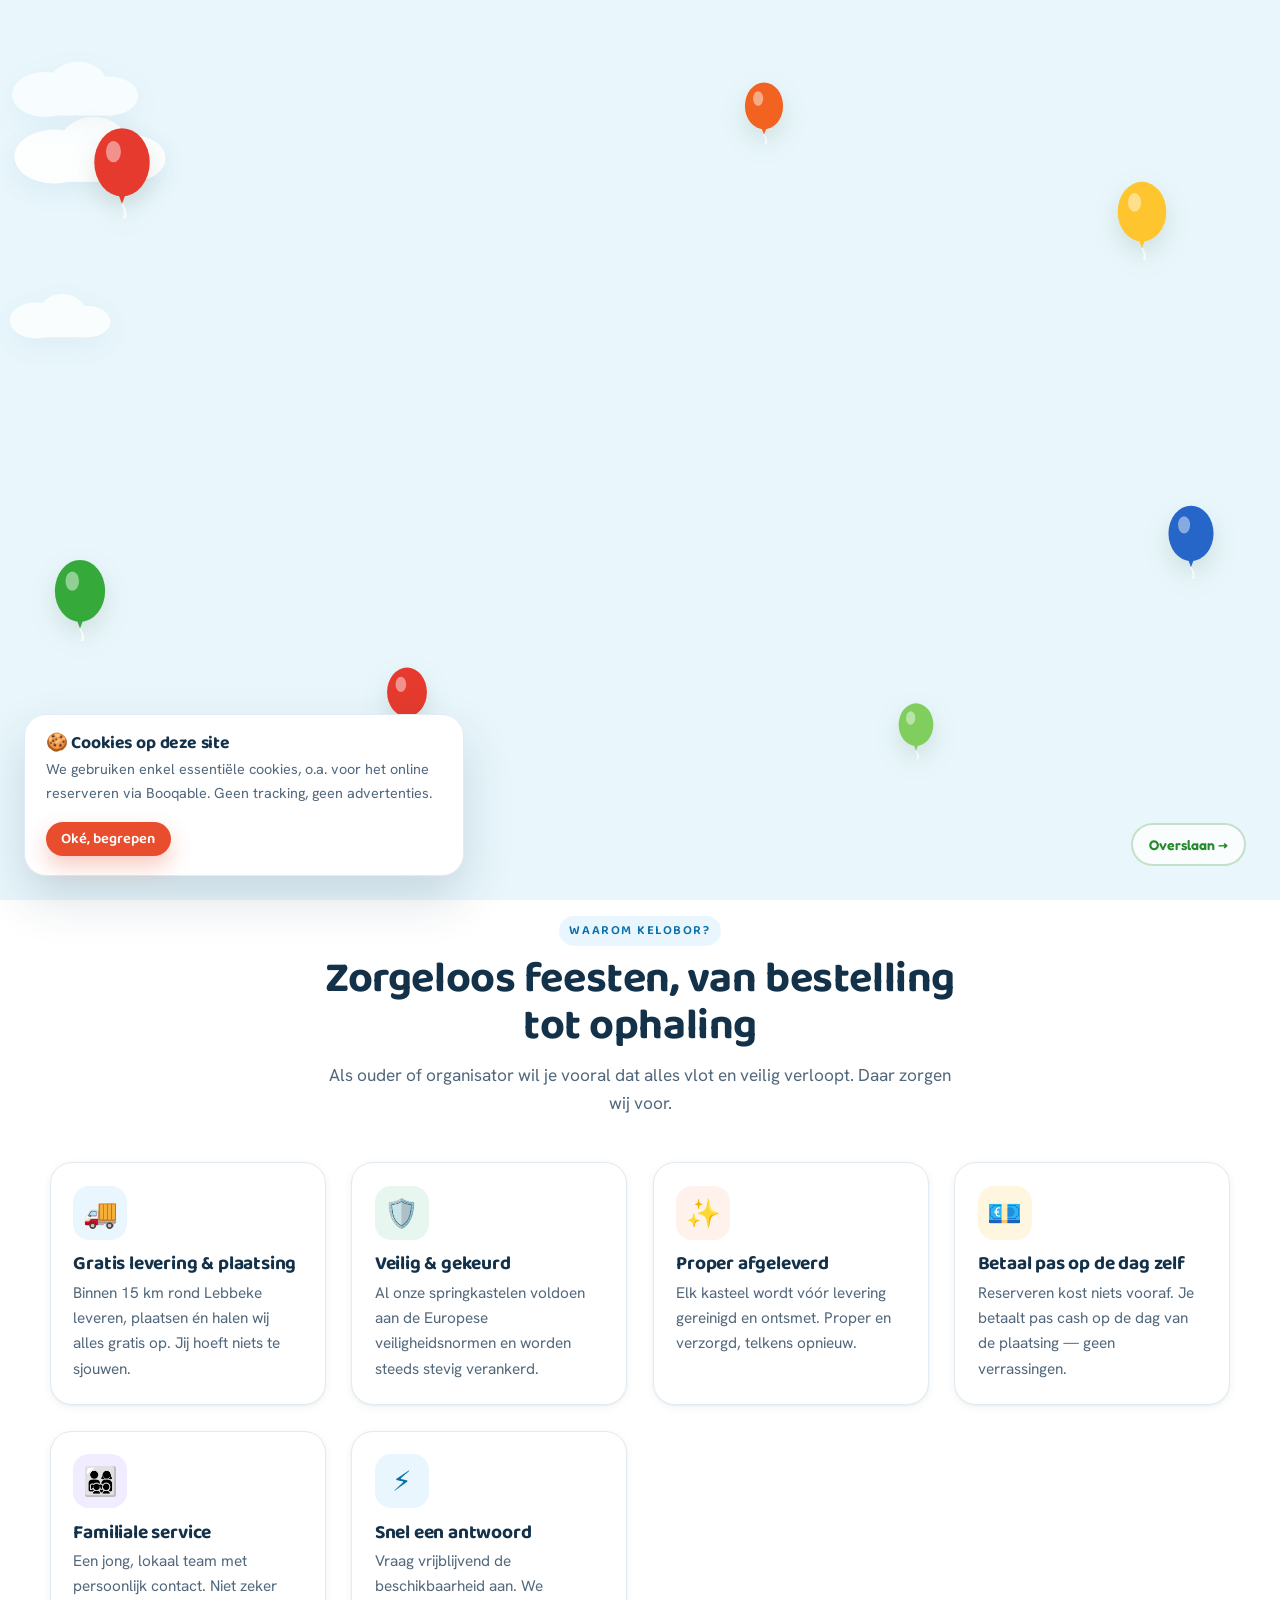
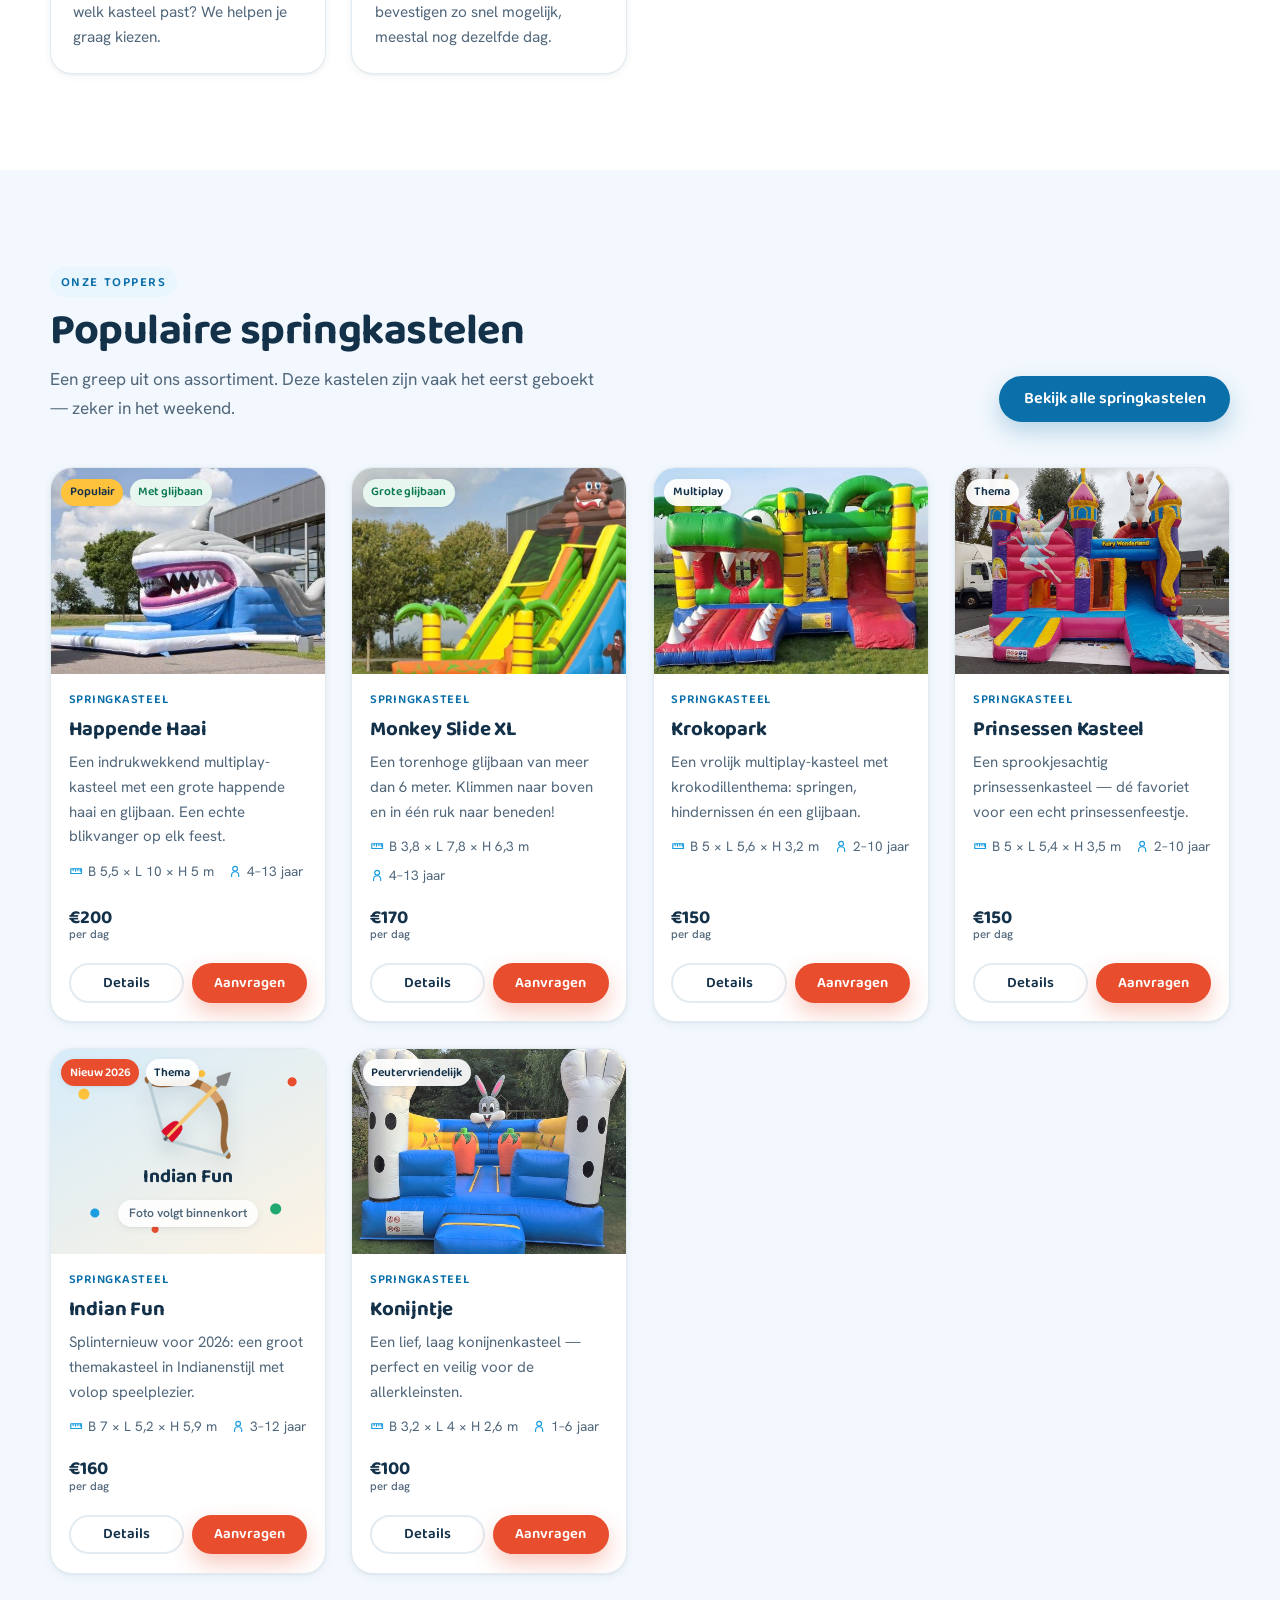
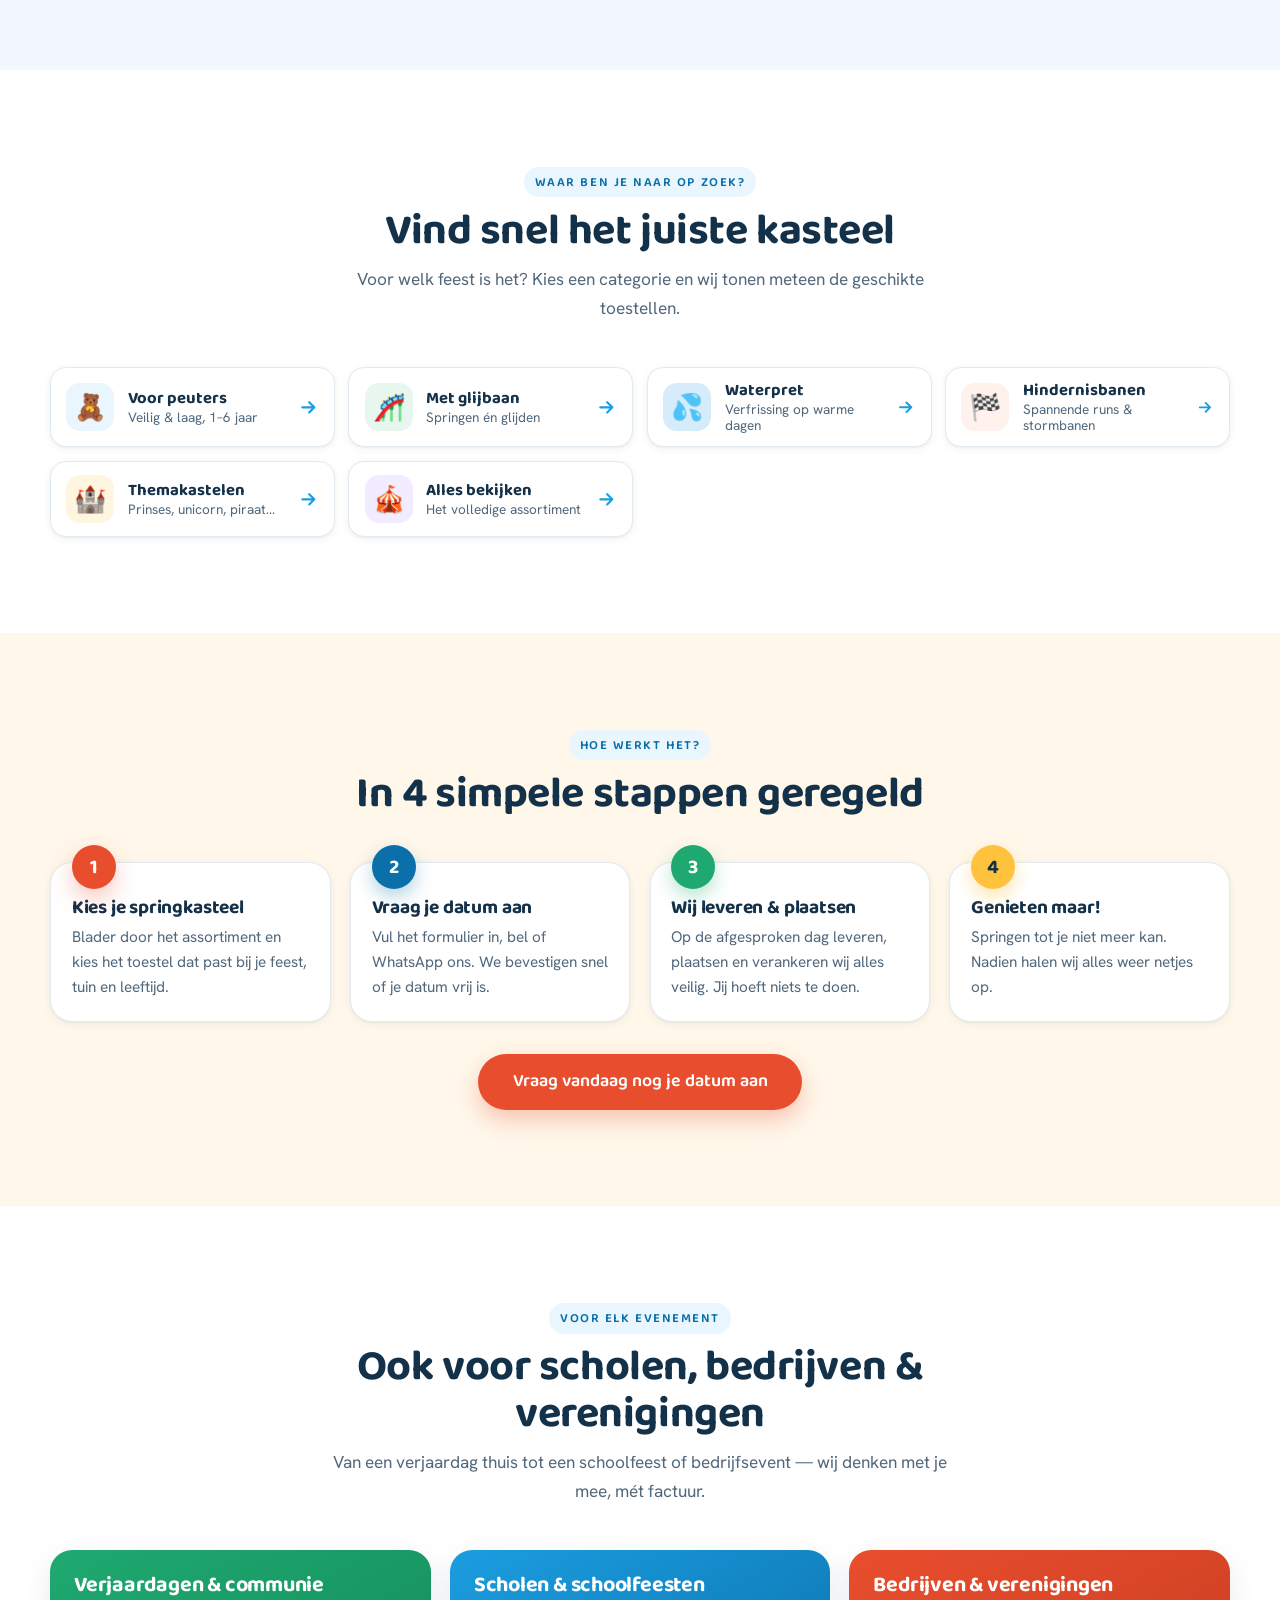
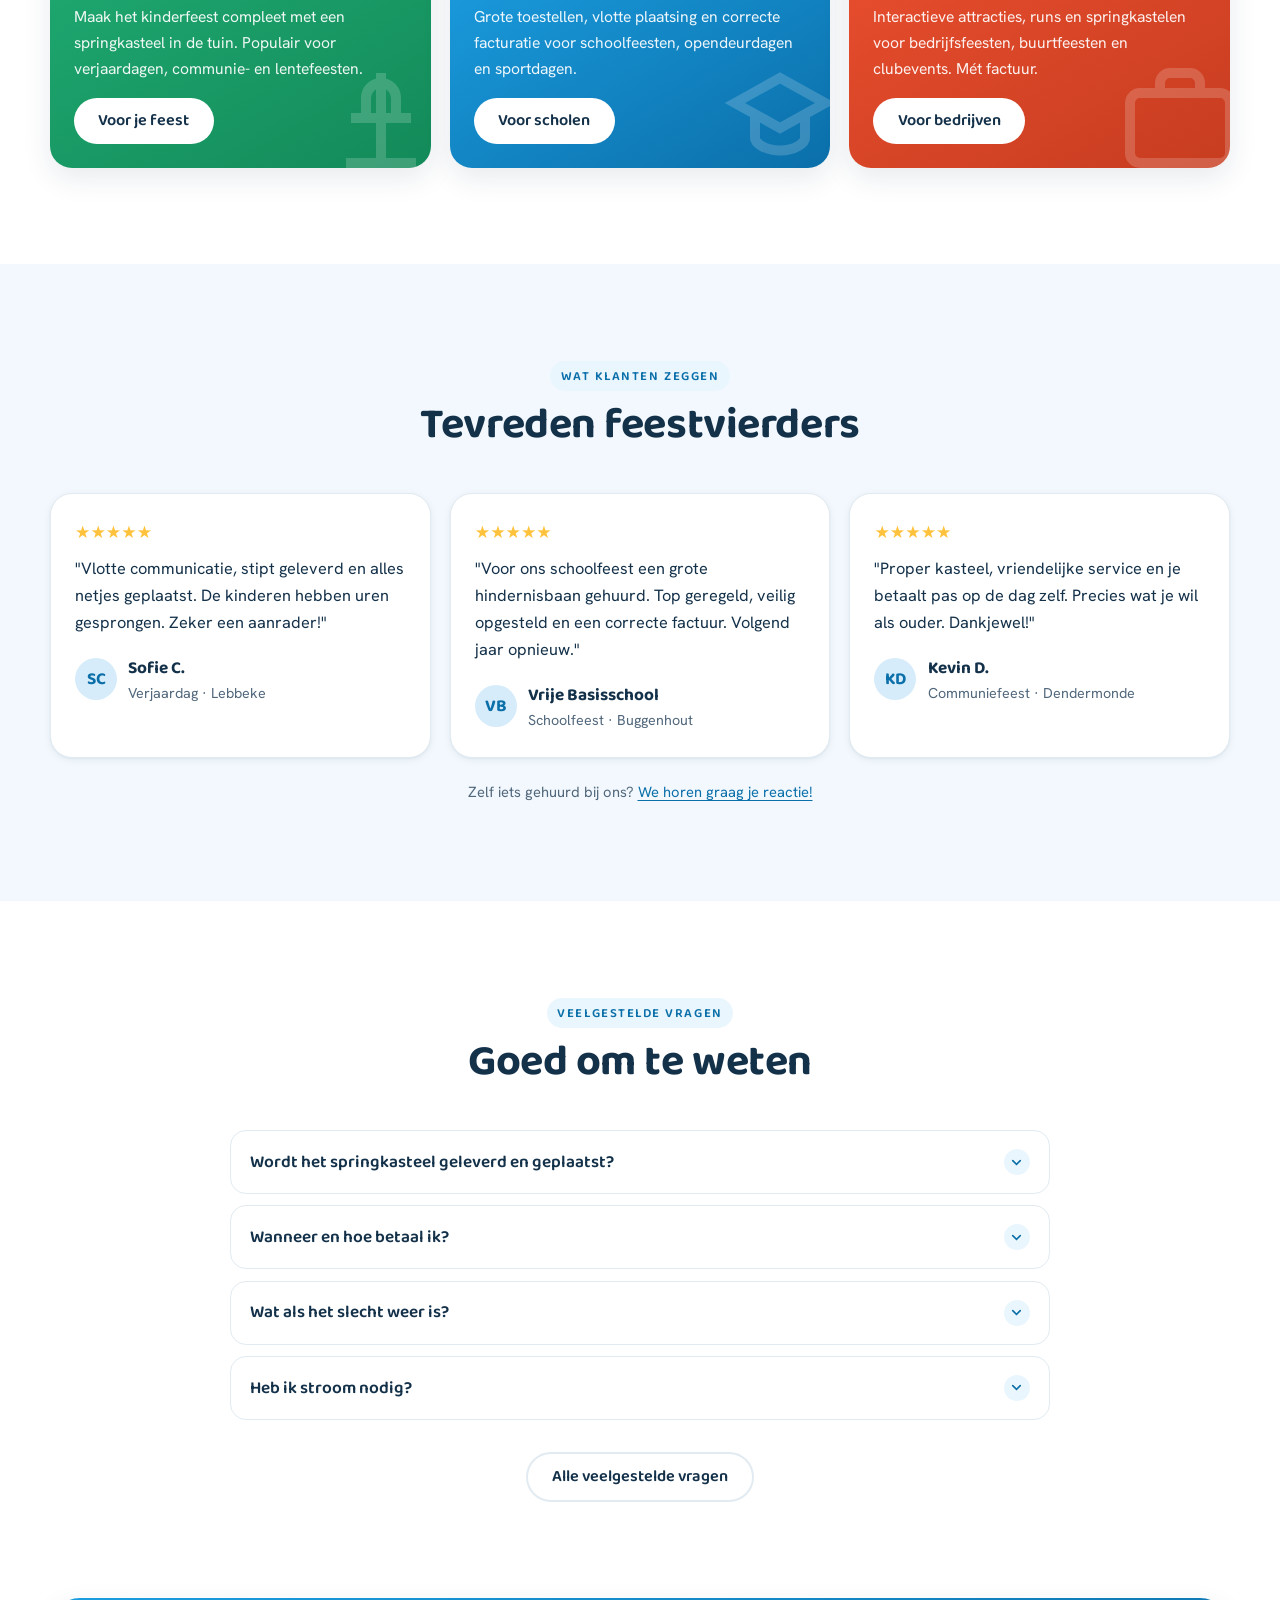
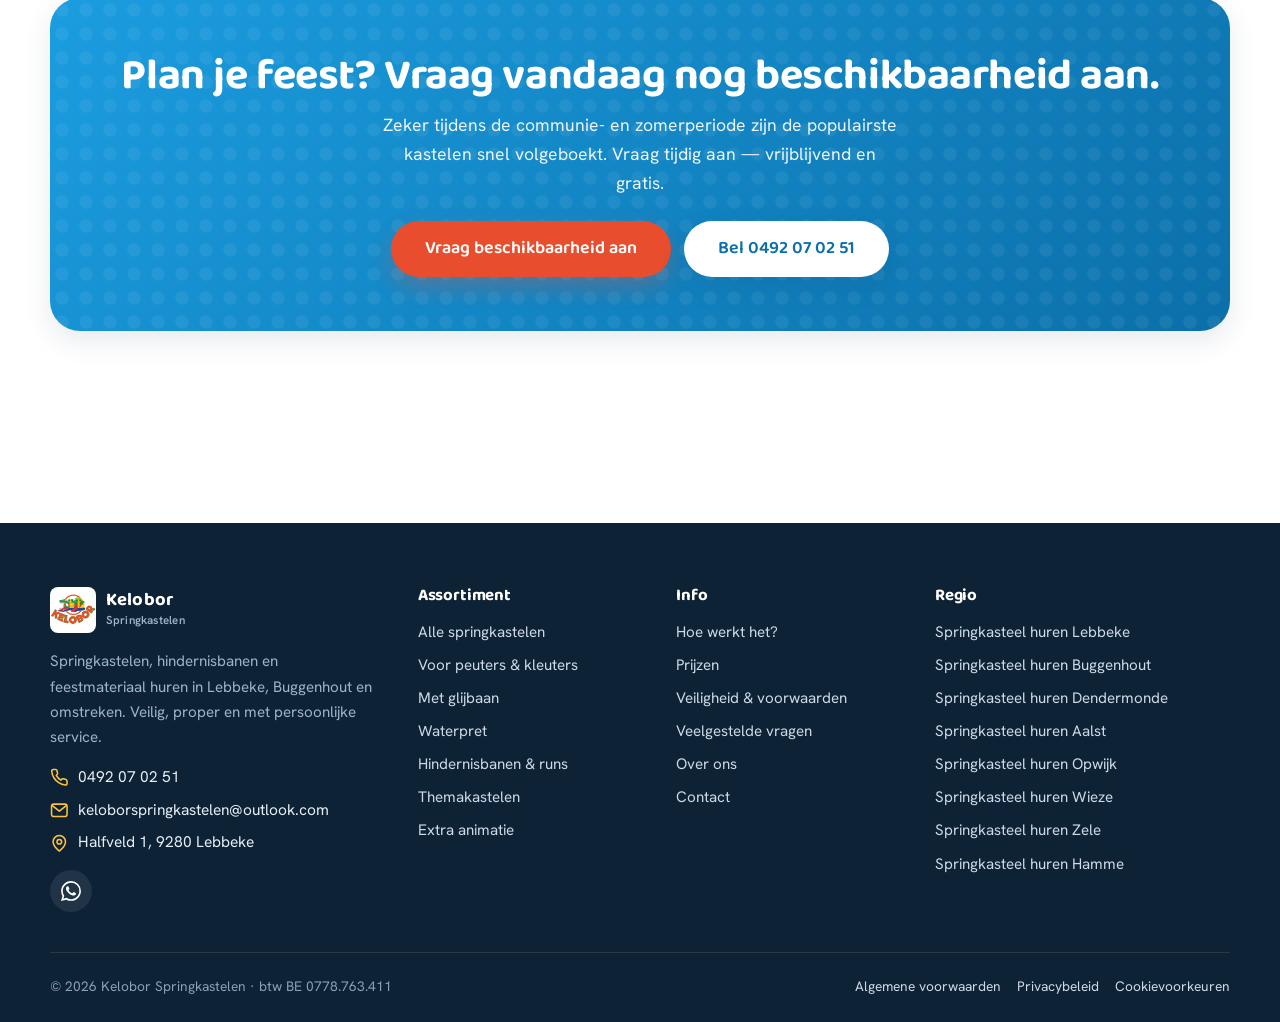
<file: index.html>
<!DOCTYPE html>
<html lang="nl">
<head>
  <meta charset="utf-8">
  <meta name="viewport" content="width=device-width, initial-scale=1">
  <script>/* Laadscherm-voorbeslissing: dek de pagina af vóór de eerste paint (geen contentflits).
     splash.js neemt het over; veiligheidstimer haalt de afdekking weg als er iets misloopt. */
  (function(){try{
    if(matchMedia("(prefers-reduced-motion: reduce)").matches)return;
    if(sessionStorage.getItem("kelobor-splash-seen"))return;
    document.documentElement.classList.add("has-splash");
    setTimeout(function(){document.documentElement.classList.remove("has-splash")},10000);
  }catch(e){}})();</script>
  <title>Springkasteel huren in Lebbeke & Buggenhout | Kelobor Springkastelen</title>
  <meta name="description" content="Springkasteel huren in Lebbeke, Buggenhout en omstreken? Ruime keuze, veilig gekeurd materiaal, gratis levering binnen 15 km en betalen pas op de dag zelf. Vraag vandaag nog de beschikbaarheid aan.">
  <link rel="canonical" href="https://www.keloborspringkastelen.be/">
  <meta name="theme-color" content="#1B9DE0">
  <link rel="icon" href="assets/img/logo.jpg">
  <link rel="apple-touch-icon" href="assets/img/logo.jpg">
  <link rel="manifest" href="site.webmanifest">

  <meta property="og:type" content="website">
  <meta property="og:locale" content="nl_BE">
  <meta property="og:url" content="https://www.keloborspringkastelen.be/">
  <meta property="og:site_name" content="Kelobor Springkastelen">
  <meta property="og:title" content="Springkasteel huren in Lebbeke & Buggenhout | Kelobor Springkastelen">
  <meta property="og:description" content="Ruime keuze springkastelen, hindernisbanen en feestmateriaal. Veilig, proper en met gratis levering binnen 15 km. Betaal pas op de dag zelf.">
  <meta property="og:image" content="https://www.keloborspringkastelen.be/assets/img/gallery/g4.jpg">
  <meta name="twitter:card" content="summary_large_image">

  <link rel="preconnect" href="https://fonts.googleapis.com">
  <link rel="preconnect" href="https://fonts.gstatic.com" crossorigin>
  <link href="https://fonts.googleapis.com/css2?family=Baloo+2:wght@500;600;700;800&family=Hanken+Grotesk:wght@400;500;600;700&display=swap" rel="stylesheet">
  <link rel="stylesheet" href="assets/css/styles.css">

  <script type="application/ld+json">
  {
    "@context": "https://schema.org",
    "@type": "LocalBusiness",
    "@id": "https://www.keloborspringkastelen.be/#business",
    "name": "Kelobor Springkastelen",
    "image": "https://www.keloborspringkastelen.be/assets/img/logo.jpg",
    "url": "https://www.keloborspringkastelen.be/",
    "telephone": "+32492070251",
    "email": "keloborspringkastelen@outlook.com",
    "priceRange": "€€",
    "vatID": "BE0778763411",
    "address": { "@type": "PostalAddress", "streetAddress": "Halfveld 1", "postalCode": "9280", "addressLocality": "Lebbeke", "addressCountry": "BE" },
    "geo": { "@type": "GeoCoordinates", "latitude": 51.0006, "longitude": 4.1331 },
    "areaServed": ["Lebbeke", "Buggenhout", "Dendermonde", "Aalst", "Opwijk", "Wieze", "Zele", "Hamme", "Wetteren", "Bornem"],
    "description": "Verhuur van springkastelen, hindernisbanen, waterspringkastelen, opblaasbare attracties en feestmateriaal in Lebbeke, Buggenhout en omstreken."
  }
  </script>
</head>
<body data-page="home">
  <div data-site-header></div>

  <main id="main">
    <!-- ===== HERO ===== -->
    <section class="hero">
      <div class="container hero__inner">
        <div class="hero__content">
          <span class="eyebrow">Springkastelen &amp; feestplezier · regio Lebbeke–Buggenhout</span>
          <h1>Maak van elk feest een <span class="hl">onvergetelijk</span> feest</h1>
          <p class="hero__sub">Springkastelen, hindernisbanen en feestmateriaal huren in Lebbeke, Buggenhout en omstreken. Wij leveren, plaatsen en halen alles weer op — jij geniet gewoon mee.</p>
          <div class="hero__cta">
            <a class="btn btn--cta btn--lg" href="springkastelen.html">Bekijk springkastelen</a>
            <a class="btn btn--white btn--lg" href="offerte.html">Vraag beschikbaarheid aan</a>
          </div>
          <div class="trust-row">
            <span><svg viewBox="0 0 24 24" fill="none" stroke="currentColor" stroke-width="2.5" stroke-linecap="round" stroke-linejoin="round"><path d="m5 12 5 5 9-10"/></svg> Ruime keuze aan toestellen</span>
            <span><svg viewBox="0 0 24 24" fill="none" stroke="currentColor" stroke-width="2.5" stroke-linecap="round" stroke-linejoin="round"><path d="m5 12 5 5 9-10"/></svg> Voor élk feest, groot of klein</span>
            <span><svg viewBox="0 0 24 24" fill="none" stroke="currentColor" stroke-width="2.5" stroke-linecap="round" stroke-linejoin="round"><path d="m5 12 5 5 9-10"/></svg> Lokaal in Lebbeke &amp; Buggenhout</span>
            <span><svg viewBox="0 0 24 24" fill="none" stroke="currentColor" stroke-width="2.5" stroke-linecap="round" stroke-linejoin="round"><path d="m5 12 5 5 9-10"/></svg> Vrijblijvend aanvragen</span>
          </div>
        </div>
        <div class="hero__media" data-reveal>
          <img class="hero__img" src="assets/img/gallery/g4.jpg" alt="Kinderen spelen op een springkasteel van Kelobor tijdens een feest" width="640" height="540" fetchpriority="high">
          <div class="float-card fc-1"><span class="ic" style="background:var(--sun);color:#7a5500">★</span><span>Lokale topservice<small>persoonlijk &amp; flexibel</small></span></div>
          <div class="float-card fc-2"><span class="ic" style="background:var(--mint)">✓</span><span>Gratis levering<small>binnen 15 km</small></span></div>
        </div>
      </div>
      <svg class="wave" viewBox="0 0 1440 70" preserveAspectRatio="none" aria-hidden="true"><path fill="currentColor" d="M0 36c240 44 480-16 720 4s480 56 720 8v22H0z"/></svg>
    </section>

    <!-- ===== USP ===== -->
    <section class="section" style="padding-top:clamp(1rem,3vw,2rem)">
      <div class="container">
        <div class="section-head section-head--center">
          <span class="eyebrow">Waarom Kelobor?</span>
          <h2>Zorgeloos feesten, van bestelling tot ophaling</h2>
          <p>Als ouder of organisator wil je vooral dat alles vlot en veilig verloopt. Daar zorgen wij voor.</p>
        </div>
        <div class="usp-grid" data-reveal-stagger>
          <div class="usp"><div class="usp__icon"><span class="usp-emoji" aria-hidden="true">&#128666;</span></div><h3>Gratis levering &amp; plaatsing</h3><p>Binnen 15 km rond Lebbeke leveren, plaatsen én halen wij alles gratis op. Jij hoeft niets te sjouwen.</p></div>
          <div class="usp"><div class="usp__icon"><span class="usp-emoji" aria-hidden="true">&#128737;&#65039;</span></div><h3>Veilig &amp; gekeurd</h3><p>Al onze springkastelen voldoen aan de Europese veiligheidsnormen en worden steeds stevig verankerd.</p></div>
          <div class="usp"><div class="usp__icon"><span class="usp-emoji" aria-hidden="true">&#10024;</span></div><h3>Proper afgeleverd</h3><p>Elk kasteel wordt vóór levering gereinigd en ontsmet. Proper en verzorgd, telkens opnieuw.</p></div>
          <div class="usp"><div class="usp__icon"><span class="usp-emoji" aria-hidden="true">&#128182;</span></div><h3>Betaal pas op de dag zelf</h3><p>Reserveren kost niets vooraf. Je betaalt pas cash op de dag van de plaatsing — geen verrassingen.</p></div>
          <div class="usp"><div class="usp__icon"><span class="usp-emoji" aria-hidden="true">&#128104;&#8205;&#128105;&#8205;&#128103;&#8205;&#128102;</span></div><h3>Familiale service</h3><p>Een jong, lokaal team met persoonlijk contact. Niet zeker welk kasteel past? We helpen je graag kiezen.</p></div>
          <div class="usp"><div class="usp__icon"><span class="usp-emoji" aria-hidden="true">&#9889;</span></div><h3>Snel een antwoord</h3><p>Vraag vrijblijvend de beschikbaarheid aan. We bevestigen zo snel mogelijk, meestal nog dezelfde dag.</p></div>
        </div>
      </div>
    </section>

    <!-- ===== POPULAIRE SPRINGKASTELEN ===== -->
    <section class="section section--soft">
      <div class="container">
        <div class="section-head" style="display:flex;flex-wrap:wrap;justify-content:space-between;align-items:end;gap:1rem;max-width:none">
          <div style="max-width:560px">
            <span class="eyebrow">Onze toppers</span>
            <h2>Populaire springkastelen</h2>
            <p>Een greep uit ons assortiment. Deze kastelen zijn vaak het eerst geboekt — zeker in het weekend.</p>
          </div>
          <a class="btn btn--sky" href="springkastelen.html">Bekijk alle springkastelen</a>
        </div>
        <div class="card-grid" data-popular-grid data-reveal></div>
      </div>
    </section>

    <!-- ===== VIND SNEL HET JUISTE KASTEEL ===== -->
    <section class="section">
      <div class="container">
        <div class="section-head section-head--center">
          <span class="eyebrow">Waar ben je naar op zoek?</span>
          <h2>Vind snel het juiste kasteel</h2>
          <p>Voor welk feest is het? Kies een categorie en wij tonen meteen de geschikte toestellen.</p>
        </div>
        <div class="cat-tiles" data-reveal-stagger>
          <a class="cat-tile" href="categorie.html?c=peuters"><span class="cat-tile__ic"><span class="cat-emoji" aria-hidden="true">&#129528;</span></span><span class="cat-tile__tx"><b>Voor peuters</b><small>Veilig &amp; laag, 1–6 jaar</small></span><span class="go"><svg viewBox="0 0 24 24" fill="none" stroke="currentColor" stroke-width="2.5" stroke-linecap="round" stroke-linejoin="round"><path d="M5 12h14M13 6l6 6-6 6"/></svg></span></a>
          <a class="cat-tile" href="categorie.html?c=met-glijbaan"><span class="cat-tile__ic"><span class="cat-emoji" aria-hidden="true">&#127906;</span></span><span class="cat-tile__tx"><b>Met glijbaan</b><small>Springen én glijden</small></span><span class="go"><svg viewBox="0 0 24 24" fill="none" stroke="currentColor" stroke-width="2.5" stroke-linecap="round" stroke-linejoin="round"><path d="M5 12h14M13 6l6 6-6 6"/></svg></span></a>
          <a class="cat-tile" href="categorie.html?c=waterspringkastelen"><span class="cat-tile__ic"><span class="cat-emoji" aria-hidden="true">&#128166;</span></span><span class="cat-tile__tx"><b>Waterpret</b><small>Verfrissing op warme dagen</small></span><span class="go"><svg viewBox="0 0 24 24" fill="none" stroke="currentColor" stroke-width="2.5" stroke-linecap="round" stroke-linejoin="round"><path d="M5 12h14M13 6l6 6-6 6"/></svg></span></a>
          <a class="cat-tile" href="categorie.html?c=hindernisbanen"><span class="cat-tile__ic"><span class="cat-emoji" aria-hidden="true">&#127937;</span></span><span class="cat-tile__tx"><b>Hindernisbanen</b><small>Spannende runs &amp; stormbanen</small></span><span class="go"><svg viewBox="0 0 24 24" fill="none" stroke="currentColor" stroke-width="2.5" stroke-linecap="round" stroke-linejoin="round"><path d="M5 12h14M13 6l6 6-6 6"/></svg></span></a>
          <a class="cat-tile" href="categorie.html?c=thema"><span class="cat-tile__ic"><span class="cat-emoji" aria-hidden="true">&#127984;</span></span><span class="cat-tile__tx"><b>Themakastelen</b><small>Prinses, unicorn, piraat…</small></span><span class="go"><svg viewBox="0 0 24 24" fill="none" stroke="currentColor" stroke-width="2.5" stroke-linecap="round" stroke-linejoin="round"><path d="M5 12h14M13 6l6 6-6 6"/></svg></span></a>
          <a class="cat-tile" href="springkastelen.html"><span class="cat-tile__ic"><span class="cat-emoji" aria-hidden="true">&#127914;</span></span><span class="cat-tile__tx"><b>Alles bekijken</b><small>Het volledige assortiment</small></span><span class="go"><svg viewBox="0 0 24 24" fill="none" stroke="currentColor" stroke-width="2.5" stroke-linecap="round" stroke-linejoin="round"><path d="M5 12h14M13 6l6 6-6 6"/></svg></span></a>
        </div>
      </div>
    </section>

    <!-- ===== STAPPENPLAN ===== -->
    <section class="section section--cream">
      <div class="container">
        <div class="section-head section-head--center">
          <span class="eyebrow">Hoe werkt het?</span>
          <h2>In 4 simpele stappen geregeld</h2>
        </div>
        <div class="steps" data-reveal-stagger style="margin-top:2rem">
          <div class="step"><span class="step__num">1</span><h3>Kies je springkasteel</h3><p>Blader door het assortiment en kies het toestel dat past bij je feest, tuin en leeftijd.</p></div>
          <div class="step"><span class="step__num">2</span><h3>Vraag je datum aan</h3><p>Vul het formulier in, bel of WhatsApp ons. We bevestigen snel of je datum vrij is.</p></div>
          <div class="step"><span class="step__num">3</span><h3>Wij leveren &amp; plaatsen</h3><p>Op de afgesproken dag leveren, plaatsen en verankeren wij alles veilig. Jij hoeft niets te doen.</p></div>
          <div class="step"><span class="step__num">4</span><h3>Genieten maar!</h3><p>Springen tot je niet meer kan. Nadien halen wij alles weer netjes op.</p></div>
        </div>
        <div class="center mt-2"><a class="btn btn--cta btn--lg" href="offerte.html">Vraag vandaag nog je datum aan</a></div>
      </div>
    </section>

    <!-- ===== DOELGROEPEN ===== -->
    <section class="section">
      <div class="container">
        <div class="section-head section-head--center">
          <span class="eyebrow">Voor elk evenement</span>
          <h2>Ook voor scholen, bedrijven &amp; verenigingen</h2>
          <p>Van een verjaardag thuis tot een schoolfeest of bedrijfsevent — wij denken met je mee, mét factuur.</p>
        </div>
        <div class="audience-grid" data-reveal-stagger>
          <div class="audience audience--feest"><h3>Verjaardagen &amp; communie</h3><p>Maak het kinderfeest compleet met een springkasteel in de tuin. Populair voor verjaardagen, communie- en lentefeesten.</p><a class="btn" href="categorie.html?c=verjaardag">Voor je feest</a><span class="audience__ic"><svg viewBox="0 0 24 24" fill="none" stroke="currentColor" stroke-width="2"><path d="M12 3v18M5 21h14M6 12h12M9 12V8a3 3 0 0 1 6 0v4"/></svg></span></div>
          <div class="audience audience--school"><h3>Scholen &amp; schoolfeesten</h3><p>Grote toestellen, vlotte plaatsing en correcte facturatie voor schoolfeesten, opendeurdagen en sportdagen.</p><a class="btn" href="categorie.html?c=scholen">Voor scholen</a><span class="audience__ic"><svg viewBox="0 0 24 24" fill="none" stroke="currentColor" stroke-width="2"><path d="m3 9 9-5 9 5-9 5-9-5Z"/><path d="M7 11v5c0 1 2 2.5 5 2.5s5-1.5 5-2.5v-5"/></svg></span></div>
          <div class="audience audience--bedrijf"><h3>Bedrijven &amp; verenigingen</h3><p>Interactieve attracties, runs en springkastelen voor bedrijfsfeesten, buurtfeesten en clubevents. Mét factuur.</p><a class="btn" href="categorie.html?c=bedrijven">Voor bedrijven</a><span class="audience__ic"><svg viewBox="0 0 24 24" fill="none" stroke="currentColor" stroke-width="2"><rect x="2" y="7" width="20" height="14" rx="2"/><path d="M8 7V5a2 2 0 0 1 2-2h4a2 2 0 0 1 2 2v2"/></svg></span></div>
        </div>
      </div>
    </section>

    <!-- ===== REVIEWS (vervang door echte klantreacties) ===== -->
    <section class="section section--soft">
      <div class="container">
        <div class="section-head section-head--center">
          <span class="eyebrow">Wat klanten zeggen</span>
          <h2>Tevreden feestvierders</h2>
        </div>
        <div class="reviews" data-reveal-stagger>
          <div class="review"><div class="review__stars">★★★★★</div><p>"Vlotte communicatie, stipt geleverd en alles netjes geplaatst. De kinderen hebben uren gesprongen. Zeker een aanrader!"</p><div class="review__who"><span class="review__av">SC</span><div><b>Sofie C.</b><small>Verjaardag · Lebbeke</small></div></div></div>
          <div class="review"><div class="review__stars">★★★★★</div><p>"Voor ons schoolfeest een grote hindernisbaan gehuurd. Top geregeld, veilig opgesteld en een correcte factuur. Volgend jaar opnieuw."</p><div class="review__who"><span class="review__av">VB</span><div><b>Vrije Basisschool</b><small>Schoolfeest · Buggenhout</small></div></div></div>
          <div class="review"><div class="review__stars">★★★★★</div><p>"Proper kasteel, vriendelijke service en je betaalt pas op de dag zelf. Precies wat je wil als ouder. Dankjewel!"</p><div class="review__who"><span class="review__av">KD</span><div><b>Kevin D.</b><small>Communiefeest · Dendermonde</small></div></div></div>
        </div>
        <!-- TODO vóór livegang: vervang de 3 voorbeeldreviews hierboven door echte klantreacties (bv. via Google of Facebook). -->
        <p class="center" style="font-size:.92rem;color:var(--ink-2);margin-top:1.4rem">Zelf iets gehuurd bij ons? <a href="contact.html">We horen graag je reactie!</a></p>
      </div>
    </section>

    <!-- ===== FAQ ===== -->
    <section class="section">
      <div class="container container--narrow">
        <div class="section-head section-head--center">
          <span class="eyebrow">Veelgestelde vragen</span>
          <h2>Goed om te weten</h2>
        </div>
        <div class="faq">
          <details class="faq__item"><summary class="faq__q">Wordt het springkasteel geleverd en geplaatst? <span class="chev"><svg viewBox="0 0 24 24" fill="none" stroke="currentColor" stroke-width="2.5" stroke-linecap="round"><path d="m6 9 6 6 6-6"/></svg></span></summary><div class="faq__a"><p>Ja. Wij leveren, plaatsen, verankeren én halen alles weer op. Binnen 15 km rond Lebbeke is dat volledig gratis. Daarbuiten rekenen we een beperkte kilometervergoeding.</p></div></details>
          <details class="faq__item"><summary class="faq__q">Wanneer en hoe betaal ik? <span class="chev"><svg viewBox="0 0 24 24" fill="none" stroke="currentColor" stroke-width="2.5" stroke-linecap="round"><path d="m6 9 6 6 6-6"/></svg></span></summary><div class="faq__a"><p>Je betaalt pas op de dag van de plaatsing, cash. Reserveren kost dus niets vooraf. Alle vermelde prijzen zijn per dag en inclusief btw.</p></div></details>
          <details class="faq__item"><summary class="faq__q">Wat als het slecht weer is? <span class="chev"><svg viewBox="0 0 24 24" fill="none" stroke="currentColor" stroke-width="2.5" stroke-linecap="round"><path d="m6 9 6 6 6-6"/></svg></span></summary><div class="faq__a"><p>Een beetje regen is geen probleem: een nat kasteel kan gewoon gebruikt worden en droogt vanzelf op. Bij onweer of windkracht 5 Beaufort of meer mag het niet gebruikt worden. Bij slecht weer kan je tot de dag vóór de verhuur kosteloos annuleren.</p></div></details>
          <details class="faq__item"><summary class="faq__q">Heb ik stroom nodig? <span class="chev"><svg viewBox="0 0 24 24" fill="none" stroke="currentColor" stroke-width="2.5" stroke-linecap="round"><path d="m6 9 6 6 6-6"/></svg></span></summary><div class="faq__a"><p>Ja, een gewoon stopcontact (230V) binnen een 25-tal meter volstaat. De blower moet permanent blijven draaien. Stroomkabels en grondzeil voorzien wij.</p></div></details>
        </div>
        <div class="center mt-2"><a class="btn btn--ghost" href="veelgestelde-vragen.html">Alle veelgestelde vragen</a></div>
      </div>
    </section>

    <!-- ===== CTA-BAND ===== -->
    <section class="section" style="padding-top:0">
      <div class="container">
        <div class="cta-band" data-reveal>
          <h2>Plan je feest? Vraag vandaag nog beschikbaarheid aan.</h2>
          <p>Zeker tijdens de communie- en zomerperiode zijn de populairste kastelen snel volgeboekt. Vraag tijdig aan — vrijblijvend en gratis.</p>
          <div class="hero__cta">
            <a class="btn btn--cta btn--lg" href="offerte.html">Vraag beschikbaarheid aan</a>
            <a class="btn btn--white btn--lg" href="tel:+32492070251">Bel 0492 07 02 51</a>
          </div>
        </div>
      </div>
    </section>
  </main>

  <footer class="site-footer" data-site-footer></footer>

  <script src="assets/js/data.js"></script>
  <script src="assets/js/main.js"></script>
  <script src="assets/js/catalog.js"></script>
  <script src="assets/js/splash.js"></script>
</body>
</html>
</file>
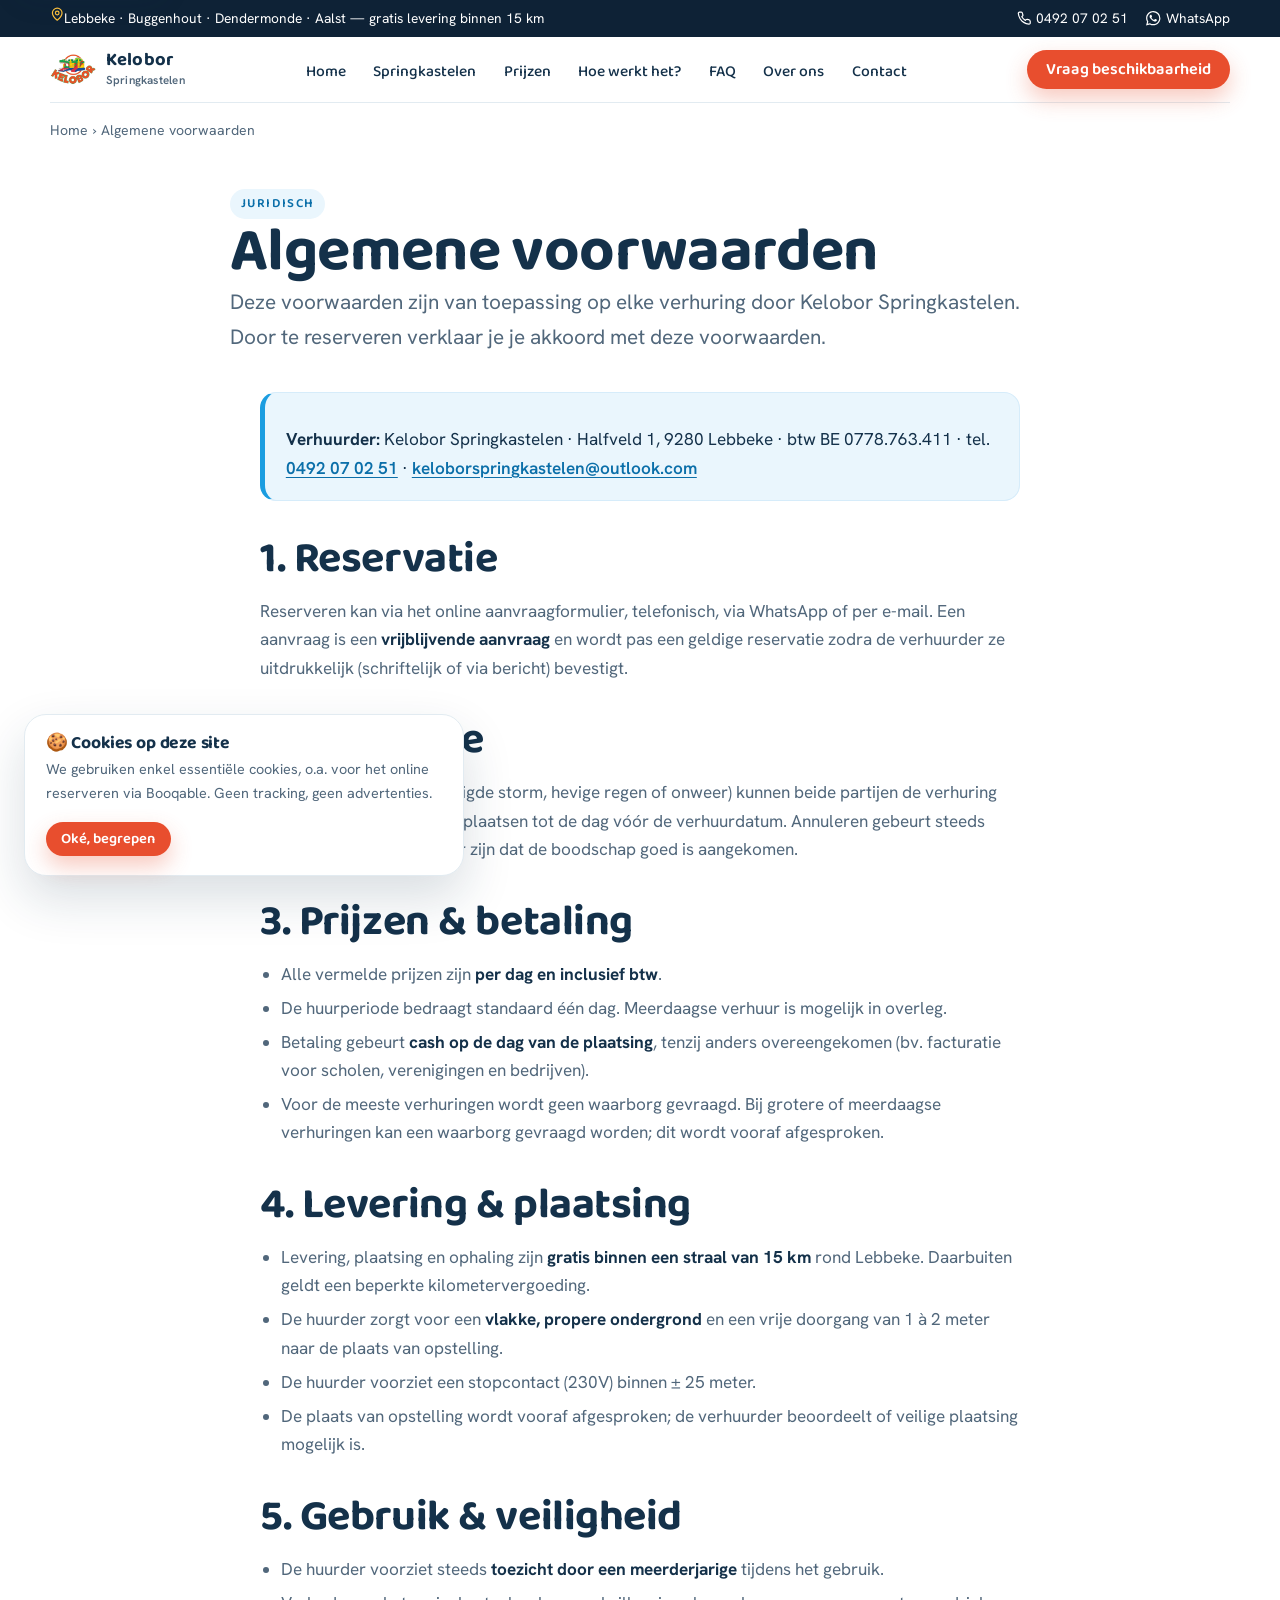
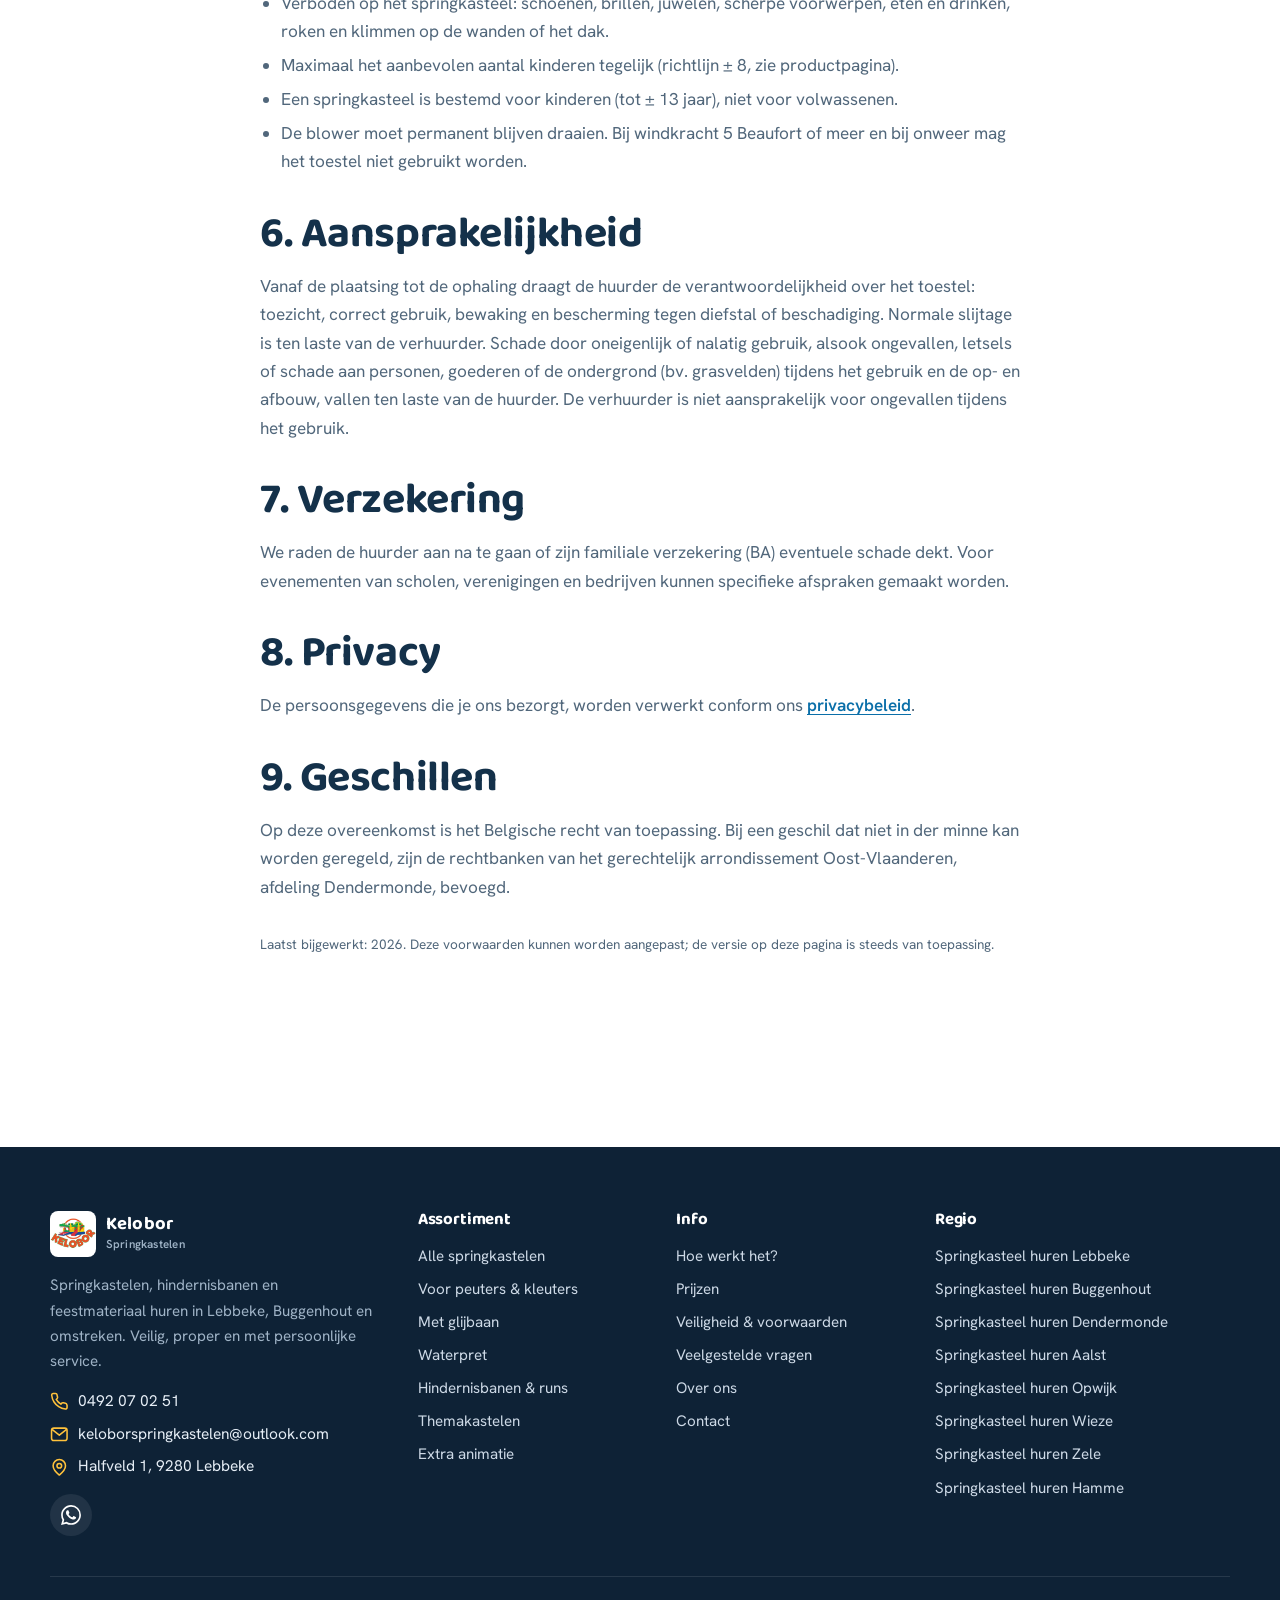
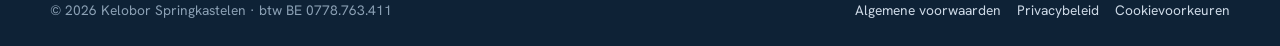
<file: algemene-voorwaarden.html>
<!DOCTYPE html>
<html lang="nl">
<head>
  <meta charset="utf-8">
  <meta name="viewport" content="width=device-width, initial-scale=1">
  <title>Algemene voorwaarden | Kelobor Springkastelen</title>
  <meta name="description" content="De algemene voorwaarden van Kelobor Springkastelen: reservatie, annulatie, betaling, levering en plaatsing, gebruik, aansprakelijkheid en geschillen.">
  <link rel="canonical" href="https://www.keloborspringkastelen.be/algemene-voorwaarden.html">
  <link rel="icon" href="assets/img/logo.jpg">
  <meta name="theme-color" content="#1B9DE0">
  <meta name="robots" content="index,follow">
  <link rel="preconnect" href="https://fonts.googleapis.com">
  <link rel="preconnect" href="https://fonts.gstatic.com" crossorigin>
  <link href="https://fonts.googleapis.com/css2?family=Baloo+2:wght@500;600;700;800&family=Hanken+Grotesk:wght@400;500;600;700&display=swap" rel="stylesheet">
  <link rel="stylesheet" href="assets/css/styles.css">
</head>
<body data-page="">
  <div data-site-header></div>
  <main id="main">
    <div class="container"><nav class="breadcrumb"><a href="index.html">Home</a> › <span>Algemene voorwaarden</span></nav></div>

    <section class="page-head">
      <div class="container container--narrow">
        <span class="eyebrow">Juridisch</span>
        <h1>Algemene voorwaarden</h1>
        <p class="lead">Deze voorwaarden zijn van toepassing op elke verhuring door Kelobor Springkastelen. Door te reserveren verklaar je je akkoord met deze voorwaarden.</p>
      </div>
    </section>

    <section class="section" style="padding-top:1rem">
      <div class="container container--narrow prose">
        <div class="callout callout--sky"><p><strong>Verhuurder:</strong> Kelobor Springkastelen · Halfveld 1, 9280 Lebbeke · btw BE 0778.763.411 · tel. <a href="tel:+32492070251">0492 07 02 51</a> · <a href="mailto:keloborspringkastelen@outlook.com">keloborspringkastelen@outlook.com</a></p></div>

        <h2>1. Reservatie</h2>
        <p>Reserveren kan via het online aanvraagformulier, telefonisch, via WhatsApp of per e-mail. Een aanvraag is een <strong>vrijblijvende aanvraag</strong> en wordt pas een geldige reservatie zodra de verhuurder ze uitdrukkelijk (schriftelijk of via bericht) bevestigt.</p>

        <h2>2. Annulatie</h2>
        <p>Bij <strong>slecht weer</strong> (aangekondigde storm, hevige regen of onweer) kunnen beide partijen de verhuring kosteloos annuleren of verplaatsen tot de dag vóór de verhuurdatum. Annuleren gebeurt steeds telefonisch, zodat we zeker zijn dat de boodschap goed is aangekomen.</p>

        <h2>3. Prijzen &amp; betaling</h2>
        <ul>
          <li>Alle vermelde prijzen zijn <strong>per dag en inclusief btw</strong>.</li>
          <li>De huurperiode bedraagt standaard één dag. Meerdaagse verhuur is mogelijk in overleg.</li>
          <li>Betaling gebeurt <strong>cash op de dag van de plaatsing</strong>, tenzij anders overeengekomen (bv. facturatie voor scholen, verenigingen en bedrijven).</li>
          <li>Voor de meeste verhuringen wordt geen waarborg gevraagd. Bij grotere of meerdaagse verhuringen kan een waarborg gevraagd worden; dit wordt vooraf afgesproken.</li>
        </ul>

        <h2>4. Levering &amp; plaatsing</h2>
        <ul>
          <li>Levering, plaatsing en ophaling zijn <strong>gratis binnen een straal van 15 km</strong> rond Lebbeke. Daarbuiten geldt een beperkte kilometervergoeding.</li>
          <li>De huurder zorgt voor een <strong>vlakke, propere ondergrond</strong> en een vrije doorgang van 1 à 2 meter naar de plaats van opstelling.</li>
          <li>De huurder voorziet een stopcontact (230V) binnen ± 25 meter.</li>
          <li>De plaats van opstelling wordt vooraf afgesproken; de verhuurder beoordeelt of veilige plaatsing mogelijk is.</li>
        </ul>

        <h2>5. Gebruik &amp; veiligheid</h2>
        <ul>
          <li>De huurder voorziet steeds <strong>toezicht door een meerderjarige</strong> tijdens het gebruik.</li>
          <li>Verboden op het springkasteel: schoenen, brillen, juwelen, scherpe voorwerpen, eten en drinken, roken en klimmen op de wanden of het dak.</li>
          <li>Maximaal het aanbevolen aantal kinderen tegelijk (richtlijn ± 8, zie productpagina).</li>
          <li>Een springkasteel is bestemd voor kinderen (tot ± 13 jaar), niet voor volwassenen.</li>
          <li>De blower moet permanent blijven draaien. Bij windkracht 5 Beaufort of meer en bij onweer mag het toestel niet gebruikt worden.</li>
        </ul>

        <h2>6. Aansprakelijkheid</h2>
        <p>Vanaf de plaatsing tot de ophaling draagt de huurder de verantwoordelijkheid over het toestel: toezicht, correct gebruik, bewaking en bescherming tegen diefstal of beschadiging. Normale slijtage is ten laste van de verhuurder. Schade door oneigenlijk of nalatig gebruik, alsook ongevallen, letsels of schade aan personen, goederen of de ondergrond (bv. grasvelden) tijdens het gebruik en de op- en afbouw, vallen ten laste van de huurder. De verhuurder is niet aansprakelijk voor ongevallen tijdens het gebruik.</p>

        <h2>7. Verzekering</h2>
        <p>We raden de huurder aan na te gaan of zijn familiale verzekering (BA) eventuele schade dekt. Voor evenementen van scholen, verenigingen en bedrijven kunnen specifieke afspraken gemaakt worden.</p>

        <h2>8. Privacy</h2>
        <p>De persoonsgegevens die je ons bezorgt, worden verwerkt conform ons <a href="privacybeleid.html">privacybeleid</a>.</p>

        <h2>9. Geschillen</h2>
        <p>Op deze overeenkomst is het Belgische recht van toepassing. Bij een geschil dat niet in der minne kan worden geregeld, zijn de rechtbanken van het gerechtelijk arrondissement Oost-Vlaanderen, afdeling Dendermonde, bevoegd.</p>

        <p style="font-size:.85rem;color:var(--ink-2);margin-top:2rem">Laatst bijgewerkt: 2026. Deze voorwaarden kunnen worden aangepast; de versie op deze pagina is steeds van toepassing.</p>
      </div>
    </section>
  </main>
  <footer class="site-footer" data-site-footer></footer>
  <script src="assets/js/data.js"></script>
  <script src="assets/js/main.js"></script>
  <script src="assets/js/catalog.js"></script>
</body>
</html>
</file>
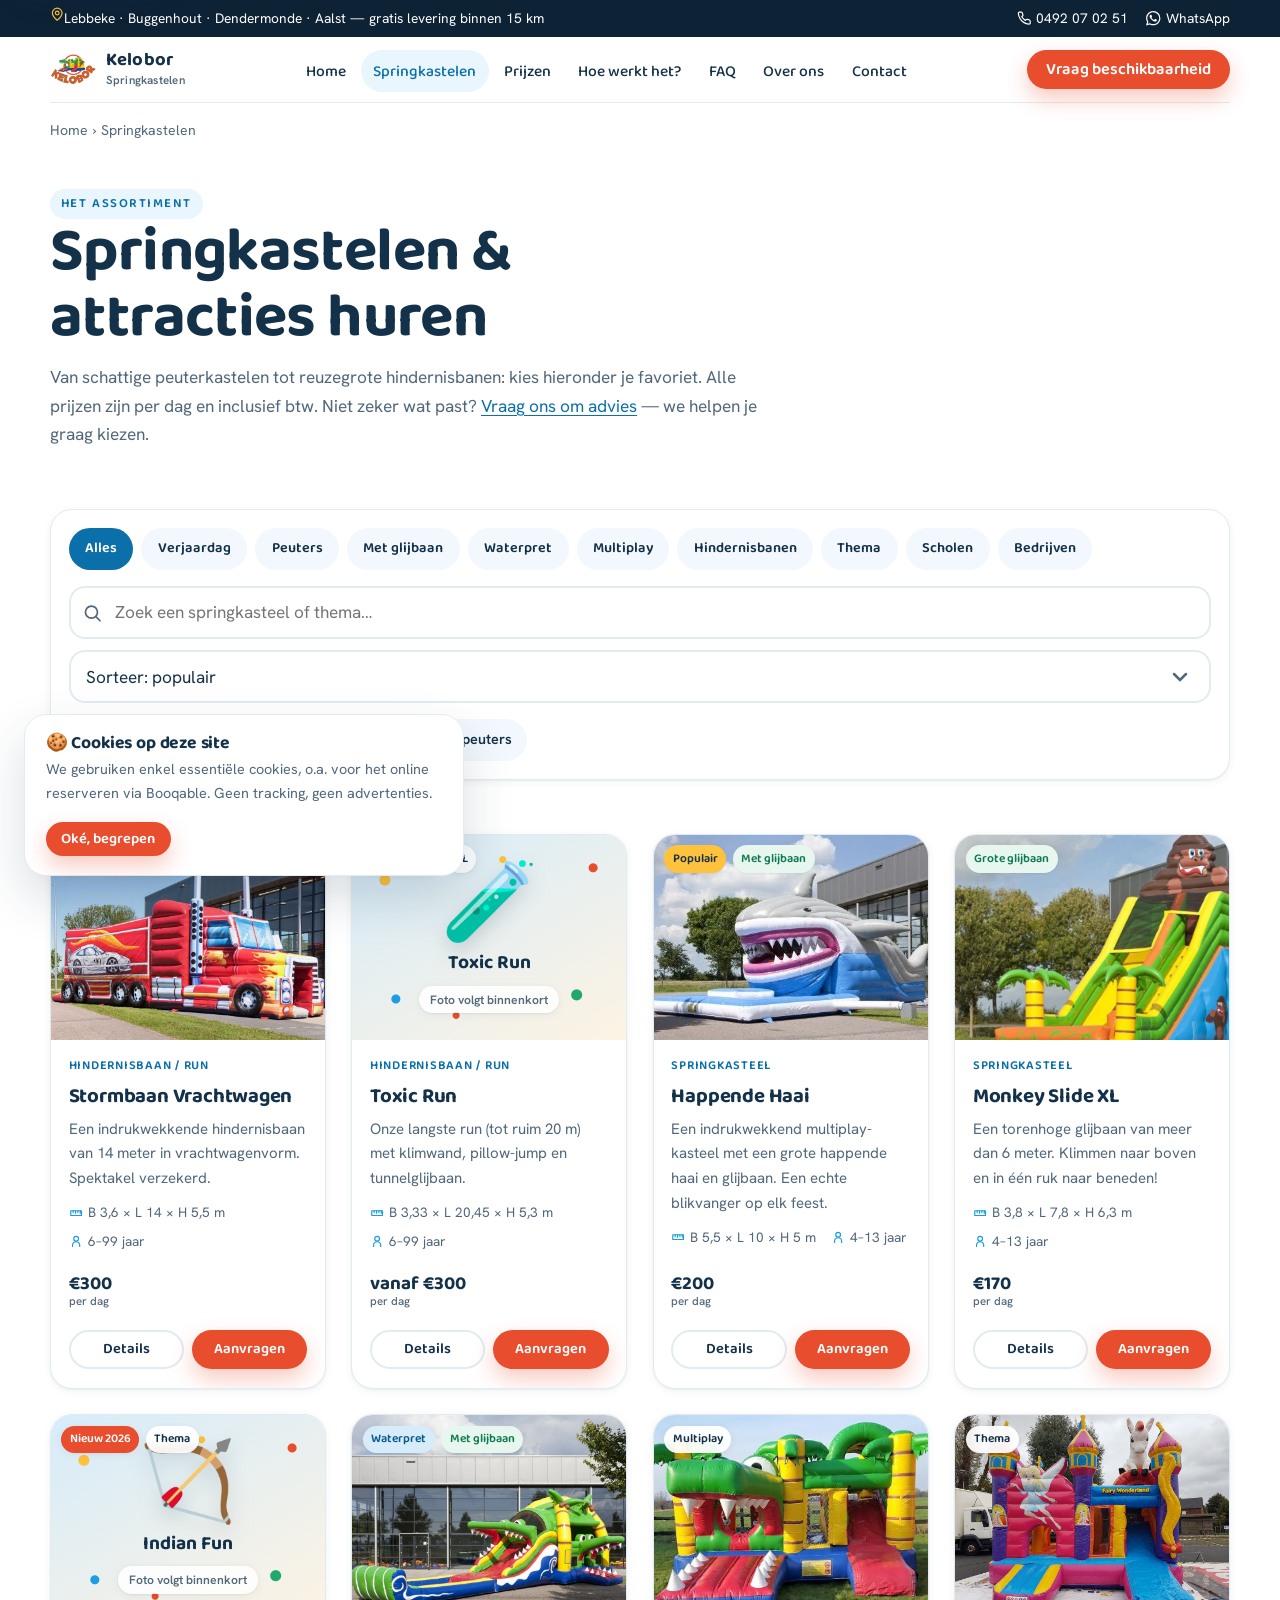
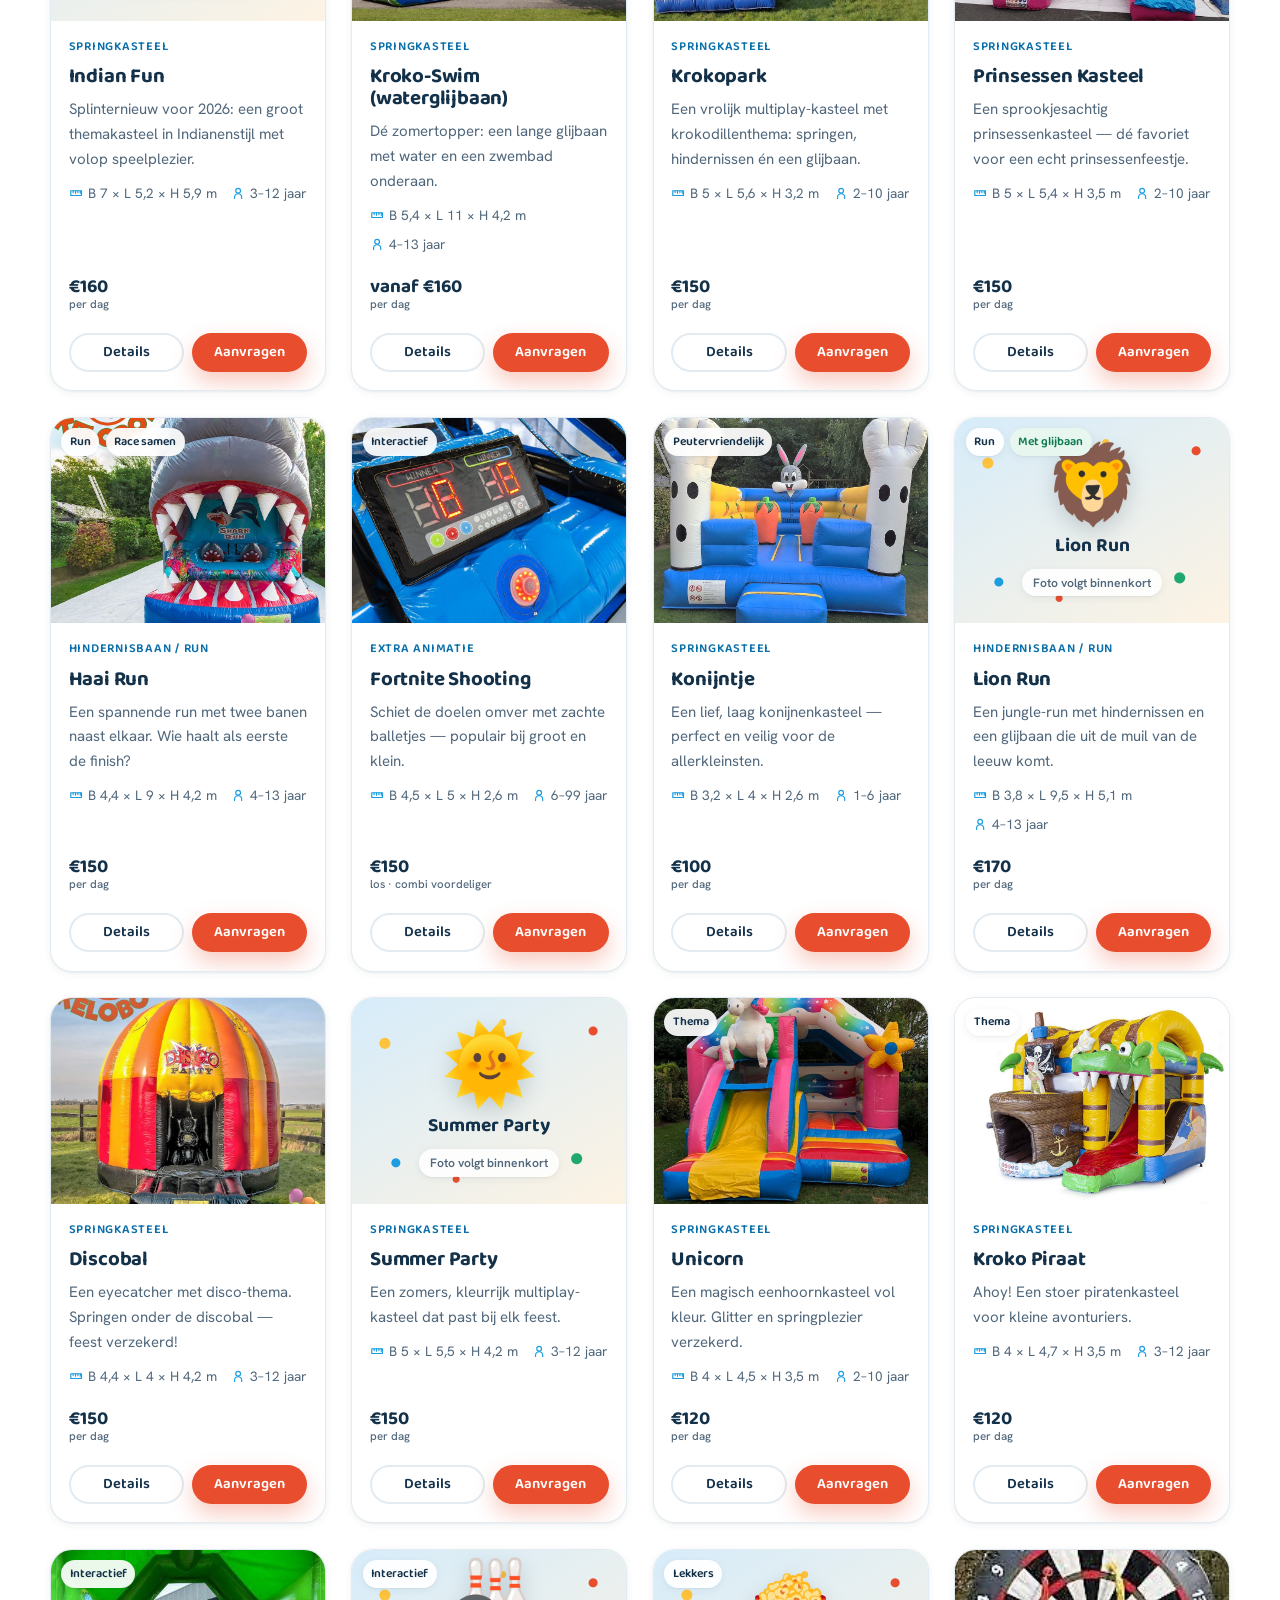
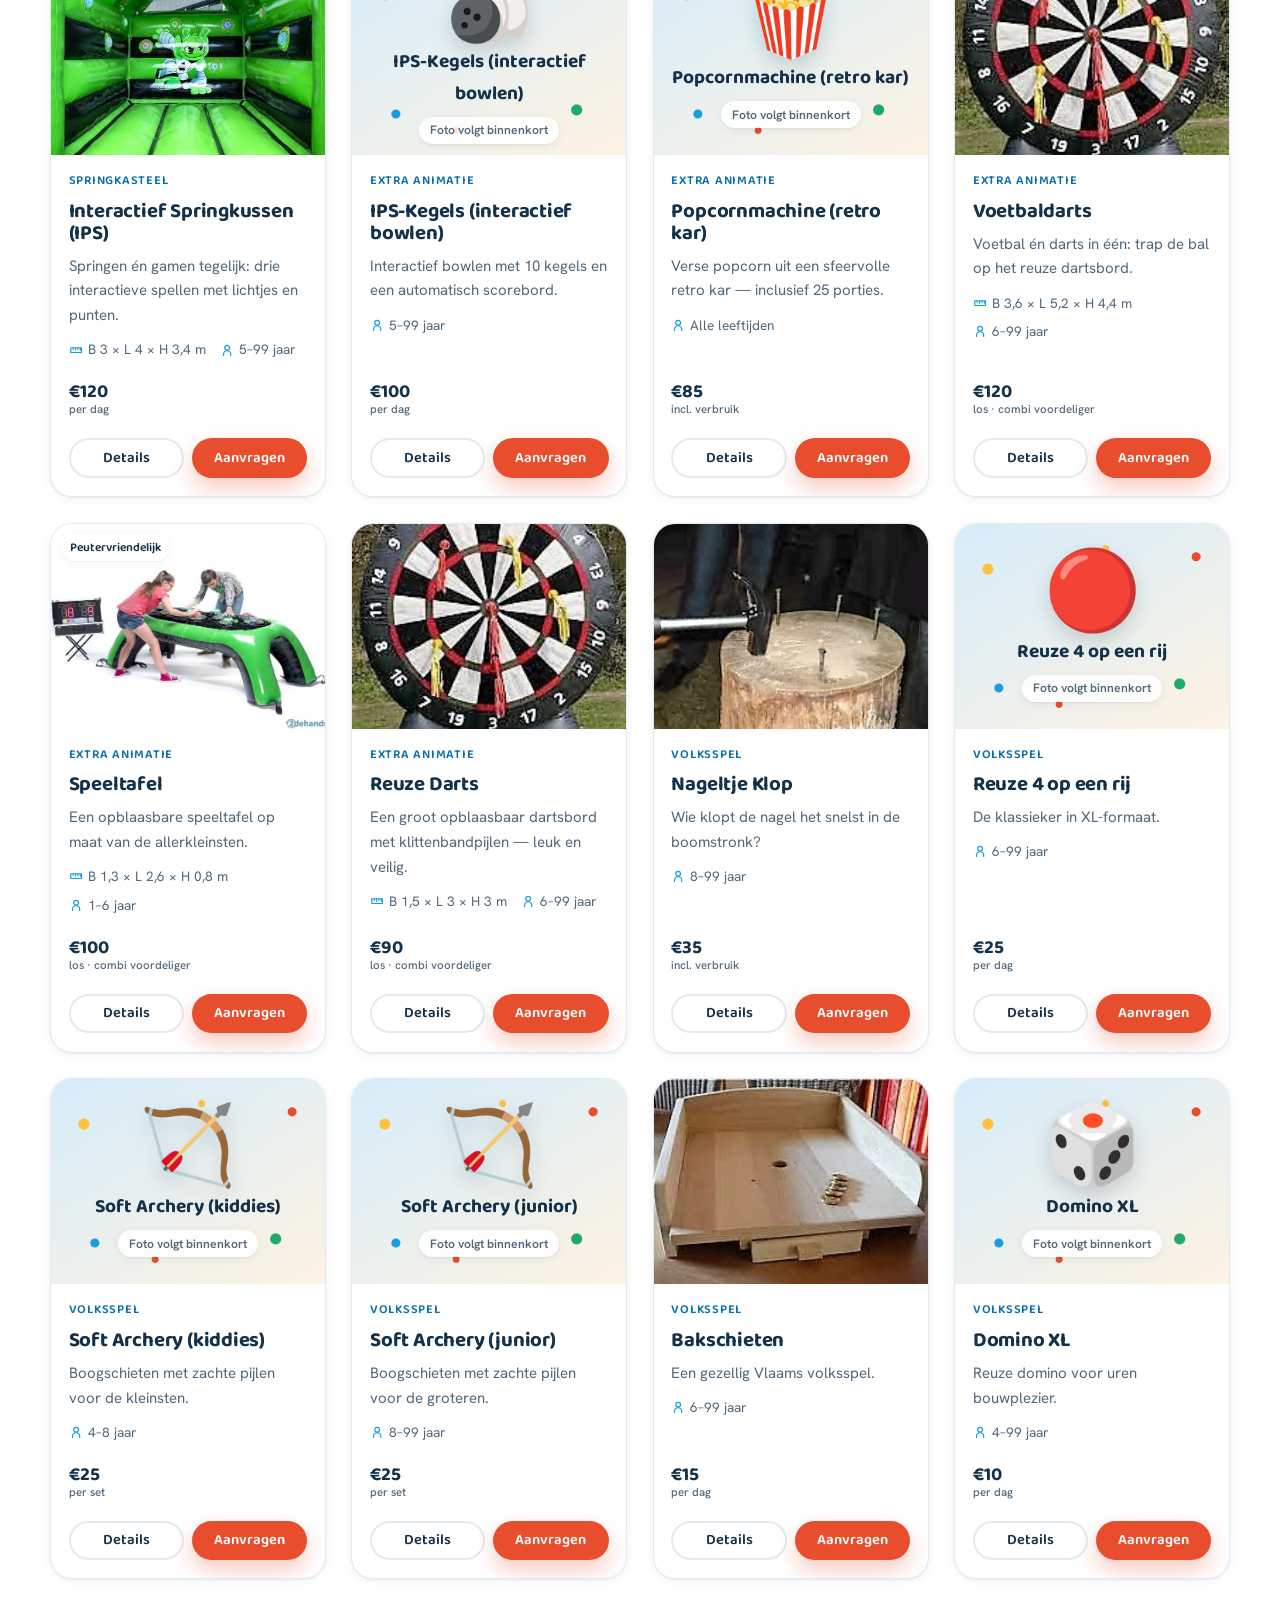
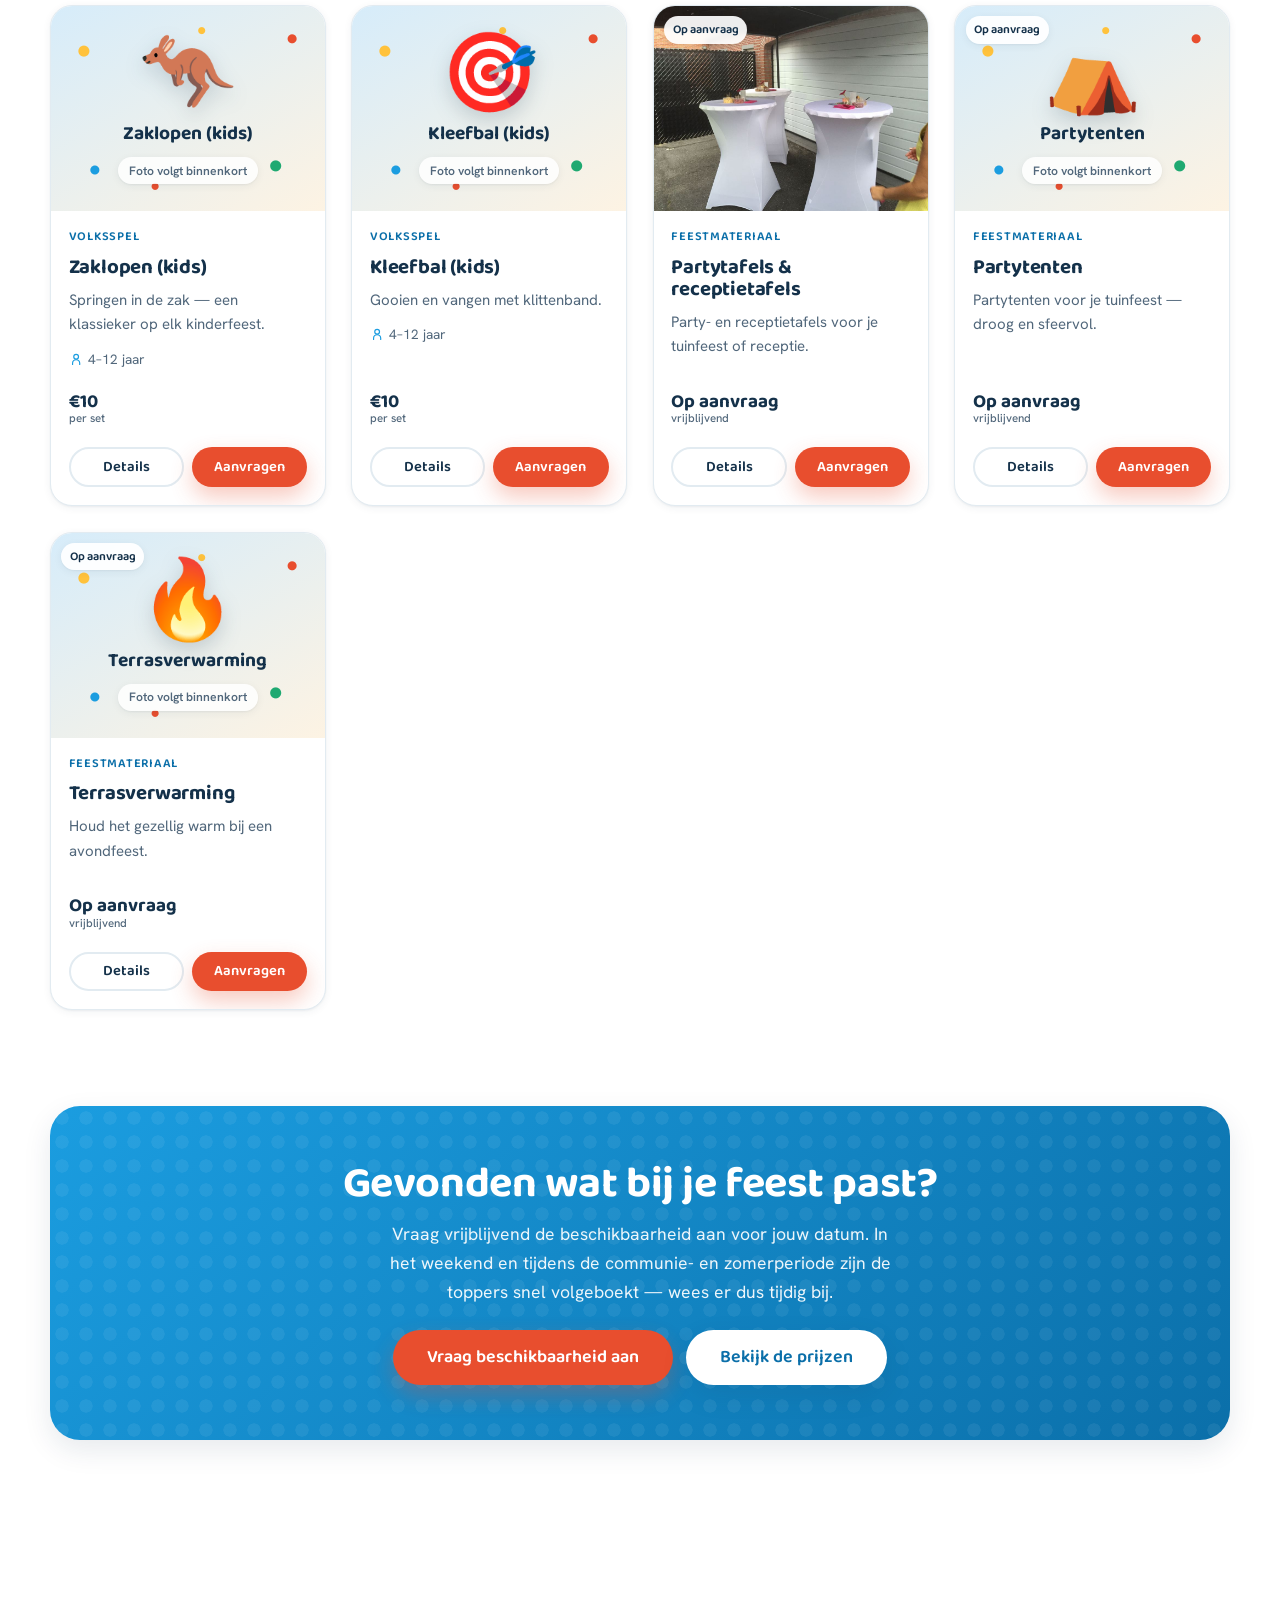
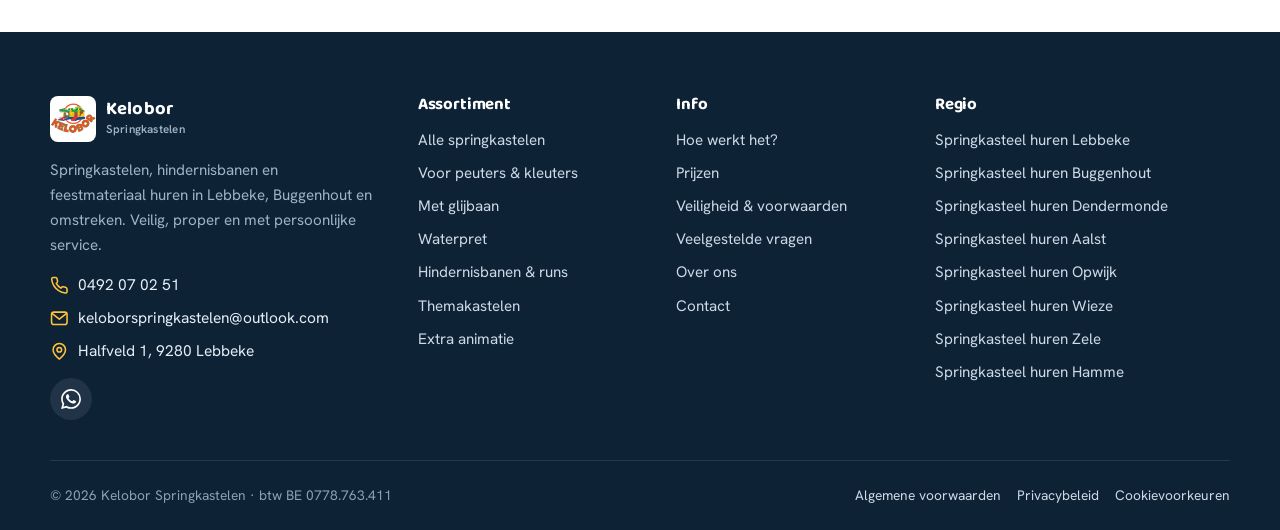
<file: categorie.html>
<!DOCTYPE html>
<html lang="nl">
<head>
  <meta charset="utf-8">
  <meta name="viewport" content="width=device-width, initial-scale=1">
  <title>Springkastelen per categorie | Kelobor Springkastelen</title>
  <meta name="description" content="Bekijk onze springkastelen per categorie en vraag de beschikbaarheid aan. Gratis levering in de regio Lebbeke–Buggenhout.">
  <link rel="icon" href="assets/img/logo.jpg">
  <meta name="theme-color" content="#1B9DE0">
  <meta property="og:type" content="website">
  <meta property="og:locale" content="nl_BE">
  <meta property="og:title" content="Springkastelen per categorie | Kelobor">
  <meta property="og:description" content="Bekijk onze springkastelen per categorie en vraag de beschikbaarheid aan.">
  <meta property="og:image" content="https://www.keloborspringkastelen.be/assets/img/logo.jpg">
  <link rel="preconnect" href="https://fonts.googleapis.com">
  <link rel="preconnect" href="https://fonts.gstatic.com" crossorigin>
  <link href="https://fonts.googleapis.com/css2?family=Baloo+2:wght@500;600;700;800&family=Hanken+Grotesk:wght@400;500;600;700&display=swap" rel="stylesheet">
  <link rel="stylesheet" href="assets/css/styles.css">
</head>
<body data-page="springkastelen">
  <div data-site-header></div>
  <main id="main" data-category>
    <div class="container">
      <nav class="breadcrumb" data-breadcrumb></nav>
    </div>
    <section class="page-head">
      <div class="container">
        <div class="section-head" style="max-width:760px">
          <span class="eyebrow">Categorie</span>
          <h1 data-cat-h1>Springkastelen</h1>
          <p class="lead" data-cat-intro></p>
        </div>
      </div>
    </section>
    <section class="section" style="padding-top:1rem">
      <div class="container">
        <div class="card-grid" data-cat-grid></div>
        <div class="center mt-2"><a class="btn btn--ghost" href="springkastelen.html">Bekijk het volledige assortiment</a></div>
      </div>
    </section>
    <section class="section" style="padding-top:0">
      <div class="container">
        <div class="cta-band">
          <h2>Hulp nodig bij je keuze?</h2>
          <p>Vertel ons over je feest en wij geven vrijblijvend advies én de beschikbaarheid.</p>
          <div class="hero__cta">
            <a class="btn btn--cta btn--lg" href="offerte.html">Vraag beschikbaarheid aan</a>
            <a class="btn btn--white btn--lg" href="https://wa.me/32492070251" target="_blank" rel="noopener">Stuur een WhatsApp</a>
          </div>
        </div>
      </div>
    </section>
  </main>
  <footer class="site-footer" data-site-footer></footer>
  <script src="assets/js/data.js"></script>
  <script src="assets/js/main.js"></script>
  <script src="assets/js/catalog.js"></script>
</body>
</html>
</file>
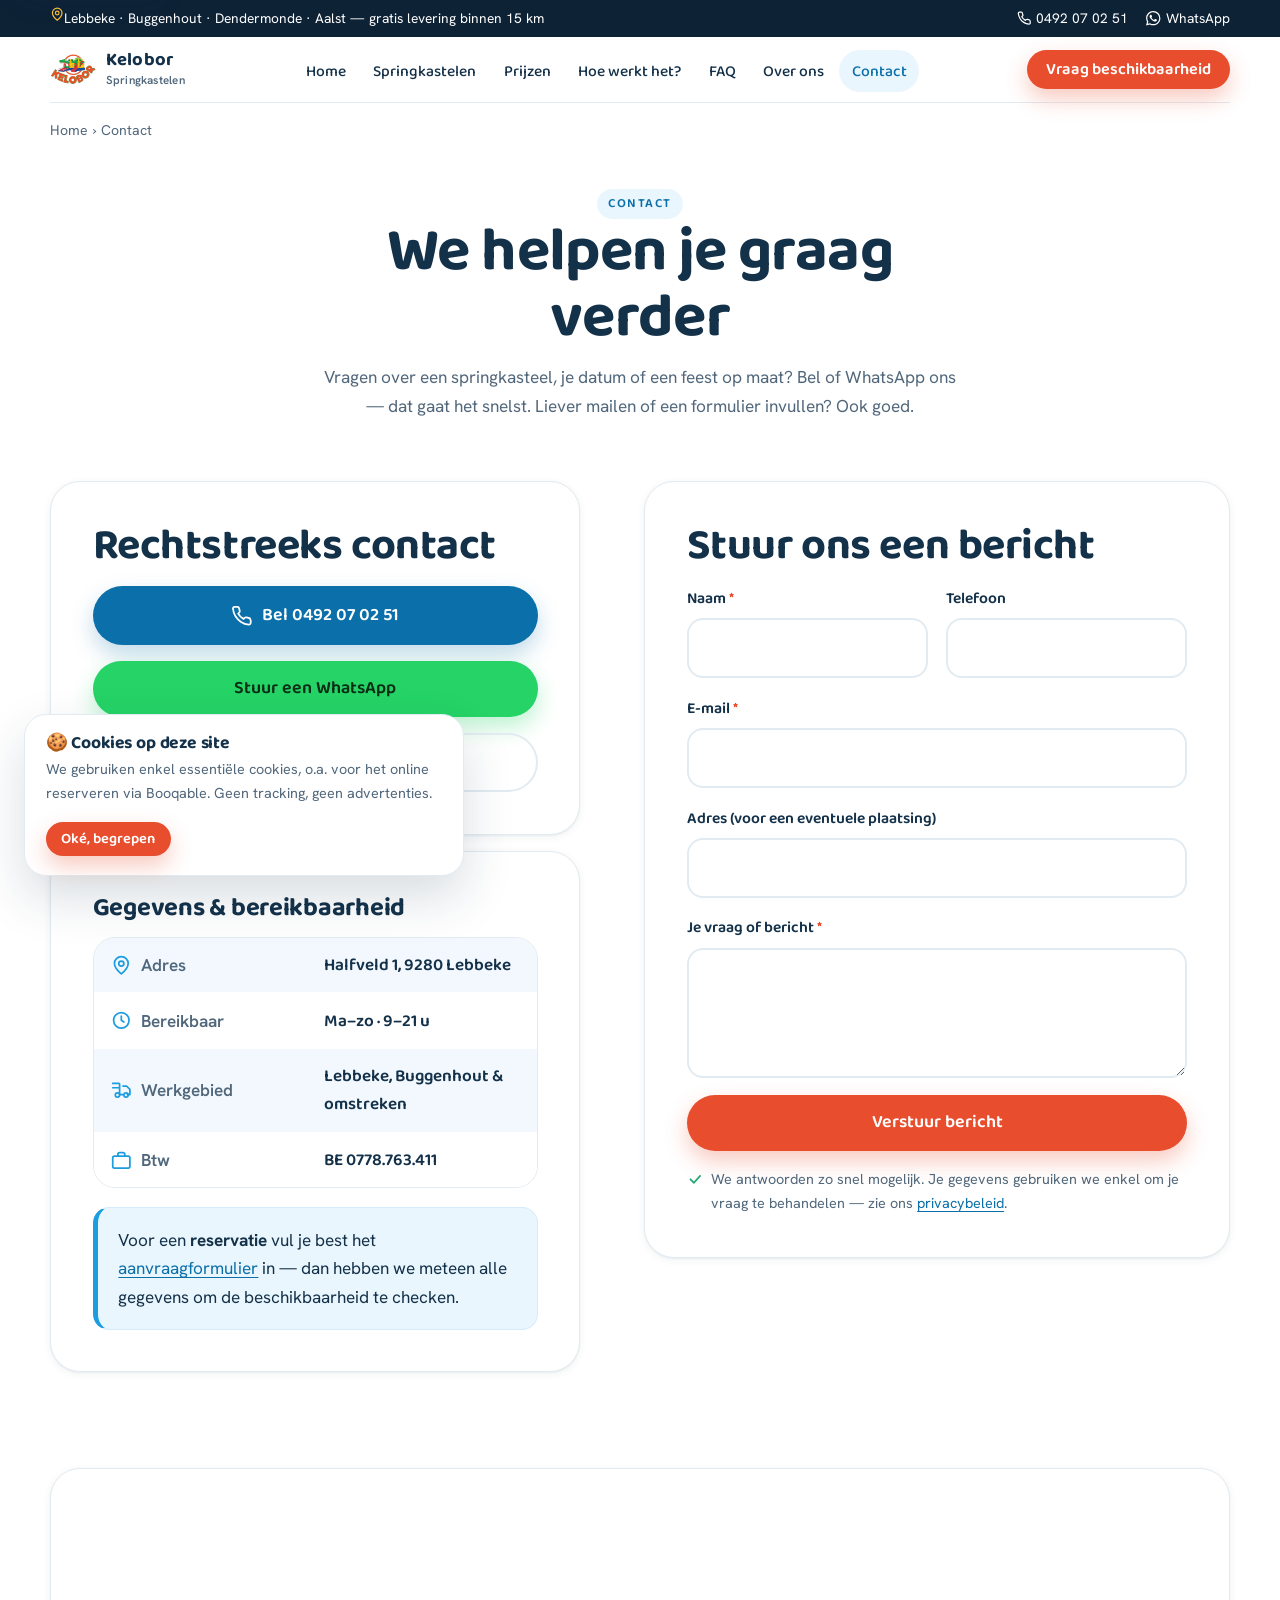
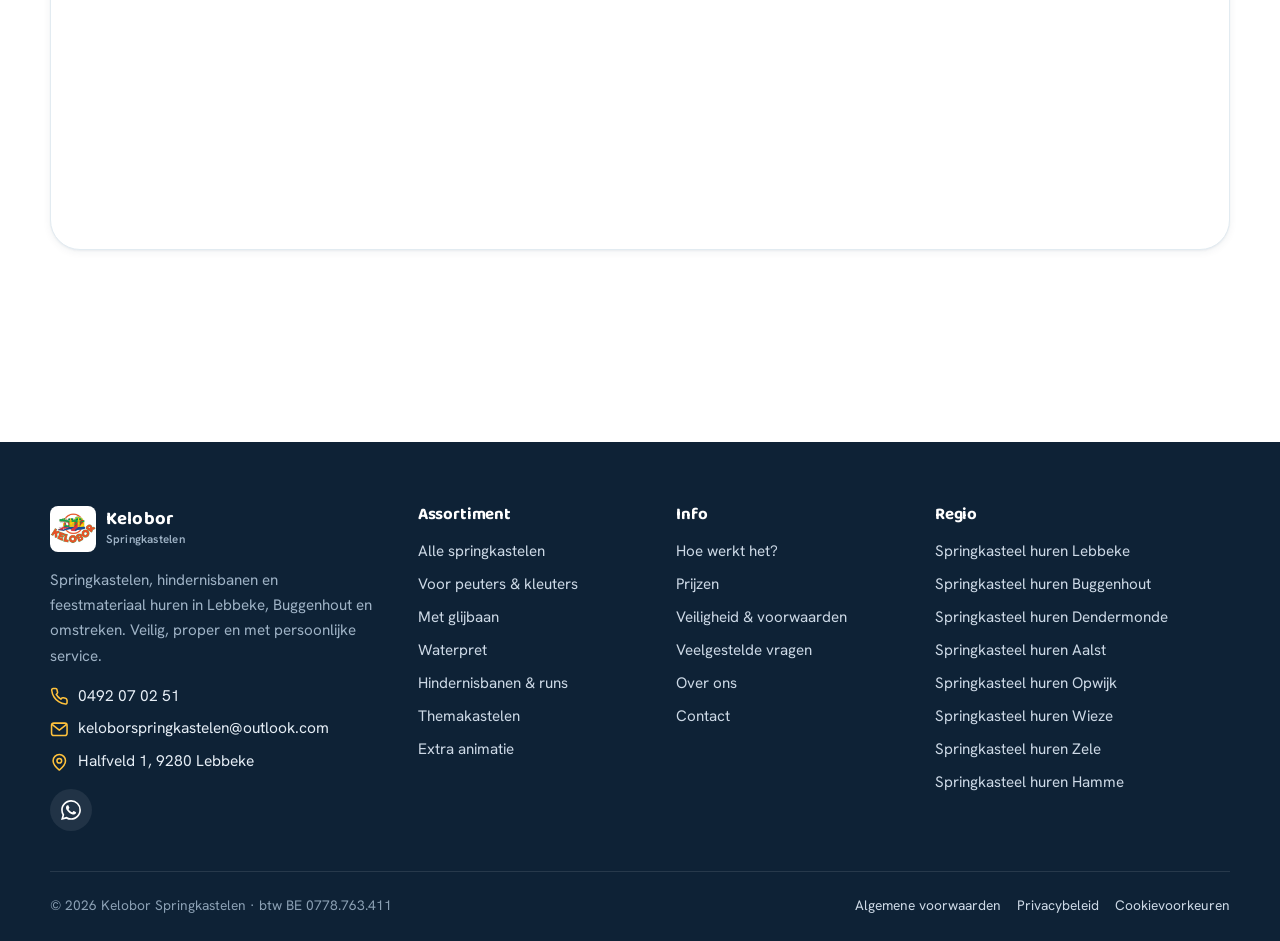
<file: contact.html>
<!DOCTYPE html>
<html lang="nl">
<head>
  <meta charset="utf-8">
  <meta name="viewport" content="width=device-width, initial-scale=1">
  <title>Contact — bel, mail of WhatsApp ons | Kelobor Springkastelen</title>
  <meta name="description" content="Contacteer Kelobor Springkastelen in Lebbeke: bel 0492 07 02 51, stuur een WhatsApp of e-mail, of vul het contactformulier in. We helpen je graag verder met je feest.">
  <link rel="canonical" href="https://www.keloborspringkastelen.be/contact.html">
  <link rel="icon" href="assets/img/logo.jpg">
  <meta name="theme-color" content="#1B9DE0">
  <meta property="og:type" content="website">
  <meta property="og:locale" content="nl_BE">
  <meta property="og:title" content="Contact | Kelobor Springkastelen">
  <meta property="og:description" content="Bel 0492 07 02 51, stuur een WhatsApp of e-mail, of vul het contactformulier in.">
  <meta property="og:image" content="https://www.keloborspringkastelen.be/assets/img/logo.jpg">
  <link rel="preconnect" href="https://fonts.googleapis.com">
  <link rel="preconnect" href="https://fonts.gstatic.com" crossorigin>
  <link href="https://fonts.googleapis.com/css2?family=Baloo+2:wght@500;600;700;800&family=Hanken+Grotesk:wght@400;500;600;700&display=swap" rel="stylesheet">
  <link rel="stylesheet" href="assets/css/styles.css">
</head>
<body data-page="contact">
  <div data-site-header></div>
  <main id="main">
    <div class="container"><nav class="breadcrumb"><a href="index.html">Home</a> › <span>Contact</span></nav></div>

    <section class="page-head">
      <div class="container">
        <div class="section-head section-head--center">
          <span class="eyebrow">Contact</span>
          <h1>We helpen je graag verder</h1>
          <p class="lead">Vragen over een springkasteel, je datum of een feest op maat? Bel of WhatsApp ons — dat gaat het snelst. Liever mailen of een formulier invullen? Ook goed.</p>
        </div>
      </div>
    </section>

    <section class="section" style="padding-top:1rem">
      <div class="container">
        <div class="split split--wide-right" style="align-items:start">
          <!-- Contactgegevens -->
          <div class="stack">
            <div class="panel">
              <h2 style="margin-bottom:1rem">Rechtstreeks contact</h2>
              <div class="stack">
                <a class="btn btn--sky btn--lg btn--block" href="tel:+32492070251"><svg viewBox="0 0 24 24" fill="none" stroke="currentColor" stroke-width="2" stroke-linecap="round" stroke-linejoin="round" style="width:1.2em"><path d="M22 16.9v3a2 2 0 0 1-2.2 2 19.8 19.8 0 0 1-8.6-3 19.5 19.5 0 0 1-6-6 19.8 19.8 0 0 1-3-8.7A2 2 0 0 1 4.1 2h3a2 2 0 0 1 2 1.7c.1.9.3 1.8.6 2.6a2 2 0 0 1-.5 2.1L8 9.6a16 16 0 0 0 6 6l1.2-1.2a2 2 0 0 1 2.1-.5c.8.3 1.7.5 2.6.6a2 2 0 0 1 1.7 2Z"/></svg> Bel 0492 07 02 51</a>
                <a class="btn btn--wa btn--lg btn--block" href="https://wa.me/32492070251?text=Hallo%20Kelobor%2C%20ik%20heb%20een%20vraag%20over%20het%20huren%20van%20een%20springkasteel." target="_blank" rel="noopener">Stuur een WhatsApp</a>
                <a class="btn btn--ghost btn--lg btn--block" href="mailto:keloborspringkastelen@outlook.com">keloborspringkastelen@outlook.com</a>
              </div>
            </div>
            <div class="panel">
              <h3>Gegevens &amp; bereikbaarheid</h3>
              <ul class="spec-list" style="margin-top:1rem">
                <li><span class="k"><svg viewBox="0 0 24 24" fill="none" stroke="var(--sky)" stroke-width="2" stroke-linecap="round" stroke-linejoin="round"><path d="M20 10c0 5.5-8 12-8 12s-8-6.5-8-12a8 8 0 0 1 16 0Z"/><circle cx="12" cy="10" r="3"/></svg> Adres</span><span class="v">Halfveld 1, 9280 Lebbeke</span></li>
                <li><span class="k"><svg viewBox="0 0 24 24" fill="none" stroke="var(--sky)" stroke-width="2" stroke-linecap="round" stroke-linejoin="round"><circle cx="12" cy="12" r="9"/><path d="M12 7v5l3 2"/></svg> Bereikbaar</span><span class="v">Ma–zo · 9–21 u</span></li>
                <li><span class="k"><svg viewBox="0 0 24 24" fill="none" stroke="var(--sky)" stroke-width="2" stroke-linecap="round" stroke-linejoin="round"><path d="M10 17V5a1 1 0 0 0-1-1H2M14 17h-4M2 9h8M14 7h4l4 4v6h-3"/><circle cx="7.5" cy="17.5" r="2.5"/><circle cx="17.5" cy="17.5" r="2.5"/></svg> Werkgebied</span><span class="v">Lebbeke, Buggenhout &amp; omstreken</span></li>
                <li><span class="k"><svg viewBox="0 0 24 24" fill="none" stroke="var(--sky)" stroke-width="2" stroke-linecap="round" stroke-linejoin="round"><rect x="2" y="7" width="20" height="14" rx="2"/><path d="M8 7V5a2 2 0 0 1 2-2h4a2 2 0 0 1 2 2v2"/></svg> Btw</span><span class="v">BE 0778.763.411</span></li>
              </ul>
              <div class="callout callout--sky" style="margin-top:1.2rem"><p style="margin:0">Voor een <strong>reservatie</strong> vul je best het <a href="offerte.html">aanvraagformulier</a> in — dan hebben we meteen alle gegevens om de beschikbaarheid te checken.</p></div>
            </div>
          </div>

          <!-- Contactformulier -->
          <div class="panel">
            <div class="form-success" role="status">
              <svg viewBox="0 0 24 24" fill="none" stroke="var(--mint)" stroke-width="2.5" stroke-linecap="round" style="width:2rem;height:2rem;flex-shrink:0"><path d="M12 22s8-4 8-10V5l-8-3-8 3v7c0 6 8 10 8 10Z"/><path d="m9 12 2 2 4-4"/></svg>
              <div><h3 style="margin-bottom:.3rem">Bedankt voor je bericht!</h3><p>We hebben je e-mailprogramma geopend. Lukt dat niet? Bel of WhatsApp ons op <a href="tel:+32492070251">0492 07 02 51</a>.</p></div>
            </div>
            <h2 style="margin-bottom:1rem">Stuur ons een bericht</h2>
            <form class="form" data-mailform>
              <div class="form-row form-row--2">
                <div class="field"><label for="naam">Naam <span class="req">*</span></label><input class="input" id="naam" name="naam" autocomplete="name" required></div>
                <div class="field"><label for="tel">Telefoon</label><input class="input" id="tel" name="telefoon" type="tel" autocomplete="tel"></div>
              </div>
              <div class="field"><label for="email">E-mail <span class="req">*</span></label><input class="input" id="email" name="email" type="email" autocomplete="email" required></div>
              <div class="field"><label for="adres">Adres (voor een eventuele plaatsing)</label><input class="input" id="adres" name="adres" autocomplete="street-address"></div>
              <div class="field"><label for="bericht">Je vraag of bericht <span class="req">*</span></label><textarea class="textarea" id="bericht" name="bericht" required></textarea></div>
              <div class="honeypot" aria-hidden="true"><label>Laat dit veld leeg<input type="text" name="website" tabindex="-1" autocomplete="off"></label></div>
              <button class="btn btn--cta btn--lg btn--block" type="submit">Verstuur bericht</button>
              <p class="form-note"><svg viewBox="0 0 24 24" fill="none" stroke="currentColor" stroke-width="2.5" stroke-linecap="round"><path d="m5 12 5 5 9-10"/></svg><span>We antwoorden zo snel mogelijk. Je gegevens gebruiken we enkel om je vraag te behandelen — zie ons <a href="privacybeleid.html">privacybeleid</a>.</span></p>
            </form>
          </div>
        </div>
      </div>
    </section>

    <section class="section" style="padding-top:0">
      <div class="container">
        <div class="panel" style="padding:0;overflow:hidden">
          <iframe title="Kaart — werkgebied Kelobor Springkastelen rond Lebbeke" width="100%" height="380" style="border:0;display:block" loading="lazy" referrerpolicy="no-referrer-when-downgrade" src="https://www.google.com/maps?q=Halfveld%201,%209280%20Lebbeke,%20Belgi%C3%AB&output=embed"></iframe>
        </div>
      </div>
    </section>
  </main>
  <footer class="site-footer" data-site-footer></footer>
  <script src="assets/js/data.js"></script>
  <script src="assets/js/main.js"></script>
  <script src="assets/js/catalog.js"></script>
</body>
</html>
</file>
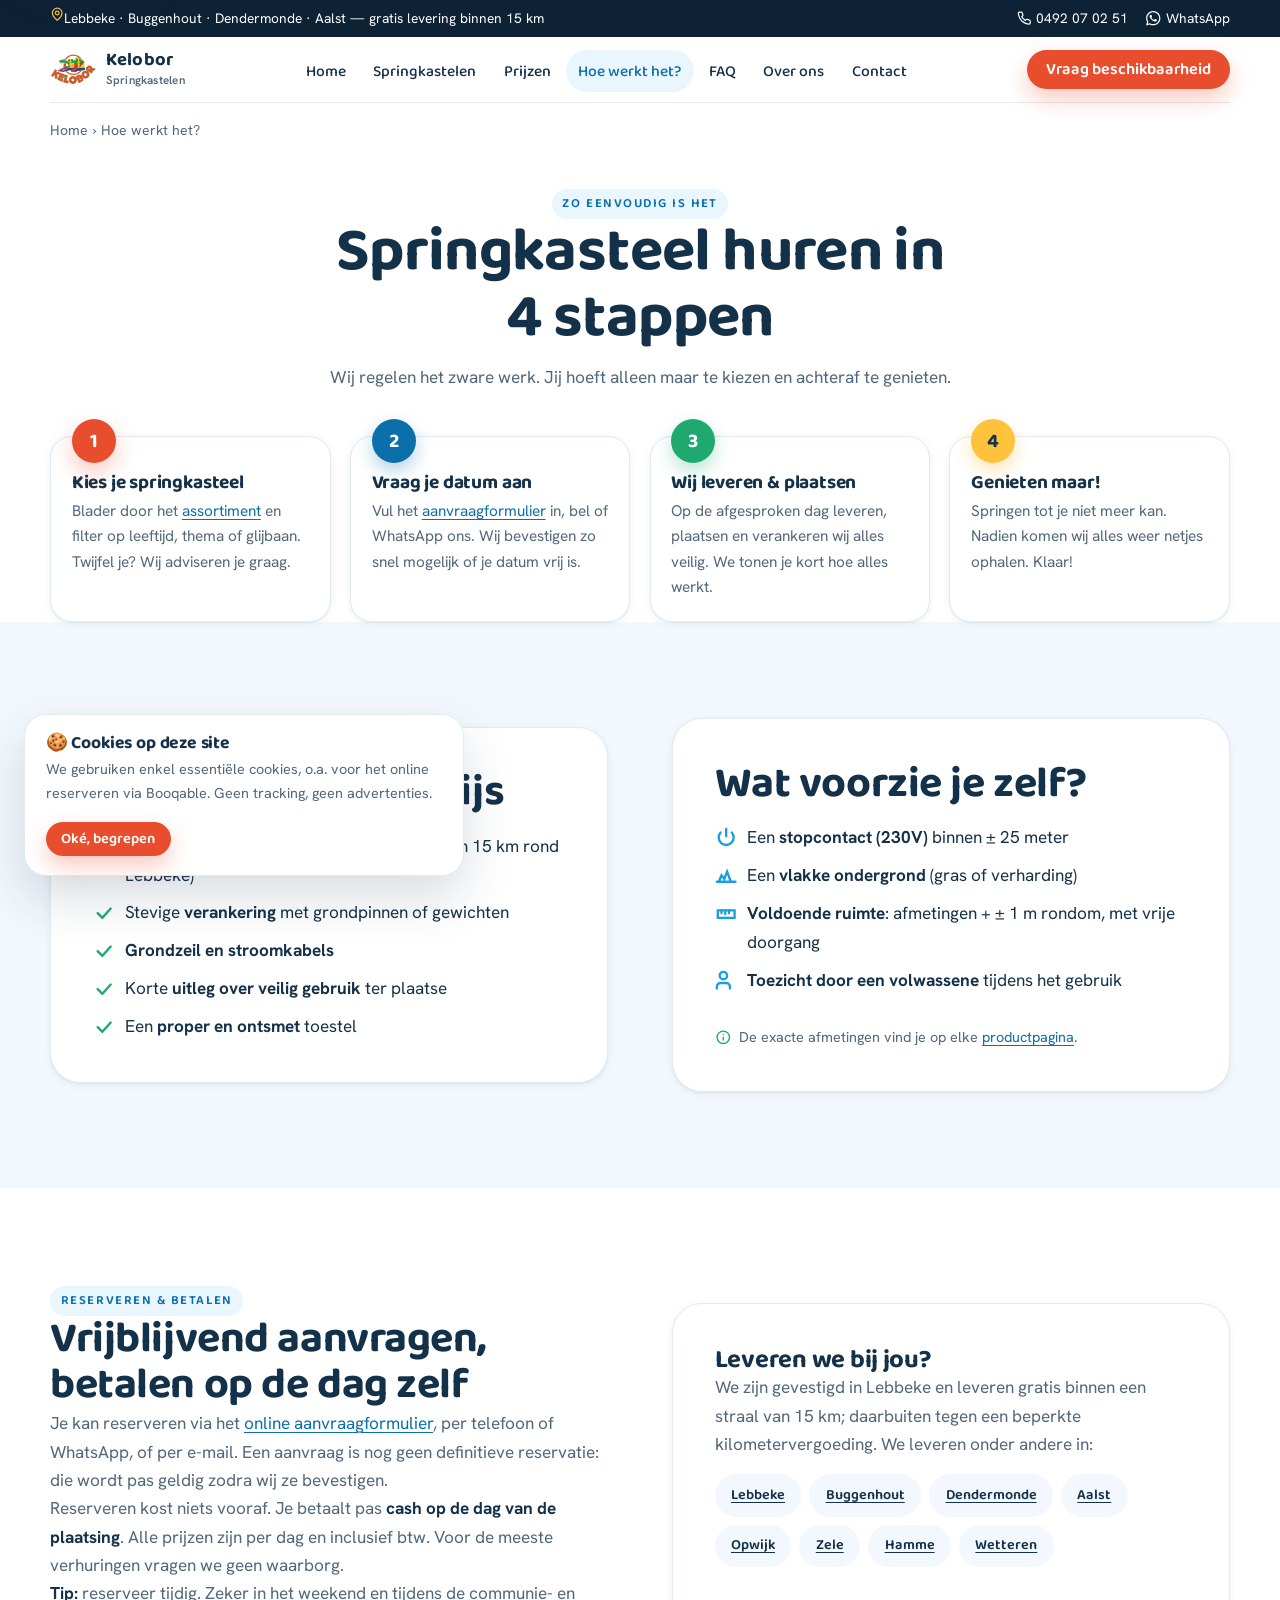
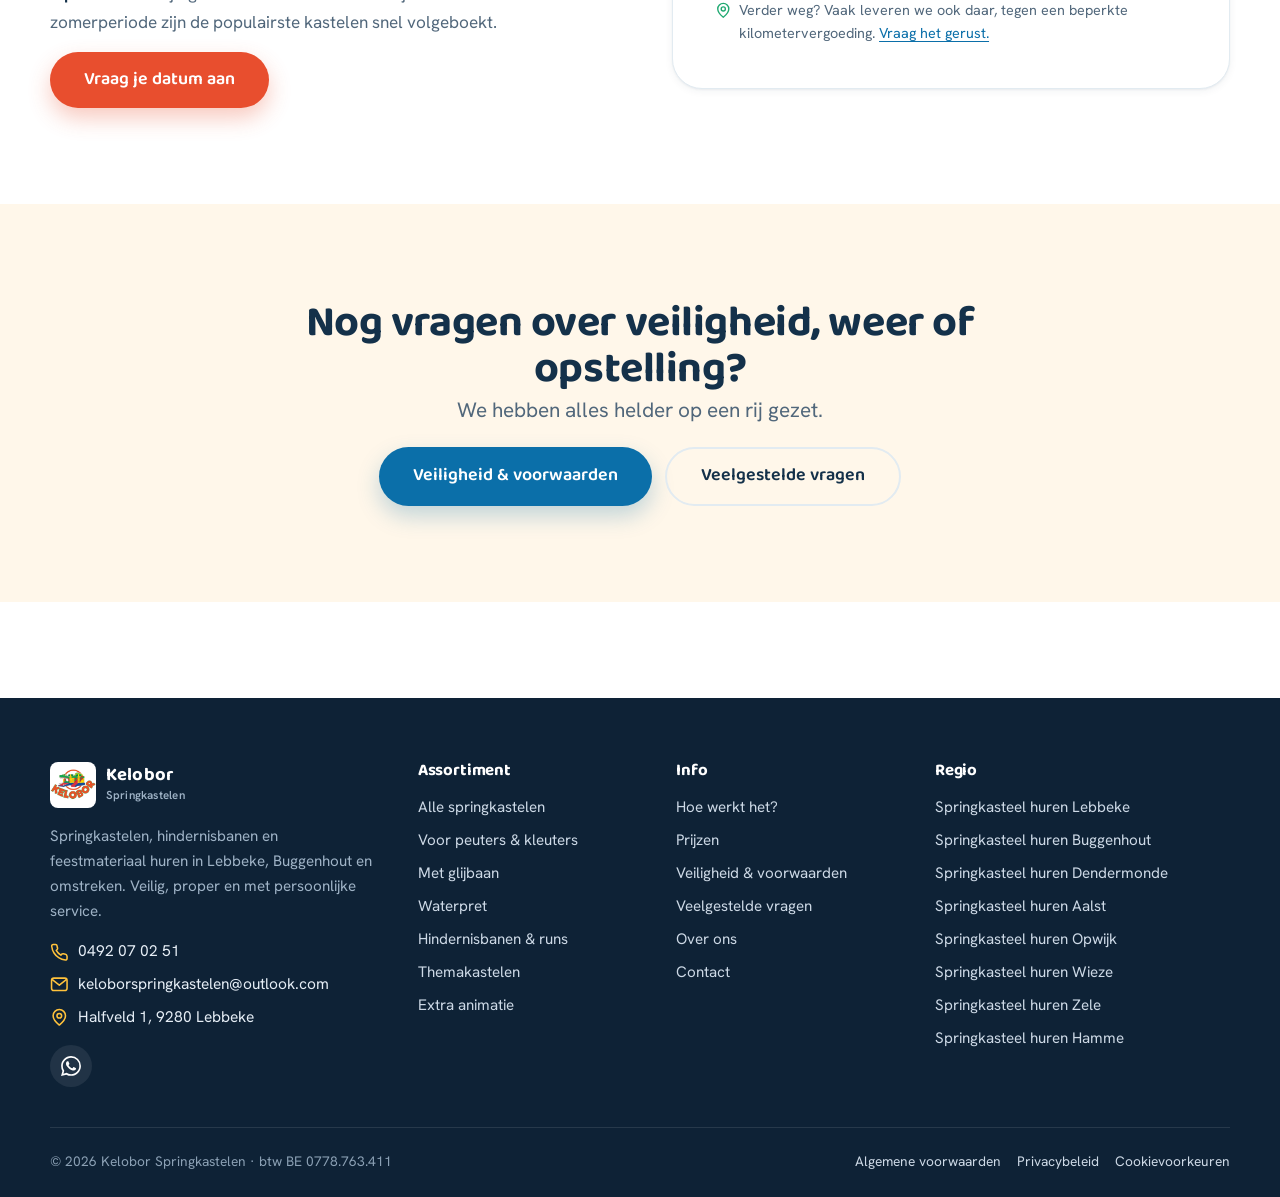
<file: hoe-werkt-het.html>
<!DOCTYPE html>
<html lang="nl">
<head>
  <meta charset="utf-8">
  <meta name="viewport" content="width=device-width, initial-scale=1">
  <title>Hoe werkt het? Springkasteel huren in 4 stappen | Kelobor</title>
  <meta name="description" content="Een springkasteel huren bij Kelobor is simpel: kies, vraag je datum aan, wij leveren en plaatsen, en jij geniet. Ontdek wat inbegrepen is en wat je zelf moet voorzien.">
  <link rel="canonical" href="https://www.keloborspringkastelen.be/hoe-werkt-het.html">
  <link rel="icon" href="assets/img/logo.jpg">
  <meta name="theme-color" content="#1B9DE0">
  <meta property="og:type" content="website">
  <meta property="og:locale" content="nl_BE">
  <meta property="og:title" content="Hoe werkt het? Springkasteel huren in 4 stappen | Kelobor">
  <meta property="og:description" content="Kies, vraag je datum aan, wij leveren en plaatsen, jij geniet. Ontdek wat inbegrepen is.">
  <meta property="og:image" content="https://www.keloborspringkastelen.be/assets/img/logo.jpg">
  <link rel="preconnect" href="https://fonts.googleapis.com">
  <link rel="preconnect" href="https://fonts.gstatic.com" crossorigin>
  <link href="https://fonts.googleapis.com/css2?family=Baloo+2:wght@500;600;700;800&family=Hanken+Grotesk:wght@400;500;600;700&display=swap" rel="stylesheet">
  <link rel="stylesheet" href="assets/css/styles.css">
</head>
<body data-page="hoe">
  <div data-site-header></div>
  <main id="main">
    <div class="container"><nav class="breadcrumb"><a href="index.html">Home</a> › <span>Hoe werkt het?</span></nav></div>

    <section class="page-head">
      <div class="container">
        <div class="section-head section-head--center">
          <span class="eyebrow">Zo eenvoudig is het</span>
          <h1>Springkasteel huren in 4 stappen</h1>
          <p class="lead">Wij regelen het zware werk. Jij hoeft alleen maar te kiezen en achteraf te genieten.</p>
        </div>
        <div class="steps" data-reveal-stagger style="margin-top:2rem">
          <div class="step"><span class="step__num">1</span><h3>Kies je springkasteel</h3><p>Blader door het <a href="springkastelen.html">assortiment</a> en filter op leeftijd, thema of glijbaan. Twijfel je? Wij adviseren je graag.</p></div>
          <div class="step"><span class="step__num">2</span><h3>Vraag je datum aan</h3><p>Vul het <a href="offerte.html">aanvraagformulier</a> in, bel of WhatsApp ons. Wij bevestigen zo snel mogelijk of je datum vrij is.</p></div>
          <div class="step"><span class="step__num">3</span><h3>Wij leveren &amp; plaatsen</h3><p>Op de afgesproken dag leveren, plaatsen en verankeren wij alles veilig. We tonen je kort hoe alles werkt.</p></div>
          <div class="step"><span class="step__num">4</span><h3>Genieten maar!</h3><p>Springen tot je niet meer kan. Nadien komen wij alles weer netjes ophalen. Klaar!</p></div>
        </div>
      </div>
    </section>

    <section class="section section--soft">
      <div class="container">
        <div class="split">
          <div class="panel">
            <h2>Inbegrepen in de prijs</h2>
            <ul class="feature-list mt-1">
              <li><svg viewBox="0 0 24 24" fill="none" stroke="var(--mint)" stroke-width="2.5" stroke-linecap="round"><path d="m5 12 5 5 9-10"/></svg><span><strong>Levering, plaatsing én ophaling</strong> (gratis binnen 15 km rond Lebbeke)</span></li>
              <li><svg viewBox="0 0 24 24" fill="none" stroke="var(--mint)" stroke-width="2.5" stroke-linecap="round"><path d="m5 12 5 5 9-10"/></svg><span>Stevige <strong>verankering</strong> met grondpinnen of gewichten</span></li>
              <li><svg viewBox="0 0 24 24" fill="none" stroke="var(--mint)" stroke-width="2.5" stroke-linecap="round"><path d="m5 12 5 5 9-10"/></svg><span><strong>Grondzeil en stroomkabels</strong></span></li>
              <li><svg viewBox="0 0 24 24" fill="none" stroke="var(--mint)" stroke-width="2.5" stroke-linecap="round"><path d="m5 12 5 5 9-10"/></svg><span>Korte <strong>uitleg over veilig gebruik</strong> ter plaatse</span></li>
              <li><svg viewBox="0 0 24 24" fill="none" stroke="var(--mint)" stroke-width="2.5" stroke-linecap="round"><path d="m5 12 5 5 9-10"/></svg><span>Een <strong>proper en ontsmet</strong> toestel</span></li>
            </ul>
          </div>
          <div class="panel">
            <h2>Wat voorzie je zelf?</h2>
            <ul class="feature-list mt-1">
              <li><svg viewBox="0 0 24 24" fill="none" stroke="var(--sky)" stroke-width="2.5" stroke-linecap="round"><path d="M12 2v8M18 6a8 8 0 1 1-12 0"/></svg><span>Een <strong>stopcontact (230V)</strong> binnen ± 25 meter</span></li>
              <li><svg viewBox="0 0 24 24" fill="none" stroke="var(--sky)" stroke-width="2.5" stroke-linecap="round"><path d="M2 18h20M4 18l3-7 3 4 3-8 4 11"/></svg><span>Een <strong>vlakke ondergrond</strong> (gras of verharding)</span></li>
              <li><svg viewBox="0 0 24 24" fill="none" stroke="var(--sky)" stroke-width="2.5" stroke-linecap="round"><path d="M3 8h18v8H3z"/><path d="M7 8v3M11 8v4M15 8v3"/></svg><span><strong>Voldoende ruimte</strong>: afmetingen + ± 1 m rondom, met vrije doorgang</span></li>
              <li><svg viewBox="0 0 24 24" fill="none" stroke="var(--sky)" stroke-width="2.5" stroke-linecap="round"><path d="M16 21v-2a4 4 0 0 0-4-4H6a4 4 0 0 0-4 4v2"/><circle cx="9" cy="7" r="4"/></svg><span><strong>Toezicht door een volwassene</strong> tijdens het gebruik</span></li>
            </ul>
            <p class="form-note mt-2"><svg viewBox="0 0 24 24" fill="none" stroke="currentColor" stroke-width="2" stroke-linecap="round"><circle cx="12" cy="12" r="9"/><path d="M12 16v-4M12 8h.01"/></svg><span>De exacte afmetingen vind je op elke <a href="springkastelen.html">productpagina</a>.</span></p>
          </div>
        </div>
      </div>
    </section>

    <section class="section">
      <div class="container">
        <div class="split">
          <div>
            <span class="eyebrow">Reserveren &amp; betalen</span>
            <h2>Vrijblijvend aanvragen, betalen op de dag zelf</h2>
            <p>Je kan reserveren via het <a href="offerte.html">online aanvraagformulier</a>, per telefoon of WhatsApp, of per e-mail. Een aanvraag is nog geen definitieve reservatie: die wordt pas geldig zodra wij ze bevestigen.</p>
            <p>Reserveren kost niets vooraf. Je betaalt pas <strong>cash op de dag van de plaatsing</strong>. Alle prijzen zijn per dag en inclusief btw. Voor de meeste verhuringen vragen we geen waarborg.</p>
            <p><strong>Tip:</strong> reserveer tijdig. Zeker in het weekend en tijdens de communie- en zomerperiode zijn de populairste kastelen snel volgeboekt.</p>
            <a class="btn btn--cta btn--lg mt-1" href="offerte.html">Vraag je datum aan</a>
          </div>
          <div class="panel">
            <h3>Leveren we bij jou?</h3>
            <p>We zijn gevestigd in Lebbeke en leveren gratis binnen een straal van 15 km; daarbuiten tegen een beperkte kilometervergoeding. We leveren onder andere in:</p>
            <div class="chips" style="margin-top:1rem">
              <a class="chip" href="regio.html?plaats=lebbeke">Lebbeke</a>
              <a class="chip" href="regio.html?plaats=buggenhout">Buggenhout</a>
              <a class="chip" href="regio.html?plaats=dendermonde">Dendermonde</a>
              <a class="chip" href="regio.html?plaats=aalst">Aalst</a>
              <a class="chip" href="regio.html?plaats=opwijk">Opwijk</a>
              <a class="chip" href="regio.html?plaats=zele">Zele</a>
              <a class="chip" href="regio.html?plaats=hamme">Hamme</a>
              <a class="chip" href="regio.html?plaats=wetteren">Wetteren</a>
            </div>
            <p class="form-note mt-2"><svg viewBox="0 0 24 24" fill="none" stroke="currentColor" stroke-width="2" stroke-linecap="round"><path d="M20 10c0 5.5-8 12-8 12s-8-6.5-8-12a8 8 0 0 1 16 0Z"/><circle cx="12" cy="10" r="3"/></svg><span>Verder weg? Vaak leveren we ook daar, tegen een beperkte kilometervergoeding. <a href="contact.html">Vraag het gerust.</a></span></p>
          </div>
        </div>
      </div>
    </section>

    <section class="section section--cream">
      <div class="container container--narrow center">
        <h2>Nog vragen over veiligheid, weer of opstelling?</h2>
        <p class="lead">We hebben alles helder op een rij gezet.</p>
        <div class="hero__cta" style="justify-content:center;margin-top:1.2rem">
          <a class="btn btn--sky btn--lg" href="veiligheid-en-voorwaarden.html">Veiligheid &amp; voorwaarden</a>
          <a class="btn btn--ghost btn--lg" href="veelgestelde-vragen.html">Veelgestelde vragen</a>
        </div>
      </div>
    </section>
  </main>
  <footer class="site-footer" data-site-footer></footer>
  <script src="assets/js/data.js"></script>
  <script src="assets/js/main.js"></script>
  <script src="assets/js/catalog.js"></script>
</body>
</html>
</file>
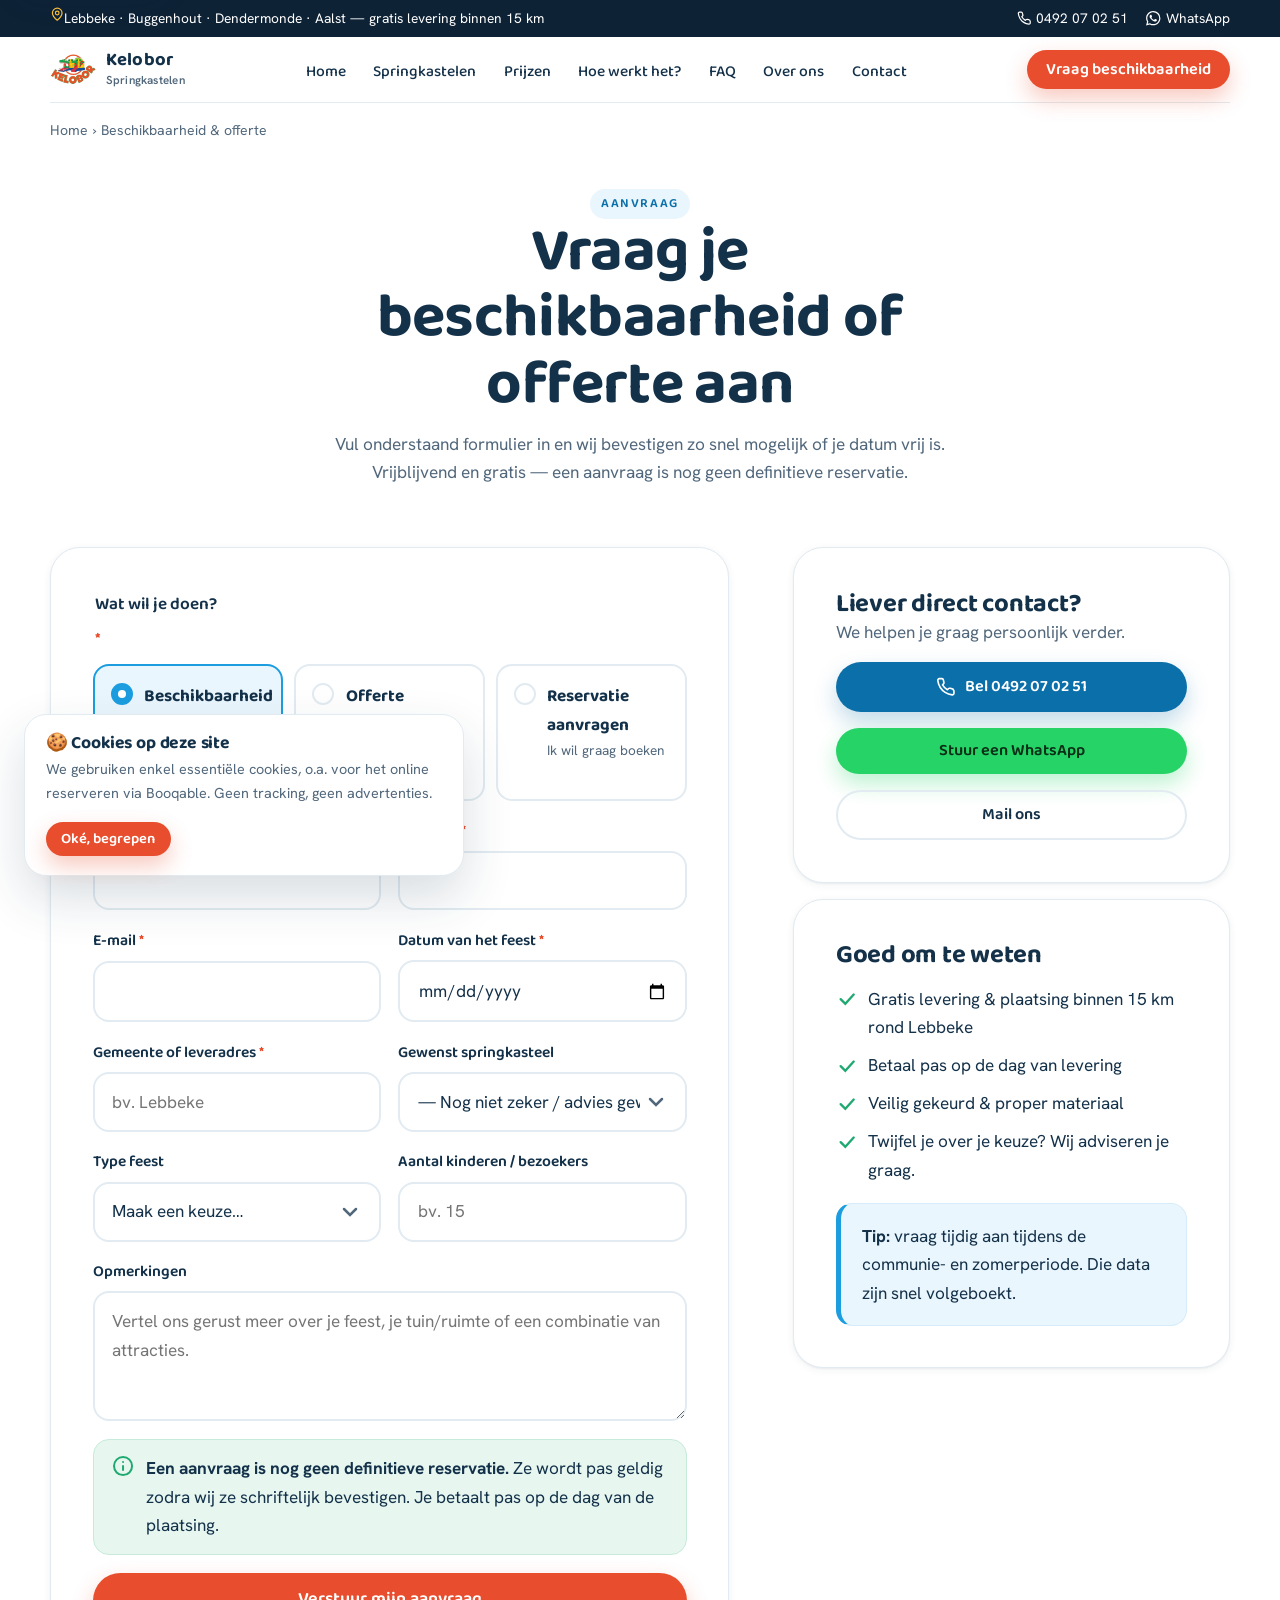
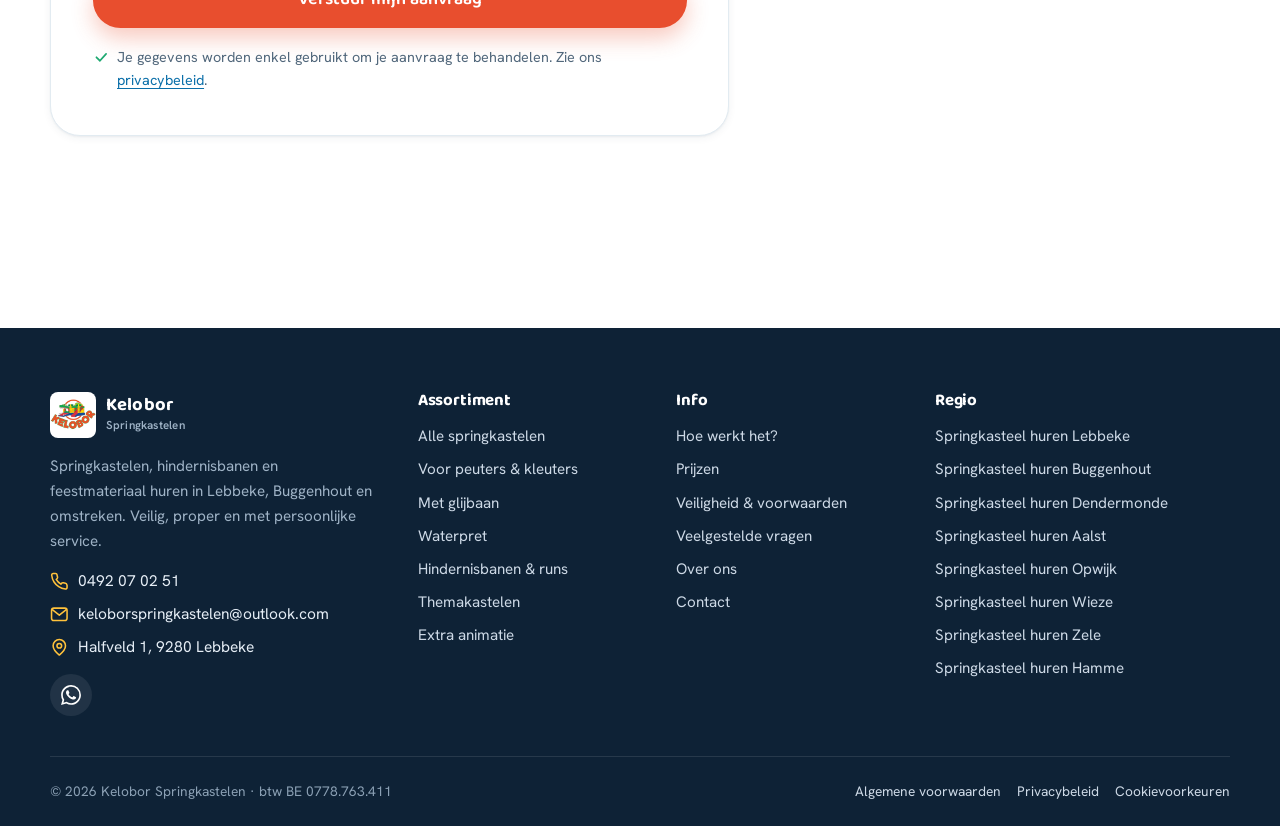
<file: offerte.html>
<!DOCTYPE html>
<html lang="nl">
<head>
  <meta charset="utf-8">
  <meta name="viewport" content="width=device-width, initial-scale=1">
  <title>Beschikbaarheid &amp; offerte aanvragen | Kelobor Springkastelen</title>
  <meta name="description" content="Vraag vrijblijvend de beschikbaarheid of een offerte aan voor je springkasteel. Eenvoudig formulier, snel antwoord. Een aanvraag is nog geen definitieve reservatie.">
  <link rel="canonical" href="https://www.keloborspringkastelen.be/offerte.html">
  <link rel="icon" href="assets/img/logo.jpg">
  <meta name="theme-color" content="#1B9DE0">
  <meta property="og:type" content="website">
  <meta property="og:locale" content="nl_BE">
  <meta property="og:title" content="Beschikbaarheid &amp; offerte aanvragen | Kelobor">
  <meta property="og:description" content="Vraag vrijblijvend de beschikbaarheid of een offerte aan. Snel antwoord, geen verplichtingen.">
  <meta property="og:image" content="https://www.keloborspringkastelen.be/assets/img/logo.jpg">
  <link rel="preconnect" href="https://fonts.googleapis.com">
  <link rel="preconnect" href="https://fonts.gstatic.com" crossorigin>
  <link href="https://fonts.googleapis.com/css2?family=Baloo+2:wght@500;600;700;800&family=Hanken+Grotesk:wght@400;500;600;700&display=swap" rel="stylesheet">
  <link rel="stylesheet" href="assets/css/styles.css">
</head>
<body data-page="offerte">
  <div data-site-header></div>
  <main id="main">
    <div class="container">
      <nav class="breadcrumb"><a href="index.html">Home</a> › <span>Beschikbaarheid &amp; offerte</span></nav>
    </div>

    <section class="page-head">
      <div class="container">
        <div class="section-head section-head--center">
          <span class="eyebrow">Aanvraag</span>
          <h1>Vraag je beschikbaarheid of offerte aan</h1>
          <p class="lead">Vul onderstaand formulier in en wij bevestigen zo snel mogelijk of je datum vrij is. Vrijblijvend en gratis — een aanvraag is nog geen definitieve reservatie.</p>
        </div>
      </div>
    </section>

    <section class="section" style="padding-top:1rem">
      <div class="container">
        <div class="split split--wide-left" style="align-items:start">
          <!-- Formulier -->
          <div class="panel">
            <div class="form-success" role="status">
              <svg viewBox="0 0 24 24" fill="none" stroke="var(--mint)" stroke-width="2.5" stroke-linecap="round" style="width:2rem;height:2rem;flex-shrink:0"><path d="M12 22s8-4 8-10V5l-8-3-8 3v7c0 6 8 10 8 10Z"/><path d="m9 12 2 2 4-4"/></svg>
              <div><h3 style="margin-bottom:.3rem">Bedankt voor je aanvraag!</h3><p>We hebben je e-mailprogramma geopend met je aanvraag. Lukt dat niet? Bel of WhatsApp ons gerust op <a href="tel:+32492070251">0492 07 02 51</a>. We bevestigen zo snel mogelijk de beschikbaarheid.</p></div>
            </div>

            <form class="form" data-mailform>
              <fieldset style="border:0;padding:0;margin:0">
                <legend class="field" style="font-family:var(--font-display);font-weight:600;color:var(--ink);margin-bottom:.7rem">Wat wil je doen? <span class="req">*</span></legend>
                <div class="radio-cards">
                  <div class="radio-card"><input type="radio" id="t1" name="aanvraagtype" value="Beschikbaarheid checken" checked><label for="t1"><span class="dot"></span><span><b>Beschikbaarheid checken</b><small>Is mijn datum nog vrij?</small></span></label></div>
                  <div class="radio-card"><input type="radio" id="t2" name="aanvraagtype" value="Offerte aanvragen"><label for="t2"><span class="dot"></span><span><b>Offerte aanvragen</b><small>Prijs op maat (bv. combinatie)</small></span></label></div>
                  <div class="radio-card"><input type="radio" id="t3" name="aanvraagtype" value="Reservatie aanvragen"><label for="t3"><span class="dot"></span><span><b>Reservatie aanvragen</b><small>Ik wil graag boeken</small></span></label></div>
                </div>
              </fieldset>

              <div class="form-row form-row--2">
                <div class="field"><label for="naam">Naam <span class="req">*</span></label><input class="input" id="naam" name="naam" autocomplete="name" required></div>
                <div class="field"><label for="tel">Telefoon <span class="req">*</span></label><input class="input" id="tel" name="telefoon" type="tel" autocomplete="tel" required></div>
              </div>
              <div class="form-row form-row--2">
                <div class="field"><label for="email">E-mail <span class="req">*</span></label><input class="input" id="email" name="email" type="email" autocomplete="email" required></div>
                <div class="field"><label for="datum">Datum van het feest <span class="req">*</span></label><input class="input" id="datum" name="datum" type="date" required></div>
              </div>
              <div class="form-row form-row--2">
                <div class="field"><label for="gemeente">Gemeente of leveradres <span class="req">*</span></label><input class="input" id="gemeente" name="gemeente" placeholder="bv. Lebbeke" autocomplete="address-level2" required></div>
                <div class="field"><label for="product">Gewenst springkasteel</label><select class="select" id="product" name="springkasteel" data-product-select><option value="">— Nog niet zeker / advies gewenst —</option></select></div>
              </div>
              <div class="form-row form-row--2">
                <div class="field"><label for="feest">Type feest</label><select class="select" id="feest" name="type_feest"><option value="">Maak een keuze…</option><option>Verjaardag</option><option>Communie- of lentefeest</option><option>Doopfeest / babyborrel</option><option>Schoolfeest / sportdag</option><option>Buurtfeest</option><option>Bedrijfsfeest</option><option>Trouwfeest</option><option>Ander</option></select></div>
                <div class="field"><label for="aantal">Aantal kinderen / bezoekers</label><input class="input" id="aantal" name="aantal" type="number" min="0" placeholder="bv. 15"></div>
              </div>
              <div class="field"><label for="bericht">Opmerkingen</label><textarea class="textarea" id="bericht" name="opmerkingen" placeholder="Vertel ons gerust meer over je feest, je tuin/ruimte of een combinatie van attracties."></textarea></div>

              <!-- honeypot anti-spam -->
              <div class="honeypot" aria-hidden="true"><label>Laat dit veld leeg<input type="text" name="website" tabindex="-1" autocomplete="off"></label></div>

              <div class="form-callout">
                <svg viewBox="0 0 24 24" fill="none" stroke="currentColor" stroke-width="2" stroke-linecap="round" stroke-linejoin="round"><circle cx="12" cy="12" r="9"/><path d="M12 16v-4M12 8h.01"/></svg>
                <p style="margin:0;color:var(--ink)"><strong>Een aanvraag is nog geen definitieve reservatie.</strong> Ze wordt pas geldig zodra wij ze schriftelijk bevestigen. Je betaalt pas op de dag van de plaatsing.</p>
              </div>

              <button class="btn btn--cta btn--lg btn--block" type="submit">Verstuur mijn aanvraag</button>
              <p class="form-note"><svg viewBox="0 0 24 24" fill="none" stroke="currentColor" stroke-width="2.5" stroke-linecap="round"><path d="m5 12 5 5 9-10"/></svg><span>Je gegevens worden enkel gebruikt om je aanvraag te behandelen. Zie ons <a href="privacybeleid.html">privacybeleid</a>.</span></p>
            </form>
          </div>

          <!-- Zijbalk -->
          <aside class="stack">
            <div class="panel">
              <h3>Liever direct contact?</h3>
              <p>We helpen je graag persoonlijk verder.</p>
              <div class="stack" style="margin-top:1rem">
                <a class="btn btn--sky btn--block" href="tel:+32492070251"><svg viewBox="0 0 24 24" fill="none" stroke="currentColor" stroke-width="2" stroke-linecap="round" stroke-linejoin="round" style="width:1.2em"><path d="M22 16.9v3a2 2 0 0 1-2.2 2 19.8 19.8 0 0 1-8.6-3 19.5 19.5 0 0 1-6-6 19.8 19.8 0 0 1-3-8.7A2 2 0 0 1 4.1 2h3a2 2 0 0 1 2 1.7c.1.9.3 1.8.6 2.6a2 2 0 0 1-.5 2.1L8 9.6a16 16 0 0 0 6 6l1.2-1.2a2 2 0 0 1 2.1-.5c.8.3 1.7.5 2.6.6a2 2 0 0 1 1.7 2Z"/></svg> Bel 0492 07 02 51</a>
                <a class="btn btn--wa btn--block" href="https://wa.me/32492070251?text=Hallo%20Kelobor%2C%20ik%20heb%20een%20vraag%20over%20het%20huren%20van%20een%20springkasteel." target="_blank" rel="noopener">Stuur een WhatsApp</a>
                <a class="btn btn--ghost btn--block" href="mailto:keloborspringkastelen@outlook.com">Mail ons</a>
              </div>
            </div>
            <div class="panel">
              <h3>Goed om te weten</h3>
              <ul class="feature-list mt-1">
                <li><svg viewBox="0 0 24 24" fill="none" stroke="var(--mint)" stroke-width="2.5" stroke-linecap="round"><path d="m5 12 5 5 9-10"/></svg><span>Gratis levering &amp; plaatsing binnen 15 km rond Lebbeke</span></li>
                <li><svg viewBox="0 0 24 24" fill="none" stroke="var(--mint)" stroke-width="2.5" stroke-linecap="round"><path d="m5 12 5 5 9-10"/></svg><span>Betaal pas op de dag van levering</span></li>
                <li><svg viewBox="0 0 24 24" fill="none" stroke="var(--mint)" stroke-width="2.5" stroke-linecap="round"><path d="m5 12 5 5 9-10"/></svg><span>Veilig gekeurd &amp; proper materiaal</span></li>
                <li><svg viewBox="0 0 24 24" fill="none" stroke="var(--mint)" stroke-width="2.5" stroke-linecap="round"><path d="m5 12 5 5 9-10"/></svg><span>Twijfel je over je keuze? Wij adviseren je graag.</span></li>
              </ul>
              <div class="callout callout--sky" style="margin-top:1.2rem"><p style="margin:0"><strong>Tip:</strong> vraag tijdig aan tijdens de communie- en zomerperiode. Die data zijn snel volgeboekt.</p></div>
            </div>
          </aside>
        </div>
      </div>
    </section>
  </main>
  <footer class="site-footer" data-site-footer></footer>
  <script src="assets/js/data.js"></script>
  <script src="assets/js/main.js"></script>
  <script src="assets/js/catalog.js"></script>
</body>
</html>
</file>
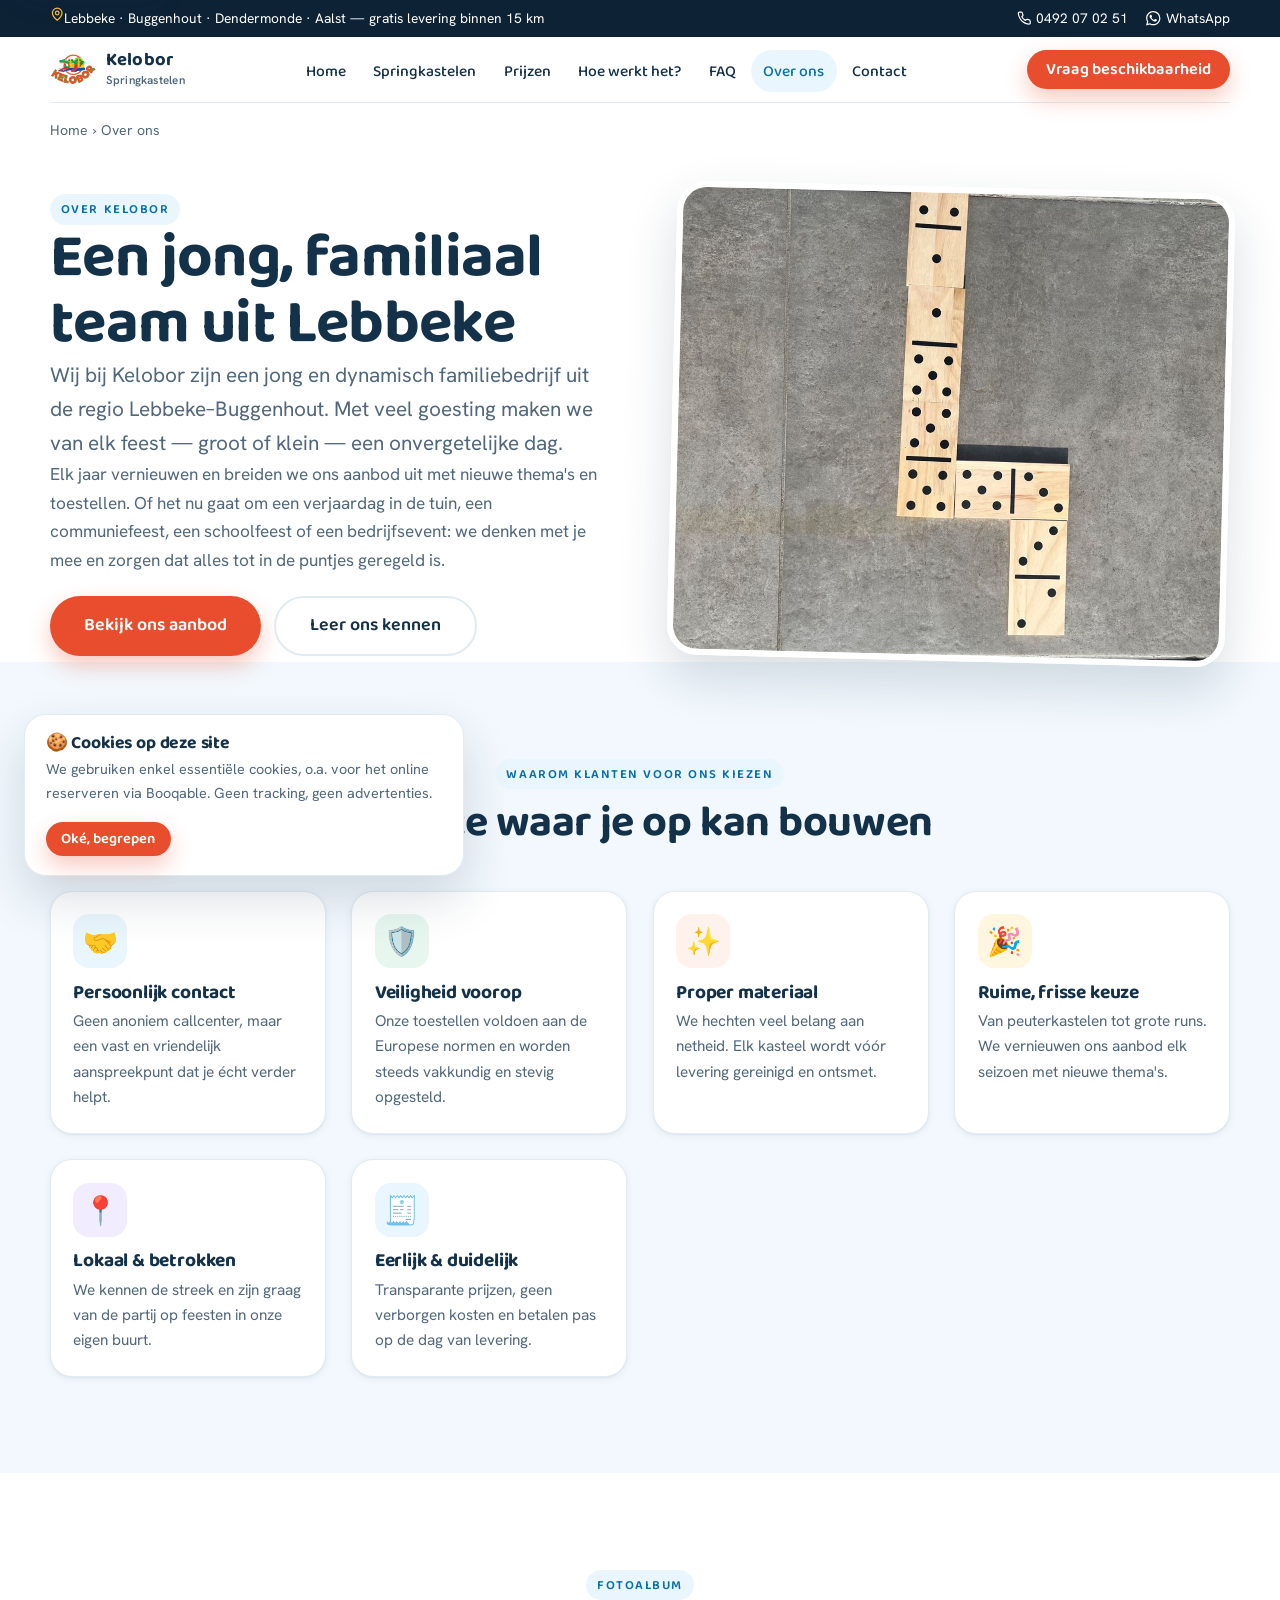
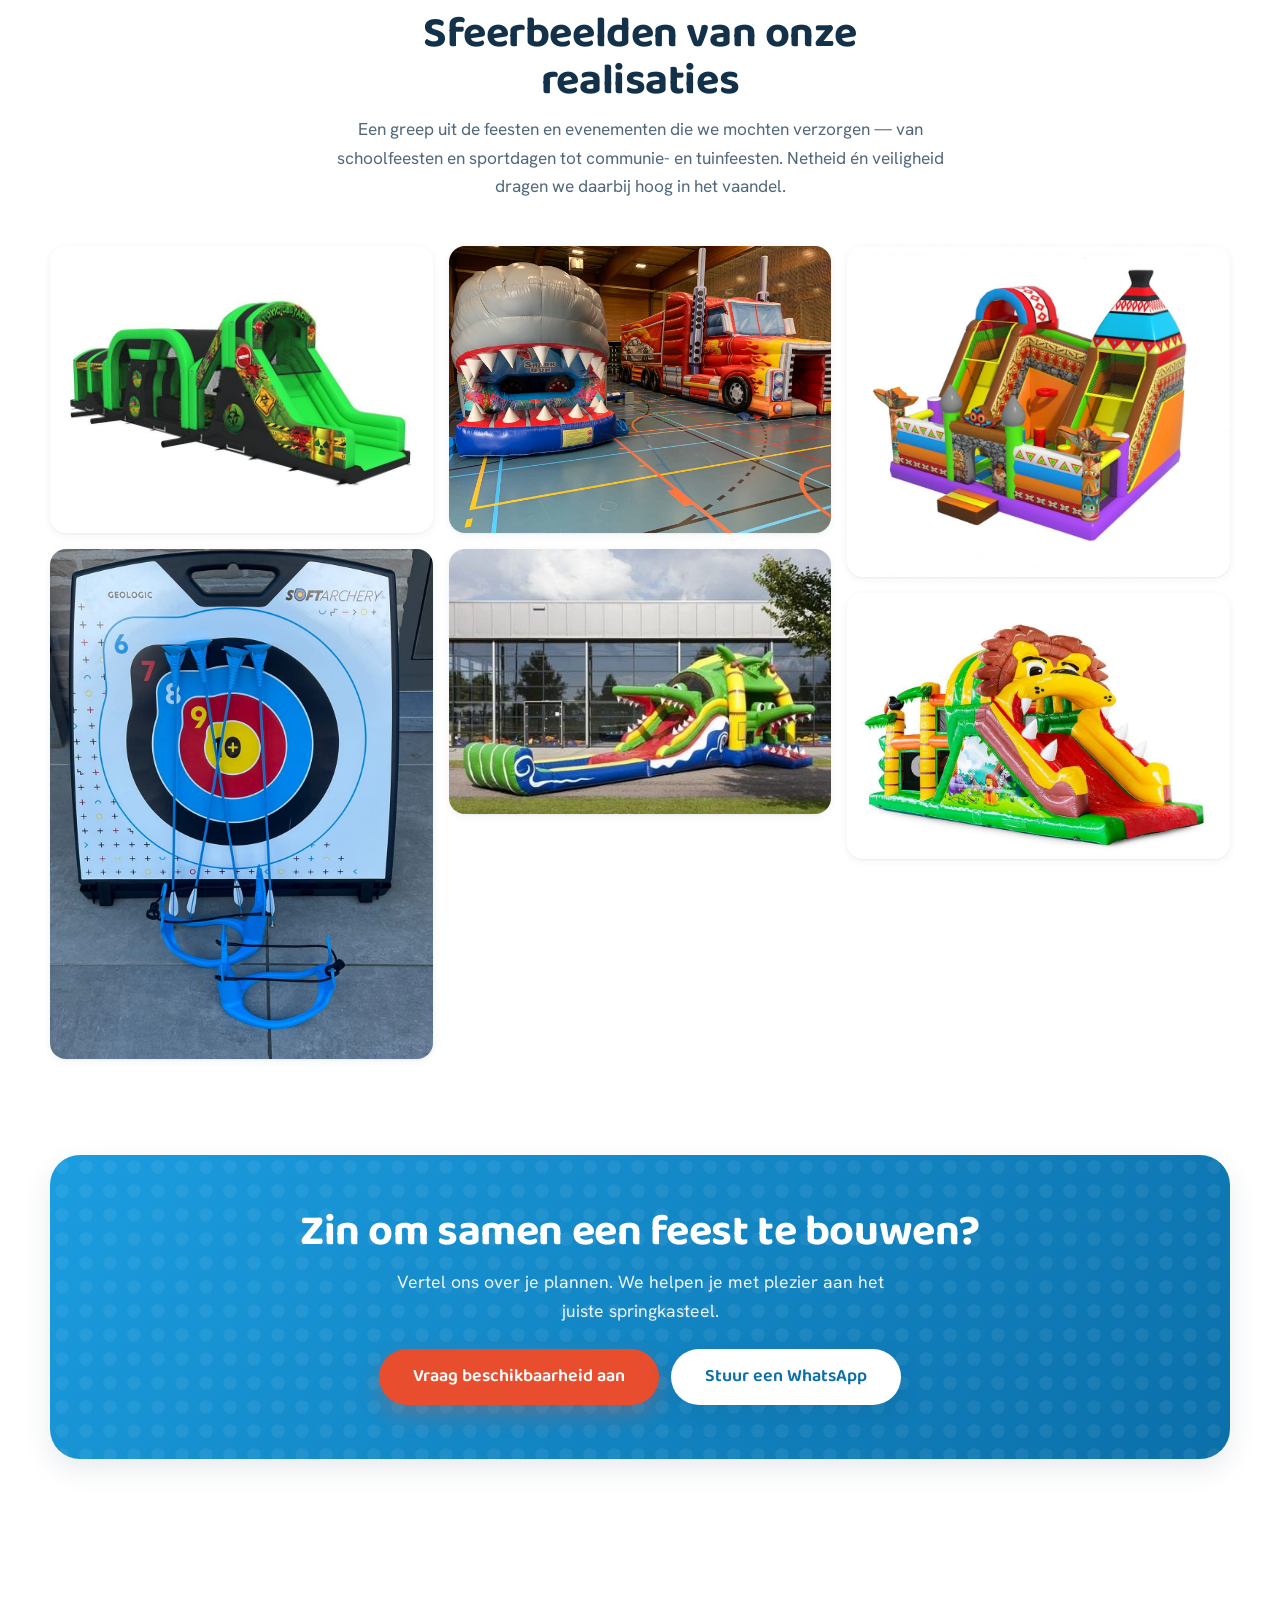
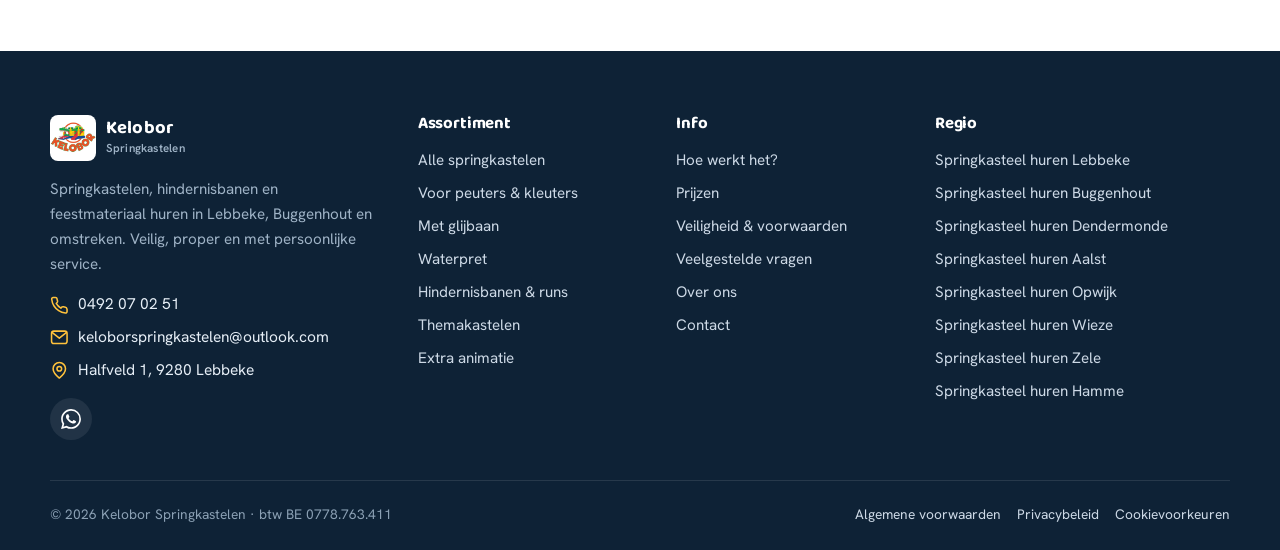
<file: over-ons.html>
<!DOCTYPE html>
<html lang="nl">
<head>
  <meta charset="utf-8">
  <meta name="viewport" content="width=device-width, initial-scale=1">
  <title>Over ons — jouw lokale springkasteelverhuur | Kelobor</title>
  <meta name="description" content="Kelobor Springkastelen is een jong, familiaal verhuurbedrijf uit Lebbeke. Ontdek waarom families, scholen en bedrijven uit de regio voor onze persoonlijke service en propere, veilige springkastelen kiezen.">
  <link rel="canonical" href="https://www.keloborspringkastelen.be/over-ons.html">
  <link rel="icon" href="assets/img/logo.jpg">
  <meta name="theme-color" content="#1B9DE0">
  <meta property="og:type" content="website">
  <meta property="og:locale" content="nl_BE">
  <meta property="og:title" content="Over ons — jouw lokale springkasteelverhuur | Kelobor">
  <meta property="og:description" content="Een jong, familiaal verhuurbedrijf uit Lebbeke. Persoonlijke service, propere en veilige springkastelen.">
  <meta property="og:image" content="https://www.keloborspringkastelen.be/assets/img/gallery/g2.jpg">
  <link rel="preconnect" href="https://fonts.googleapis.com">
  <link rel="preconnect" href="https://fonts.gstatic.com" crossorigin>
  <link href="https://fonts.googleapis.com/css2?family=Baloo+2:wght@500;600;700;800&family=Hanken+Grotesk:wght@400;500;600;700&display=swap" rel="stylesheet">
  <link rel="stylesheet" href="assets/css/styles.css">
</head>
<body data-page="over">
  <div data-site-header></div>
  <main id="main">
    <div class="container"><nav class="breadcrumb"><a href="index.html">Home</a> › <span>Over ons</span></nav></div>

    <section class="page-head">
      <div class="container">
        <div class="split">
          <div>
            <span class="eyebrow">Over Kelobor</span>
            <h1>Een jong, familiaal team uit Lebbeke</h1>
            <p class="lead">Wij bij Kelobor zijn een jong en dynamisch familiebedrijf uit de regio Lebbeke–Buggenhout. Met veel goesting maken we van elk feest — groot of klein — een onvergetelijke dag.</p>
            <p>Elk jaar vernieuwen en breiden we ons aanbod uit met nieuwe thema's en toestellen. Of het nu gaat om een verjaardag in de tuin, een communiefeest, een schoolfeest of een bedrijfsevent: we denken met je mee en zorgen dat alles tot in de puntjes geregeld is.</p>
            <div class="hero__cta" style="margin-top:1.4rem">
              <a class="btn btn--cta btn--lg" href="springkastelen.html">Bekijk ons aanbod</a>
              <a class="btn btn--ghost btn--lg" href="contact.html">Leer ons kennen</a>
            </div>
          </div>
          <div class="hero__media">
            <img class="hero__img" src="assets/img/gallery/g2.jpg" alt="Een opgesteld springkasteel van Kelobor op een feest" width="600" height="500" style="transform:rotate(1.4deg)">
          </div>
        </div>
      </div>
    </section>

    <section class="section section--soft">
      <div class="container">
        <div class="section-head section-head--center">
          <span class="eyebrow">Waarom klanten voor ons kiezen</span>
          <h2>Service waar je op kan bouwen</h2>
        </div>
        <div class="usp-grid" data-reveal-stagger>
          <div class="usp"><div class="usp__icon"><span class="usp-emoji" aria-hidden="true">&#129309;</span></div><h3>Persoonlijk contact</h3><p>Geen anoniem callcenter, maar een vast en vriendelijk aanspreekpunt dat je écht verder helpt.</p></div>
          <div class="usp"><div class="usp__icon"><span class="usp-emoji" aria-hidden="true">&#128737;&#65039;</span></div><h3>Veiligheid voorop</h3><p>Onze toestellen voldoen aan de Europese normen en worden steeds vakkundig en stevig opgesteld.</p></div>
          <div class="usp"><div class="usp__icon"><span class="usp-emoji" aria-hidden="true">&#10024;</span></div><h3>Proper materiaal</h3><p>We hechten veel belang aan netheid. Elk kasteel wordt vóór levering gereinigd en ontsmet.</p></div>
          <div class="usp"><div class="usp__icon"><span class="usp-emoji" aria-hidden="true">&#127881;</span></div><h3>Ruime, frisse keuze</h3><p>Van peuterkastelen tot grote runs. We vernieuwen ons aanbod elk seizoen met nieuwe thema's.</p></div>
          <div class="usp"><div class="usp__icon"><span class="usp-emoji" aria-hidden="true">&#128205;</span></div><h3>Lokaal &amp; betrokken</h3><p>We kennen de streek en zijn graag van de partij op feesten in onze eigen buurt.</p></div>
          <div class="usp"><div class="usp__icon"><span class="usp-emoji" aria-hidden="true">&#129534;</span></div><h3>Eerlijk &amp; duidelijk</h3><p>Transparante prijzen, geen verborgen kosten en betalen pas op de dag van levering.</p></div>
        </div>
      </div>
    </section>

    <section class="section">
      <div class="container">
        <div class="section-head section-head--center">
          <span class="eyebrow">Fotoalbum</span>
          <h2>Sfeerbeelden van onze realisaties</h2>
          <p>Een greep uit de feesten en evenementen die we mochten verzorgen — van schoolfeesten en sportdagen tot communie- en tuinfeesten. Netheid én veiligheid dragen we daarbij hoog in het vaandel.</p>
        </div>
        <div class="masonry" data-reveal>
          <img src="assets/img/gallery/g1.jpg" alt="Springkasteel van Kelobor opgesteld op een feest" loading="lazy" decoding="async">
          <img src="assets/img/gallery/g3.jpg" alt="Kinderen spelen op een opblaasbare attractie tijdens een evenement" loading="lazy" decoding="async">
          <img src="assets/img/gallery/g5.jpg" alt="Sfeerbeeld van een feest met springkasteel in de tuin" loading="lazy" decoding="async">
          <img src="assets/img/gallery/hero.jpg" alt="Opgesteld springkasteel van Kelobor bij een tuinfeest" loading="lazy" decoding="async">
          <img src="assets/img/gallery/g6.jpg" alt="Opblaasbare attractie van Kelobor op een schoolfeest" loading="lazy" decoding="async">
          <img src="assets/img/gallery/g7.jpg" alt="Springkasteel met spelende kinderen op een buurtfeest" loading="lazy" decoding="async">
        </div>
      </div>
    </section>

    <section class="section" style="padding-top:0">
      <div class="container">
        <div class="cta-band">
          <h2>Zin om samen een feest te bouwen?</h2>
          <p>Vertel ons over je plannen. We helpen je met plezier aan het juiste springkasteel.</p>
          <div class="hero__cta">
            <a class="btn btn--cta btn--lg" href="offerte.html">Vraag beschikbaarheid aan</a>
            <a class="btn btn--white btn--lg" href="https://wa.me/32492070251" target="_blank" rel="noopener">Stuur een WhatsApp</a>
          </div>
        </div>
      </div>
    </section>
  </main>
  <footer class="site-footer" data-site-footer></footer>
  <script src="assets/js/data.js"></script>
  <script src="assets/js/main.js"></script>
  <script src="assets/js/catalog.js"></script>
</body>
</html>
</file>
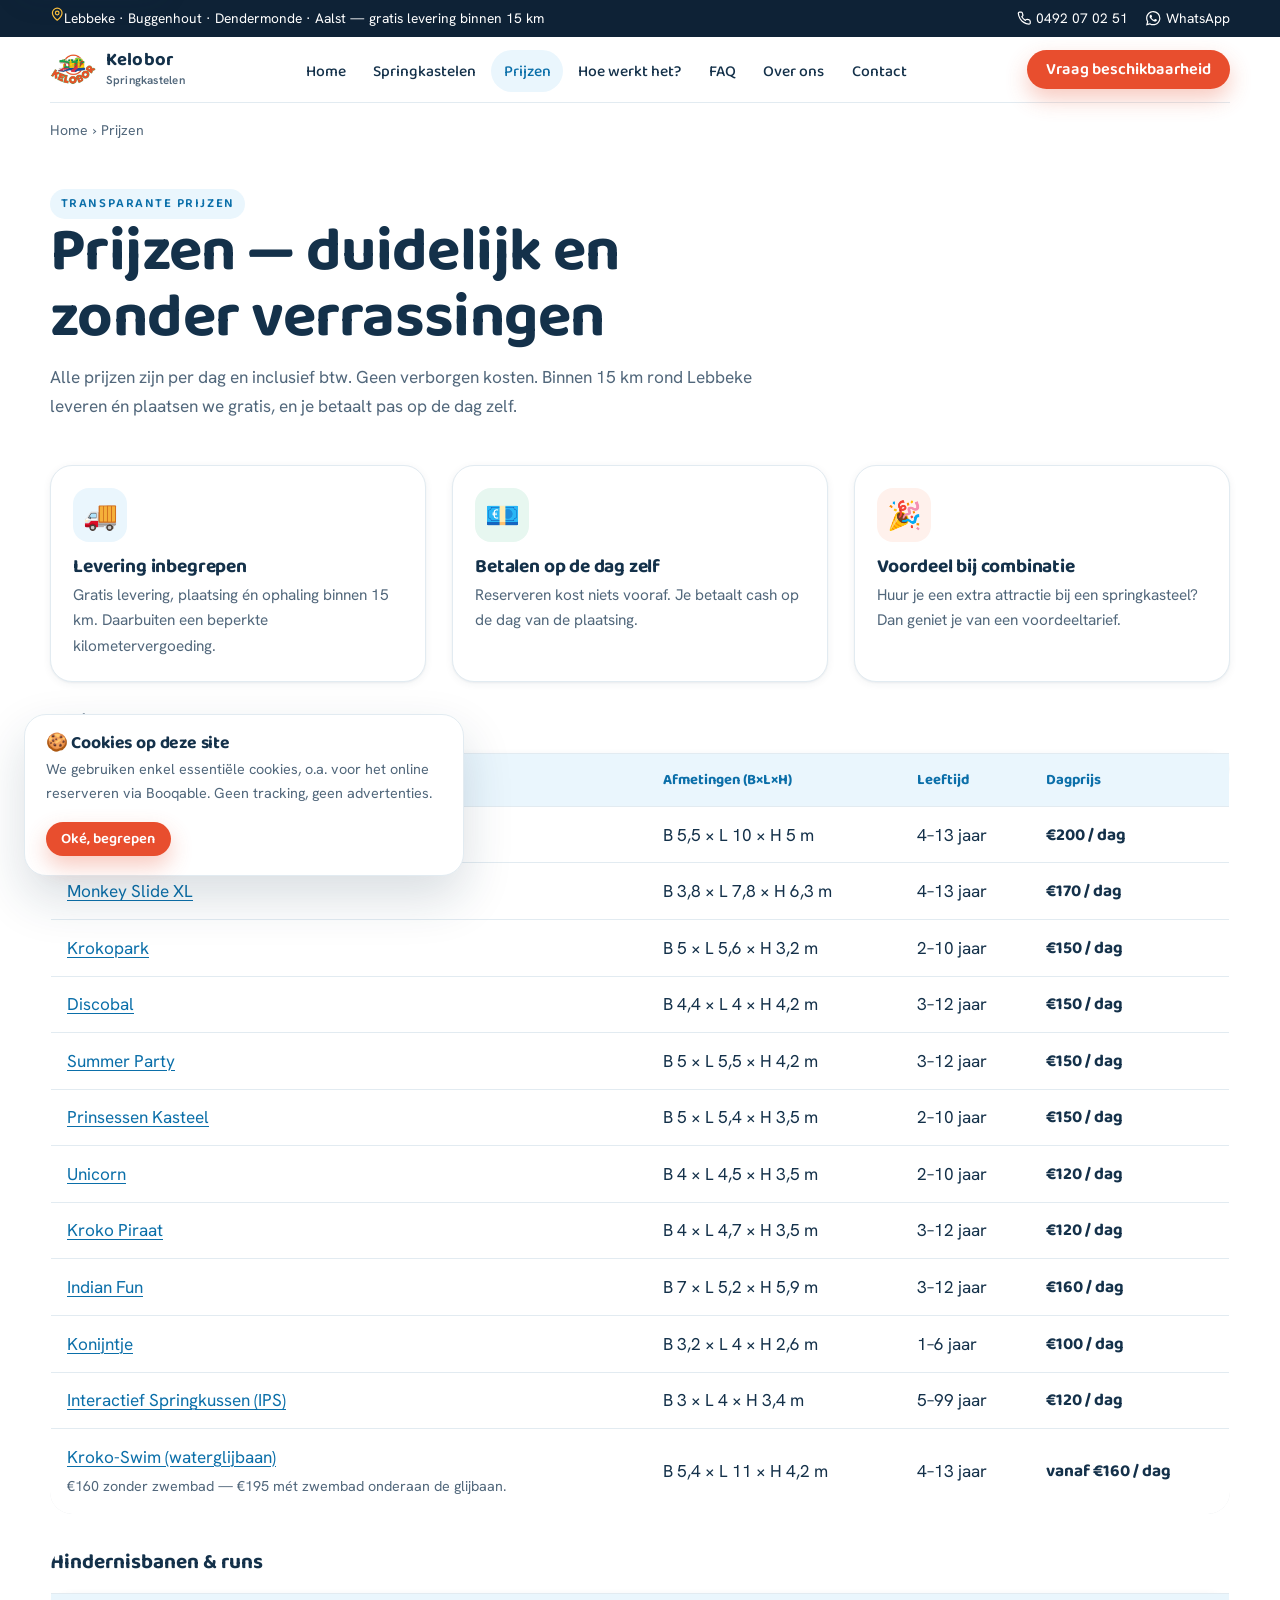
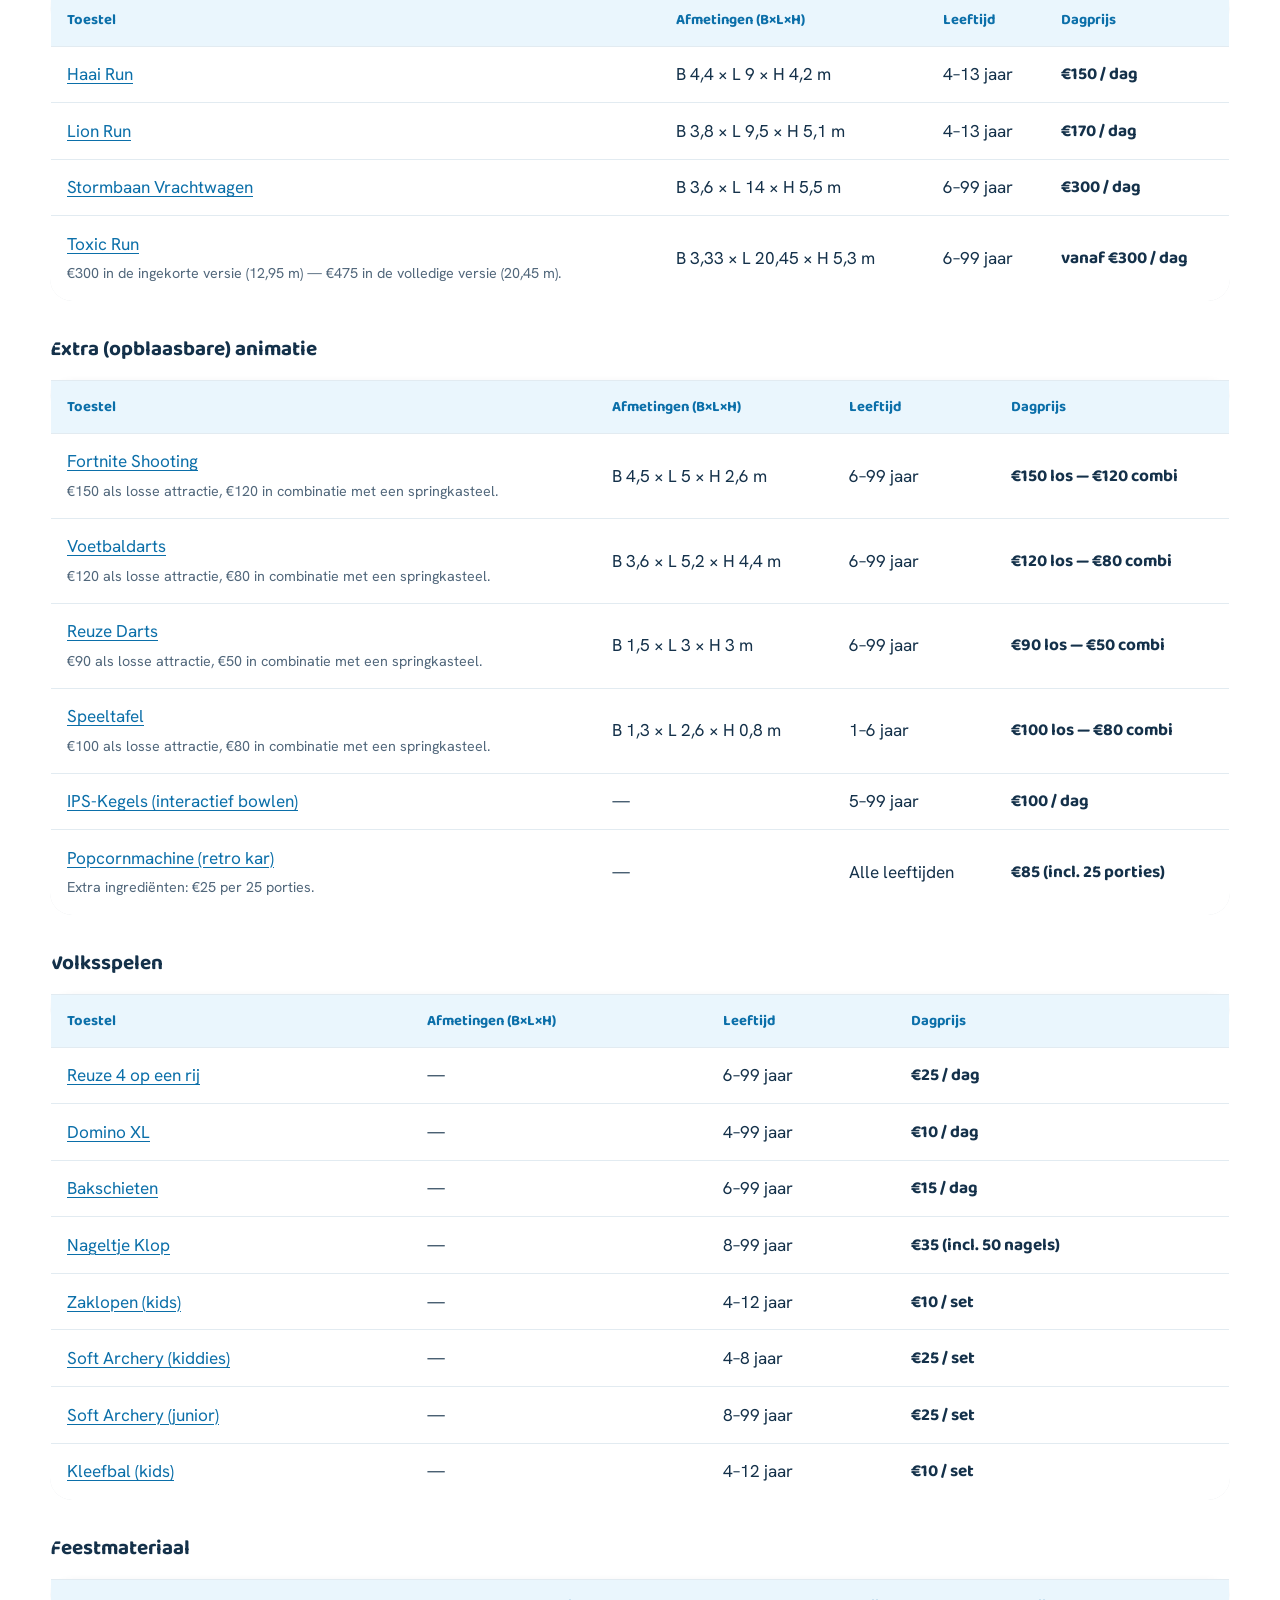
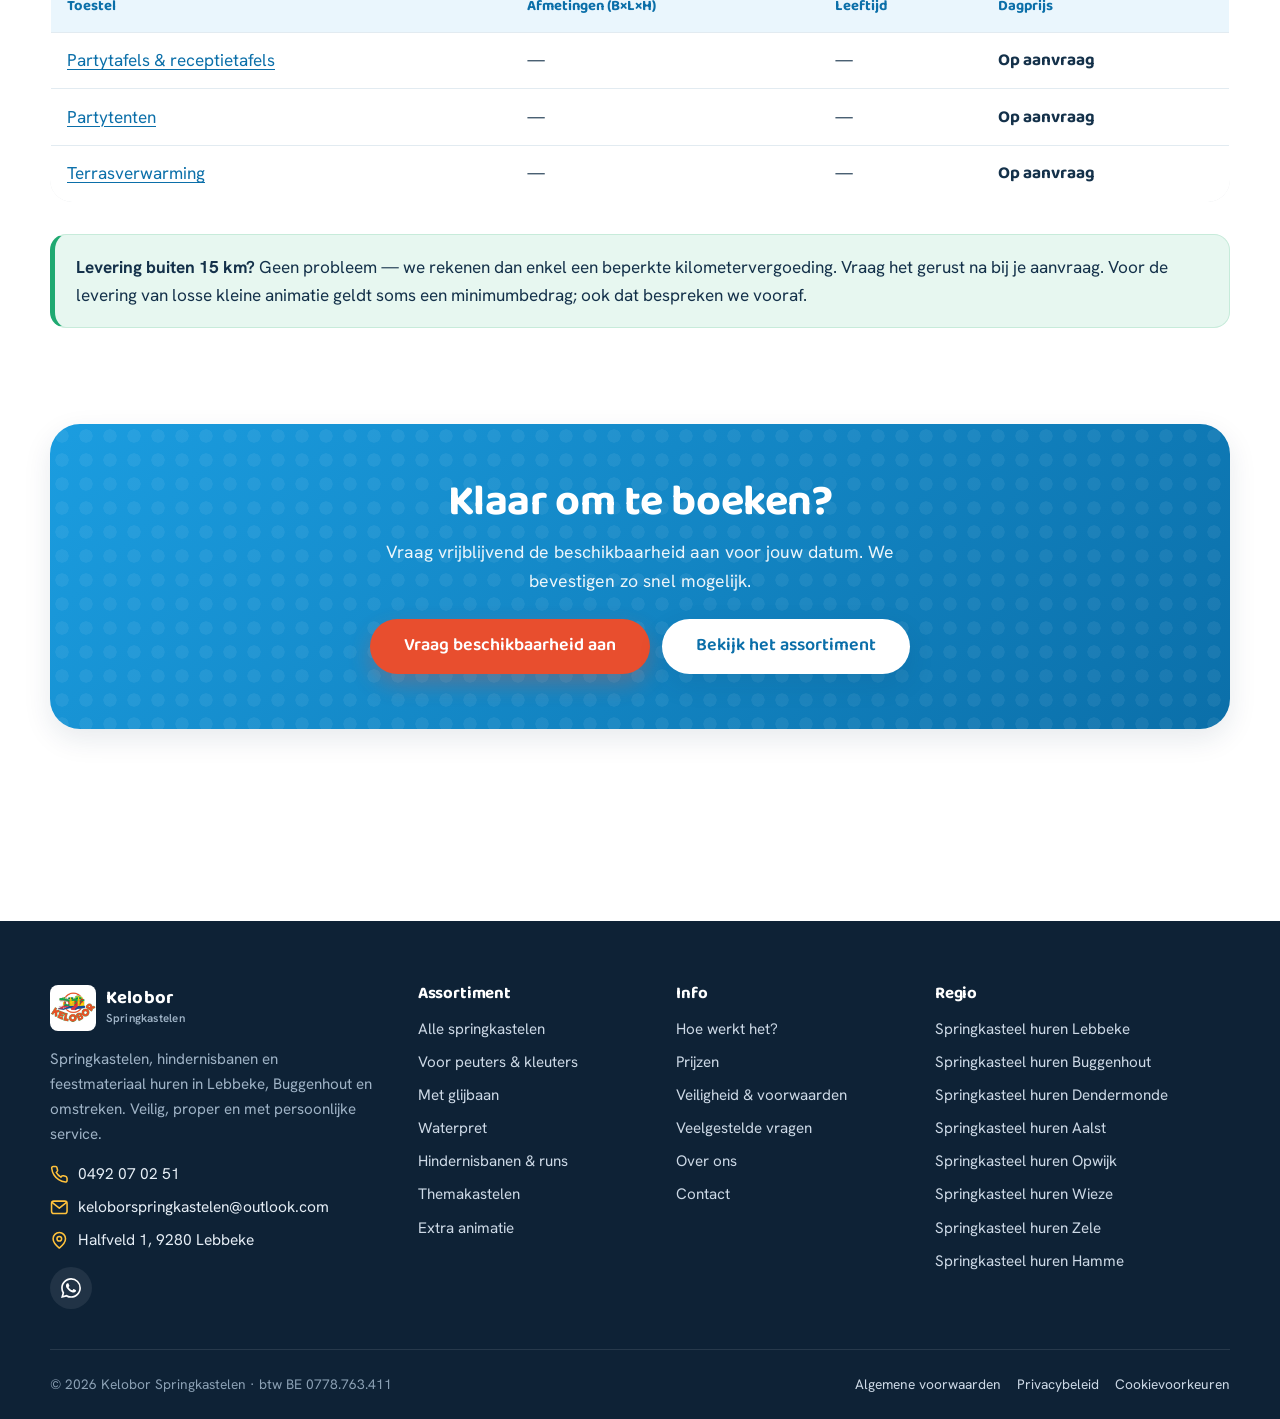
<file: prijzen.html>
<!DOCTYPE html>
<html lang="nl">
<head>
  <meta charset="utf-8">
  <meta name="viewport" content="width=device-width, initial-scale=1">
  <title>Prijzen springkastelen huren — duidelijke prijslijst | Kelobor</title>
  <meta name="description" content="Bekijk de duidelijke prijslijst van Kelobor Springkastelen. Alle dagprijzen incl. btw, zonder verborgen kosten. Gratis levering binnen 15 km en betalen pas op de dag zelf.">
  <link rel="canonical" href="https://www.keloborspringkastelen.be/prijzen.html">
  <link rel="icon" href="assets/img/logo.jpg">
  <meta name="theme-color" content="#1B9DE0">
  <meta property="og:type" content="website">
  <meta property="og:locale" content="nl_BE">
  <meta property="og:title" content="Prijzen springkastelen huren | Kelobor">
  <meta property="og:description" content="Duidelijke prijslijst, alle dagprijzen incl. btw en zonder verborgen kosten.">
  <meta property="og:image" content="https://www.keloborspringkastelen.be/assets/img/logo.jpg">
  <link rel="preconnect" href="https://fonts.googleapis.com">
  <link rel="preconnect" href="https://fonts.gstatic.com" crossorigin>
  <link href="https://fonts.googleapis.com/css2?family=Baloo+2:wght@500;600;700;800&family=Hanken+Grotesk:wght@400;500;600;700&display=swap" rel="stylesheet">
  <link rel="stylesheet" href="assets/css/styles.css">
</head>
<body data-page="prijzen">
  <div data-site-header></div>
  <main id="main">
    <div class="container"><nav class="breadcrumb"><a href="index.html">Home</a> › <span>Prijzen</span></nav></div>

    <section class="page-head">
      <div class="container">
        <div class="section-head" style="max-width:760px">
          <span class="eyebrow">Transparante prijzen</span>
          <h1>Prijzen — duidelijk en zonder verrassingen</h1>
          <p class="lead">Alle prijzen zijn per dag en inclusief btw. Geen verborgen kosten. Binnen 15 km rond Lebbeke leveren én plaatsen we gratis, en je betaalt pas op de dag zelf.</p>
        </div>
        <div class="usp-grid" style="margin-top:1.5rem">
          <div class="usp"><div class="usp__icon"><span class="usp-emoji" aria-hidden="true">&#128666;</span></div><h3>Levering inbegrepen</h3><p>Gratis levering, plaatsing én ophaling binnen 15 km. Daarbuiten een beperkte kilometervergoeding.</p></div>
          <div class="usp"><div class="usp__icon"><span class="usp-emoji" aria-hidden="true">&#128182;</span></div><h3>Betalen op de dag zelf</h3><p>Reserveren kost niets vooraf. Je betaalt cash op de dag van de plaatsing.</p></div>
          <div class="usp"><div class="usp__icon"><span class="usp-emoji" aria-hidden="true">&#127881;</span></div><h3>Voordeel bij combinatie</h3><p>Huur je een extra attractie bij een springkasteel? Dan geniet je van een voordeeltarief.</p></div>
        </div>
      </div>
    </section>

    <section class="section" style="padding-top:1.5rem">
      <div class="container">
        <div data-price-tables>
          <noscript><p class="callout">Zet JavaScript aan om de prijslijst te zien, of <a href="springkastelen.html">bekijk het assortiment</a> — daar staat bij elk toestel de prijs.</p></noscript>
        </div>
        <div class="callout callout--mint">
          <p style="margin:0"><strong>Levering buiten 15 km?</strong> Geen probleem — we rekenen dan enkel een beperkte kilometervergoeding. Vraag het gerust na bij je aanvraag. Voor de levering van losse kleine animatie geldt soms een minimumbedrag; ook dat bespreken we vooraf.</p>
        </div>
      </div>
    </section>

    <section class="section" style="padding-top:0">
      <div class="container">
        <div class="cta-band">
          <h2>Klaar om te boeken?</h2>
          <p>Vraag vrijblijvend de beschikbaarheid aan voor jouw datum. We bevestigen zo snel mogelijk.</p>
          <div class="hero__cta">
            <a class="btn btn--cta btn--lg" href="offerte.html">Vraag beschikbaarheid aan</a>
            <a class="btn btn--white btn--lg" href="springkastelen.html">Bekijk het assortiment</a>
          </div>
        </div>
      </div>
    </section>
  </main>
  <footer class="site-footer" data-site-footer></footer>
  <script src="assets/js/data.js"></script>
  <script src="assets/js/main.js"></script>
  <script src="assets/js/catalog.js"></script>
  <script>
    (function () {
      var host = document.querySelector("[data-price-tables]"); if (!host || !window.KELOBOR) return;
      var K = window.KELOBOR;
      var groups = [["springkasteel","Springkastelen"],["run","Hindernisbanen &amp; runs"],["animatie","Extra (opblaasbare) animatie"],["volksspel","Volksspelen"],["feestmateriaal","Feestmateriaal"]];
      host.innerHTML = groups.map(function (g) {
        var rows = K.PRODUCTS.filter(function (p) { return p.type === g[0]; }).map(function (p) {
          return '<tr><td><a href="product.html?p=' + p.slug + '">' + p.name + "</a>" +
            (p.priceNote ? '<br><small style="color:var(--ink-2)">' + p.priceNote + "</small>" : "") + "</td>" +
            "<td>" + (p.dim ? K.fmtDim(p.dim) : "—") + "</td>" +
            "<td>" + (p.ages && p.ages !== "—" ? p.ages : "—") + "</td>" +
            '<td class="price">' + (p.price ? p.priceLabel : "Op aanvraag") + "</td></tr>";
        }).join("");
        return '<div class="table-wrap" style="margin-bottom:2rem"><table class="price-table"><caption>' + g[1] +
          "</caption><thead><tr><th>Toestel</th><th>Afmetingen (B×L×H)</th><th>Leeftijd</th><th>Dagprijs</th></tr></thead><tbody>" + rows + "</tbody></table></div>";
      }).join("");
    })();
  </script>
</body>
</html>
</file>
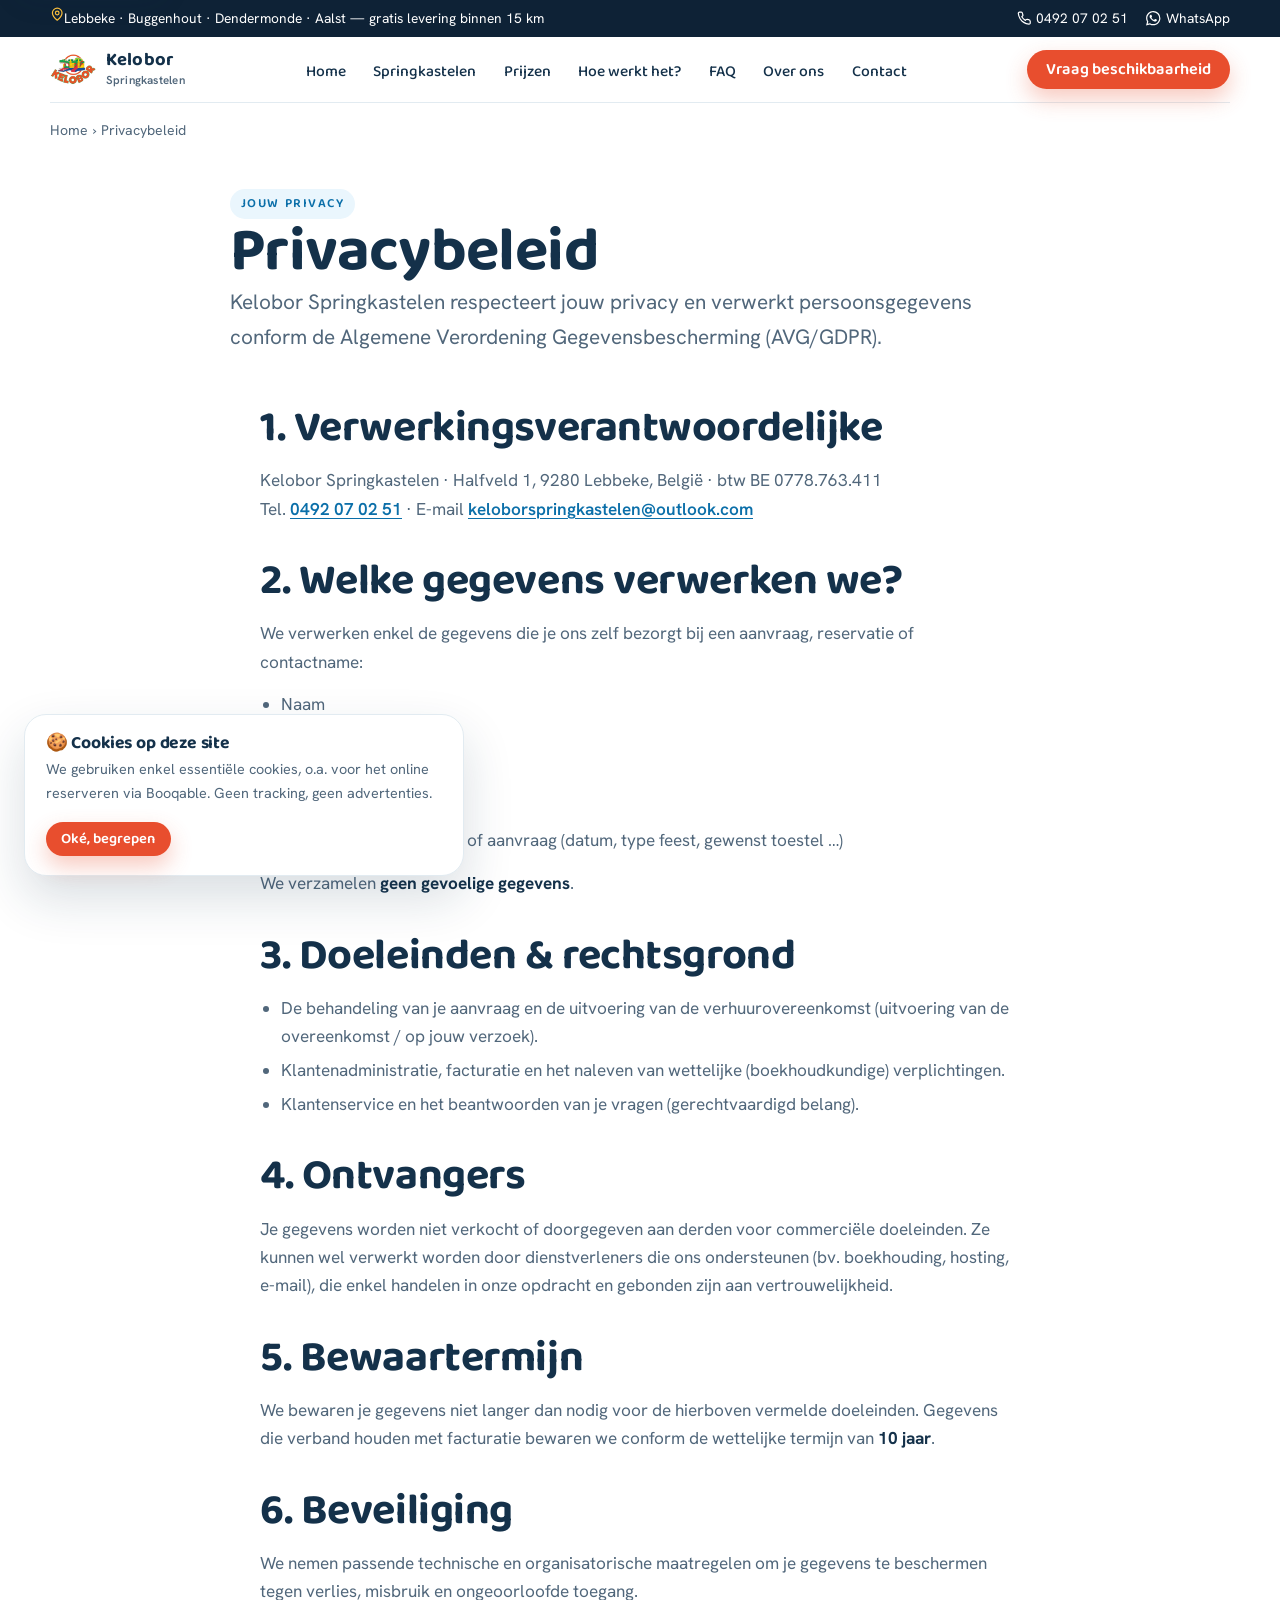
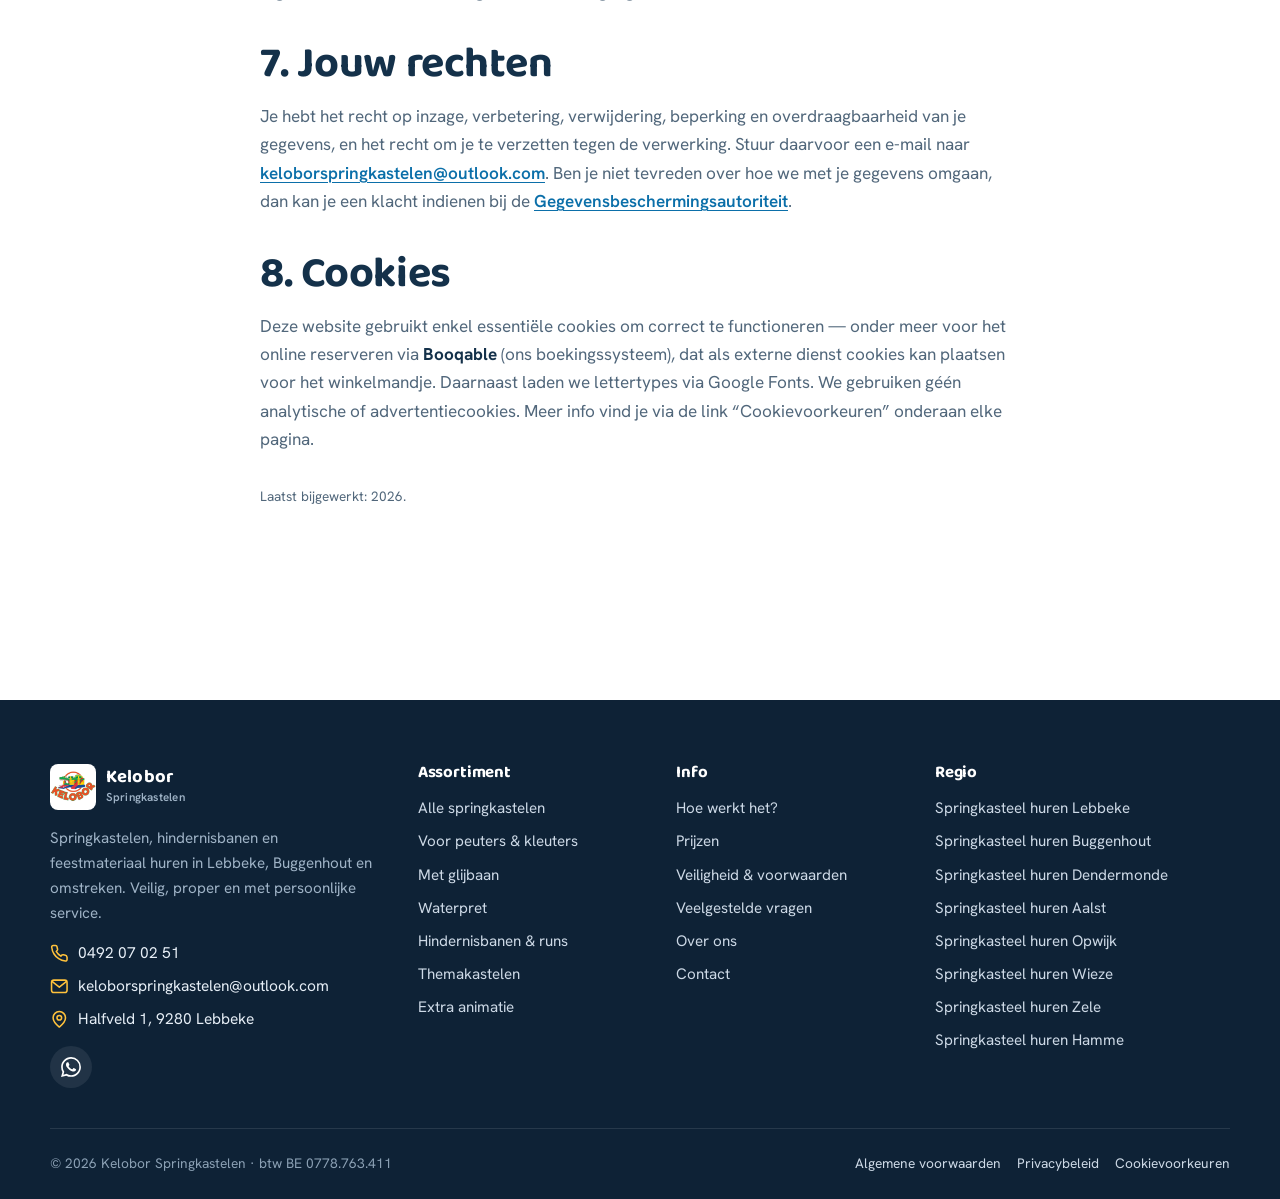
<file: privacybeleid.html>
<!DOCTYPE html>
<html lang="nl">
<head>
  <meta charset="utf-8">
  <meta name="viewport" content="width=device-width, initial-scale=1">
  <title>Privacybeleid | Kelobor Springkastelen</title>
  <meta name="description" content="Het privacybeleid van Kelobor Springkastelen: welke persoonsgegevens we verwerken, waarom, hoe lang we ze bewaren en welke rechten je hebt onder de GDPR/AVG.">
  <link rel="canonical" href="https://www.keloborspringkastelen.be/privacybeleid.html">
  <link rel="icon" href="assets/img/logo.jpg">
  <meta name="theme-color" content="#1B9DE0">
  <link rel="preconnect" href="https://fonts.googleapis.com">
  <link rel="preconnect" href="https://fonts.gstatic.com" crossorigin>
  <link href="https://fonts.googleapis.com/css2?family=Baloo+2:wght@500;600;700;800&family=Hanken+Grotesk:wght@400;500;600;700&display=swap" rel="stylesheet">
  <link rel="stylesheet" href="assets/css/styles.css">
</head>
<body data-page="">
  <div data-site-header></div>
  <main id="main">
    <div class="container"><nav class="breadcrumb"><a href="index.html">Home</a> › <span>Privacybeleid</span></nav></div>

    <section class="page-head">
      <div class="container container--narrow">
        <span class="eyebrow">Jouw privacy</span>
        <h1>Privacybeleid</h1>
        <p class="lead">Kelobor Springkastelen respecteert jouw privacy en verwerkt persoonsgegevens conform de Algemene Verordening Gegevensbescherming (AVG/GDPR).</p>
      </div>
    </section>

    <section class="section" style="padding-top:1rem">
      <div class="container container--narrow prose">
        <h2>1. Verwerkingsverantwoordelijke</h2>
        <p>Kelobor Springkastelen · Halfveld 1, 9280 Lebbeke, België · btw BE 0778.763.411<br>
        Tel. <a href="tel:+32492070251">0492 07 02 51</a> · E-mail <a href="mailto:keloborspringkastelen@outlook.com">keloborspringkastelen@outlook.com</a></p>

        <h2>2. Welke gegevens verwerken we?</h2>
        <p>We verwerken enkel de gegevens die je ons zelf bezorgt bij een aanvraag, reservatie of contactname:</p>
        <ul>
          <li>Naam</li>
          <li>Adres / leveradres</li>
          <li>Telefoonnummer</li>
          <li>E-mailadres</li>
          <li>De inhoud van je bericht of aanvraag (datum, type feest, gewenst toestel …)</li>
        </ul>
        <p>We verzamelen <strong>geen gevoelige gegevens</strong>.</p>

        <h2>3. Doeleinden &amp; rechtsgrond</h2>
        <ul>
          <li>De behandeling van je aanvraag en de uitvoering van de verhuurovereenkomst (uitvoering van de overeenkomst / op jouw verzoek).</li>
          <li>Klantenadministratie, facturatie en het naleven van wettelijke (boekhoudkundige) verplichtingen.</li>
          <li>Klantenservice en het beantwoorden van je vragen (gerechtvaardigd belang).</li>
        </ul>

        <h2>4. Ontvangers</h2>
        <p>Je gegevens worden niet verkocht of doorgegeven aan derden voor commerciële doeleinden. Ze kunnen wel verwerkt worden door dienstverleners die ons ondersteunen (bv. boekhouding, hosting, e-mail), die enkel handelen in onze opdracht en gebonden zijn aan vertrouwelijkheid.</p>

        <h2>5. Bewaartermijn</h2>
        <p>We bewaren je gegevens niet langer dan nodig voor de hierboven vermelde doeleinden. Gegevens die verband houden met facturatie bewaren we conform de wettelijke termijn van <strong>10 jaar</strong>.</p>

        <h2>6. Beveiliging</h2>
        <p>We nemen passende technische en organisatorische maatregelen om je gegevens te beschermen tegen verlies, misbruik en ongeoorloofde toegang.</p>

        <h2>7. Jouw rechten</h2>
        <p>Je hebt het recht op inzage, verbetering, verwijdering, beperking en overdraagbaarheid van je gegevens, en het recht om je te verzetten tegen de verwerking. Stuur daarvoor een e-mail naar <a href="mailto:keloborspringkastelen@outlook.com">keloborspringkastelen@outlook.com</a>. Ben je niet tevreden over hoe we met je gegevens omgaan, dan kan je een klacht indienen bij de <a href="https://www.gegevensbeschermingsautoriteit.be" target="_blank" rel="noopener">Gegevensbeschermingsautoriteit</a>.</p>

        <h2>8. Cookies</h2>
        <p>Deze website gebruikt enkel essentiële cookies om correct te functioneren — onder meer voor het online reserveren via <strong>Booqable</strong> (ons boekingssysteem), dat als externe dienst cookies kan plaatsen voor het winkelmandje. Daarnaast laden we lettertypes via Google Fonts. We gebruiken géén analytische of advertentiecookies. Meer info vind je via de link “Cookievoorkeuren” onderaan elke pagina.</p>

        <p style="font-size:.85rem;color:var(--ink-2);margin-top:2rem">Laatst bijgewerkt: 2026.</p>
      </div>
    </section>
  </main>
  <footer class="site-footer" data-site-footer></footer>
  <script src="assets/js/data.js"></script>
  <script src="assets/js/main.js"></script>
  <script src="assets/js/catalog.js"></script>
</body>
</html>
</file>
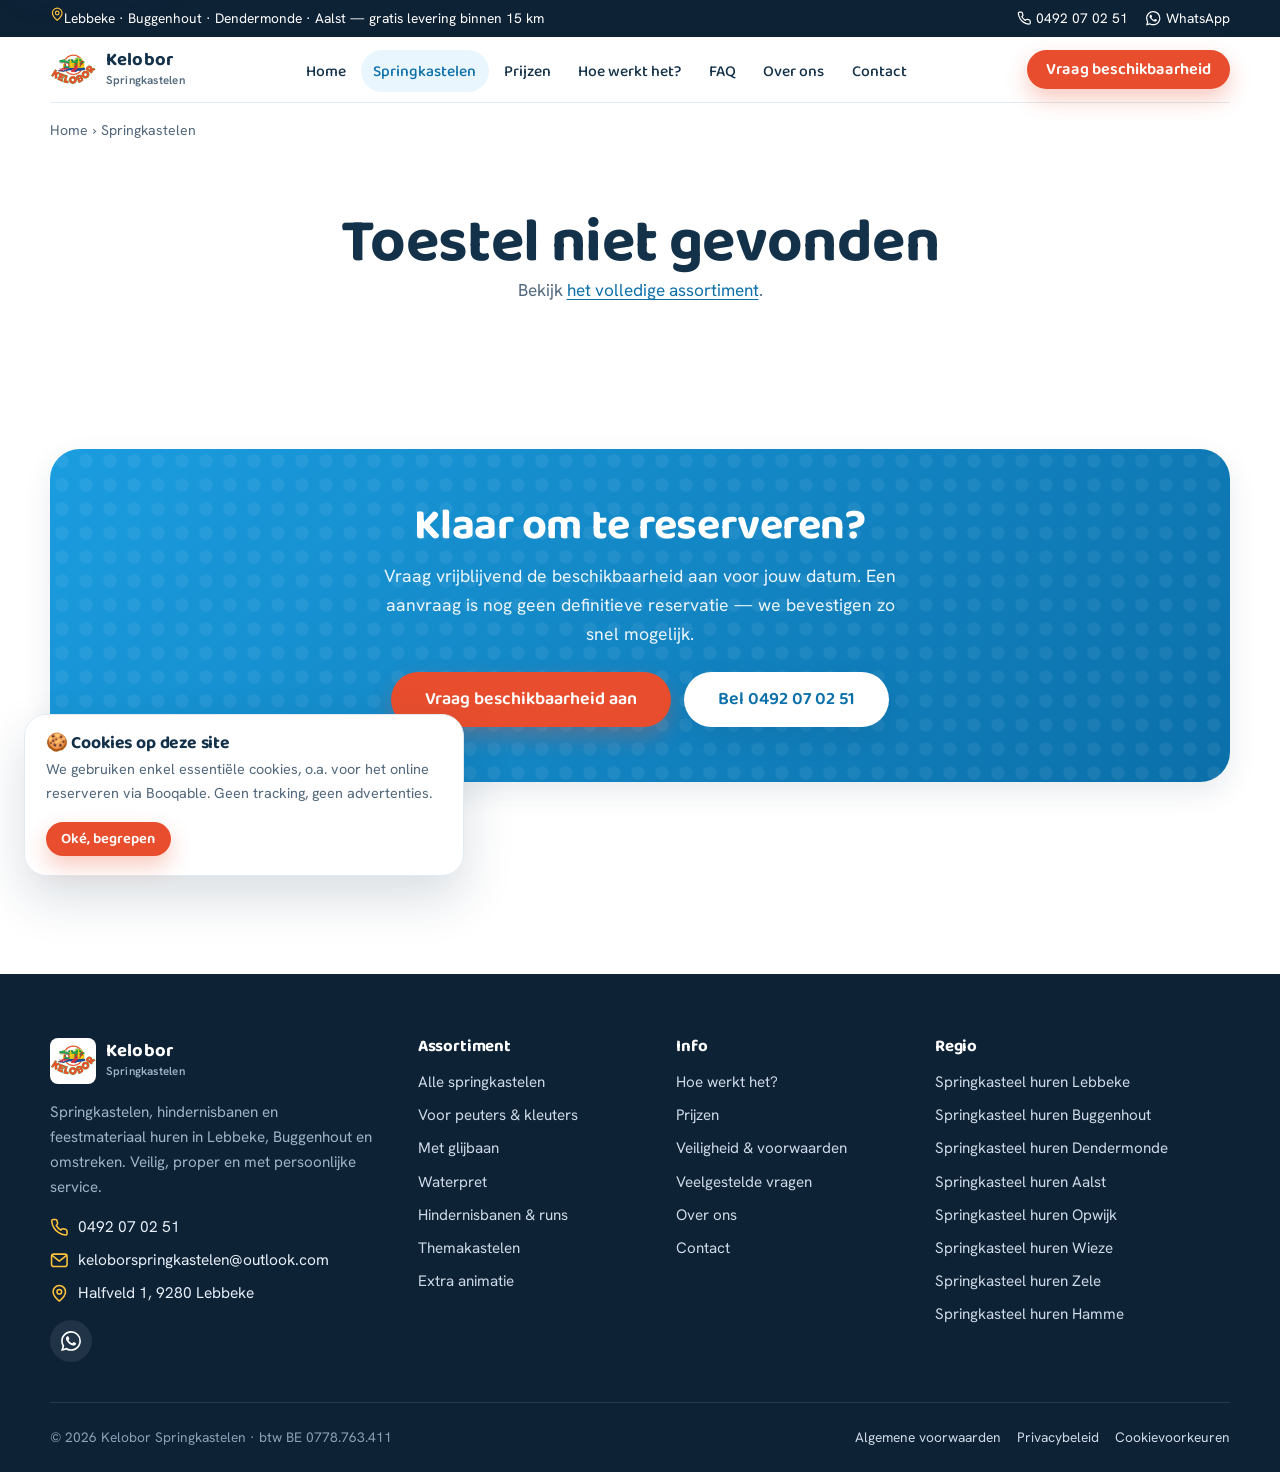
<file: product.html>
<!DOCTYPE html>
<html lang="nl">
<head>
  <meta charset="utf-8">
  <meta name="viewport" content="width=device-width, initial-scale=1">
  <title>Springkasteel huren | Kelobor Springkastelen</title>
  <meta name="description" content="Bekijk de details, afmetingen en dagprijs van dit springkasteel en vraag de beschikbaarheid aan. Gratis levering in de regio Lebbeke–Buggenhout.">
  <link rel="icon" href="assets/img/logo.jpg">
  <meta name="theme-color" content="#1B9DE0">
  <meta property="og:type" content="product">
  <meta property="og:locale" content="nl_BE">
  <meta property="og:title" content="Springkasteel huren | Kelobor Springkastelen">
  <meta property="og:description" content="Details, afmetingen en dagprijs. Vraag de beschikbaarheid aan.">
  <meta property="og:image" content="https://www.keloborspringkastelen.be/assets/img/logo.jpg">
  <link rel="preconnect" href="https://fonts.googleapis.com">
  <link rel="preconnect" href="https://fonts.gstatic.com" crossorigin>
  <link href="https://fonts.googleapis.com/css2?family=Baloo+2:wght@500;600;700;800&family=Hanken+Grotesk:wght@400;500;600;700&display=swap" rel="stylesheet">
  <link rel="stylesheet" href="assets/css/styles.css">
</head>
<body data-page="springkastelen">
  <div data-site-header></div>
  <main id="main">
    <div class="container">
      <nav class="breadcrumb" data-breadcrumb><a href="index.html">Home</a> › <a href="springkastelen.html">Springkastelen</a></nav>
    </div>

    <section class="section" style="padding-top:1rem">
      <div class="container">
        <div data-product>
          <div class="empty-state"><p>Toestel laden…</p></div>
        </div>
      </div>
    </section>

    <section class="section section--soft">
      <div class="container">
        <div class="section-head"><span class="eyebrow">Misschien ook iets voor jou</span><h2>Gerelateerde toestellen</h2></div>
        <div class="card-grid" data-related></div>
      </div>
    </section>

    <section class="section" style="padding-top:0">
      <div class="container">
        <div class="cta-band">
          <h2>Klaar om te reserveren?</h2>
          <p>Vraag vrijblijvend de beschikbaarheid aan voor jouw datum. Een aanvraag is nog geen definitieve reservatie — we bevestigen zo snel mogelijk.</p>
          <div class="hero__cta">
            <a class="btn btn--cta btn--lg" href="offerte.html">Vraag beschikbaarheid aan</a>
            <a class="btn btn--white btn--lg" href="tel:+32492070251">Bel 0492 07 02 51</a>
          </div>
        </div>
      </div>
    </section>
  </main>
  <footer class="site-footer" data-site-footer></footer>
  <script src="assets/js/data.js"></script>
  <script src="assets/js/main.js"></script>
  <script src="assets/js/catalog.js"></script>
</body>
</html>
</file>
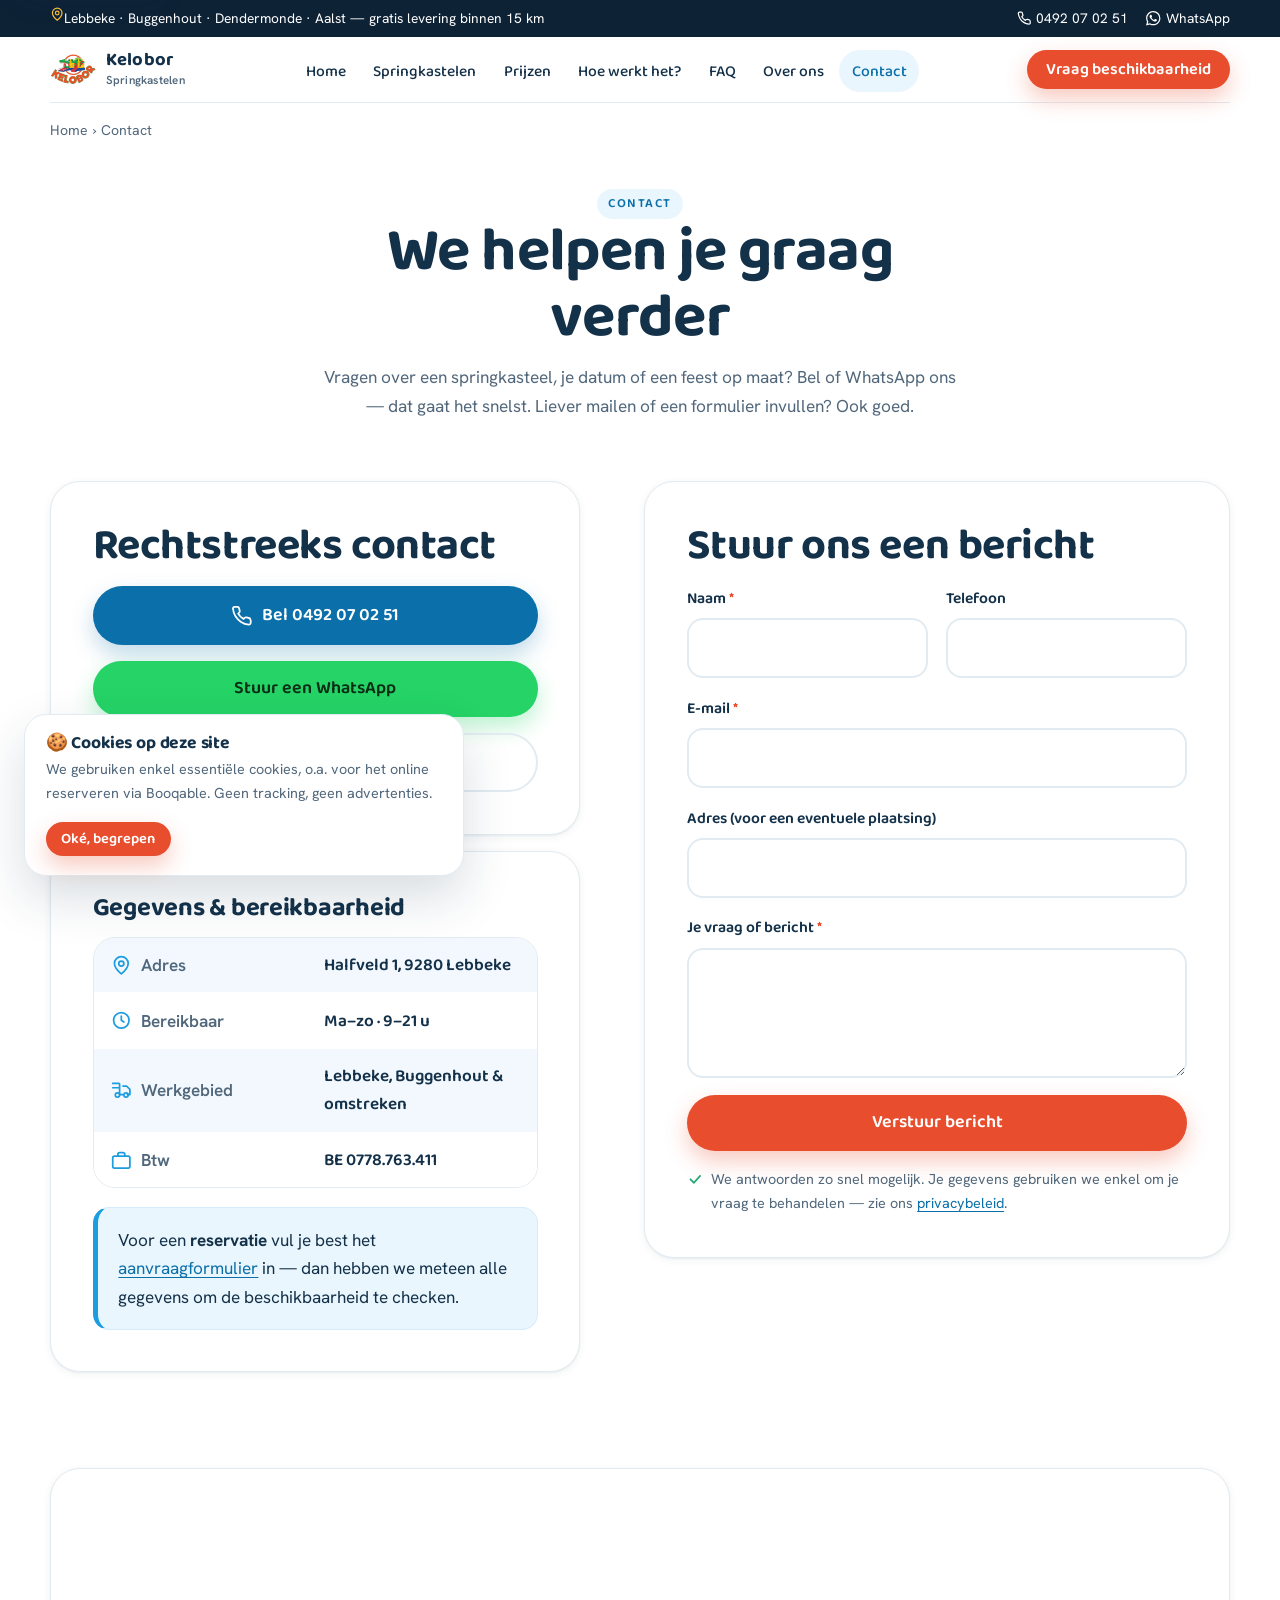
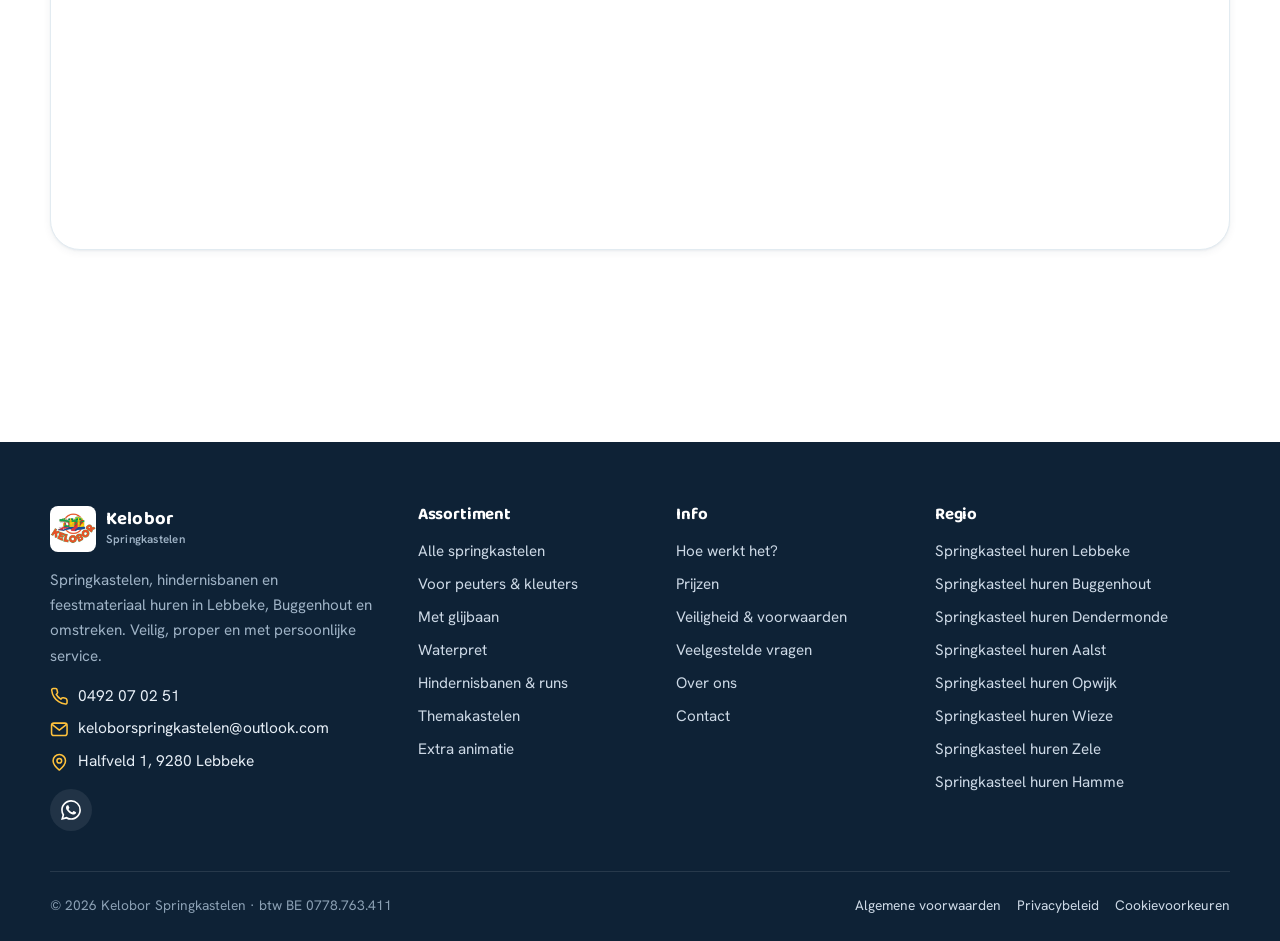
<file: regio.html>
<!DOCTYPE html>
<html lang="nl">
<head>
  <meta charset="utf-8">
  <meta name="viewport" content="width=device-width, initial-scale=1">
  <title>Springkasteel huren in jouw gemeente | Kelobor Springkastelen</title>
  <meta name="description" content="Springkasteel huren in jouw gemeente? Ruime keuze, veilig materiaal en snelle levering. Betaal pas op de dag zelf. Vraag de beschikbaarheid aan.">
  <link rel="icon" href="assets/img/logo.jpg">
  <meta name="theme-color" content="#1B9DE0">
  <meta property="og:type" content="website">
  <meta property="og:locale" content="nl_BE">
  <meta property="og:title" content="Springkasteel huren in jouw gemeente | Kelobor">
  <meta property="og:description" content="Ruime keuze, veilig materiaal en snelle levering. Betaal pas op de dag zelf.">
  <meta property="og:image" content="https://www.keloborspringkastelen.be/assets/img/logo.jpg">
  <link rel="preconnect" href="https://fonts.googleapis.com">
  <link rel="preconnect" href="https://fonts.gstatic.com" crossorigin>
  <link href="https://fonts.googleapis.com/css2?family=Baloo+2:wght@500;600;700;800&family=Hanken+Grotesk:wght@400;500;600;700&display=swap" rel="stylesheet">
  <link rel="stylesheet" href="assets/css/styles.css">
</head>
<body data-page="springkastelen">
  <div data-site-header></div>
  <main id="main" data-region>
    <div class="container">
      <nav class="breadcrumb" data-breadcrumb></nav>
    </div>
    <section class="page-head">
      <div class="container">
        <div class="section-head" style="max-width:800px">
          <span class="eyebrow">Werkgebied</span>
          <h1 data-reg-h1>Springkasteel huren</h1>
          <p class="lead" data-reg-intro></p>
          <div class="hero__cta" style="margin-top:1.4rem">
            <a class="btn btn--cta btn--lg" href="offerte.html">Vraag beschikbaarheid aan</a>
            <a class="btn btn--ghost btn--lg" href="tel:+32492070251">Bel 0492 07 02 51</a>
          </div>
        </div>
      </div>
    </section>

    <section class="section" style="padding-top:1rem">
      <div class="container">
        <div class="section-head"><span class="eyebrow">Populair in de buurt</span><h2>Toppers om te huren</h2></div>
        <div class="card-grid" data-reg-grid></div>
      </div>
    </section>

    <section class="section section--soft">
      <div class="container">
        <div class="split">
          <div>
            <h2>Lokale service waar je op kan rekenen</h2>
            <p>Als familiebedrijf uit Lebbeke kennen we de streek door en door. We leveren stipt, plaatsen alles veilig en halen het nadien weer netjes op. Geen gedoe, geen verrassingen — gewoon een geslaagd feest.</p>
            <ul class="feature-list mt-1">
              <li><svg viewBox="0 0 24 24" fill="none" stroke="var(--mint)" stroke-width="2.5" stroke-linecap="round"><path d="m5 12 5 5 9-10"/></svg><span>Veilig gekeurd &amp; stevig verankerd materiaal</span></li>
              <li><svg viewBox="0 0 24 24" fill="none" stroke="var(--mint)" stroke-width="2.5" stroke-linecap="round"><path d="m5 12 5 5 9-10"/></svg><span>Proper en ontsmet afgeleverd</span></li>
              <li><svg viewBox="0 0 24 24" fill="none" stroke="var(--mint)" stroke-width="2.5" stroke-linecap="round"><path d="m5 12 5 5 9-10"/></svg><span>Betaal pas op de dag van levering</span></li>
            </ul>
          </div>
          <div class="panel">
            <h3>Ook in jouw buurt</h3>
            <p>We leveren in heel de regio rond Lebbeke en Buggenhout. Bekijk een andere gemeente:</p>
            <div class="chips" data-reg-other style="margin-top:1rem"></div>
            <p class="form-note mt-2"><svg viewBox="0 0 24 24" fill="none" stroke="currentColor" stroke-width="2" stroke-linecap="round"><circle cx="12" cy="12" r="9"/><path d="M12 16v-4M12 8h.01"/></svg><span>Jouw gemeente er niet bij? <a href="contact.html">Vraag het gerust</a> — vaak leveren we ook daar.</span></p>
          </div>
        </div>
      </div>
    </section>
  </main>
  <footer class="site-footer" data-site-footer></footer>
  <script src="assets/js/data.js"></script>
  <script src="assets/js/main.js"></script>
  <script src="assets/js/catalog.js"></script>
</body>
</html>
</file>
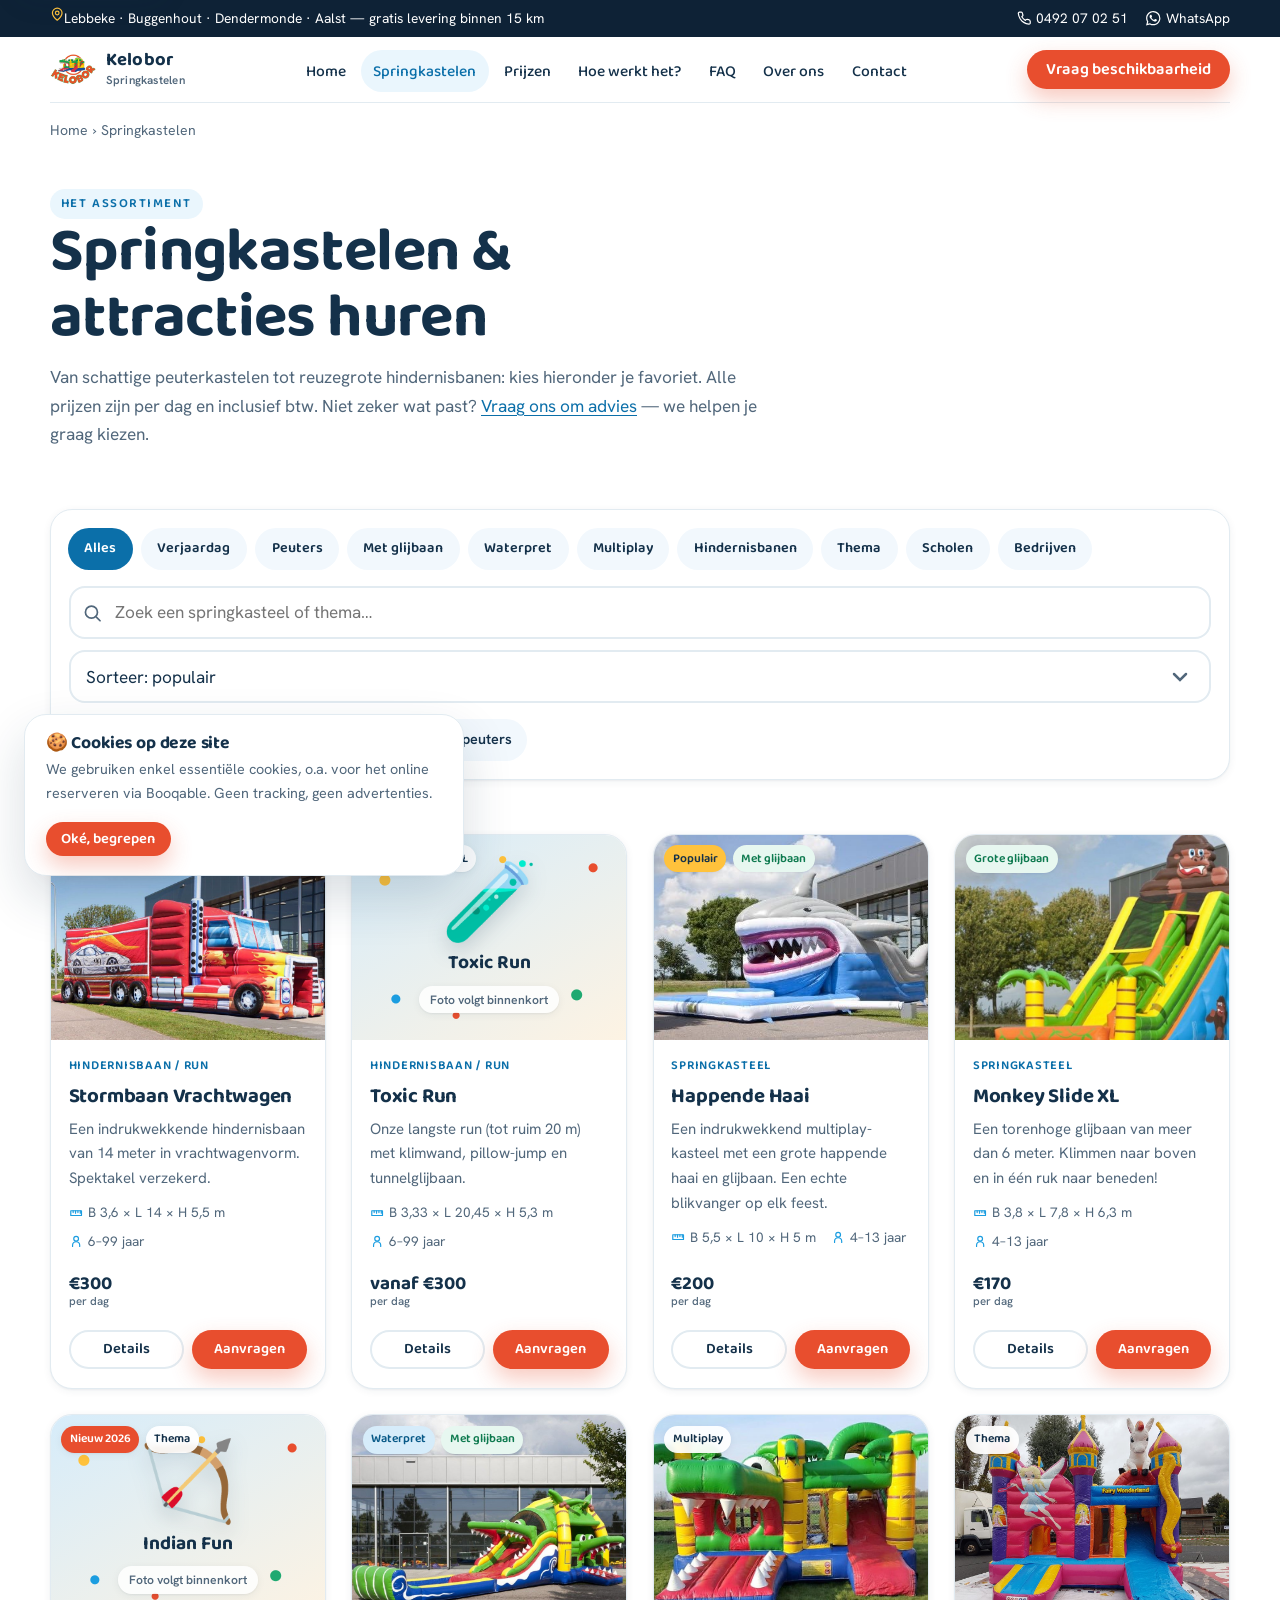
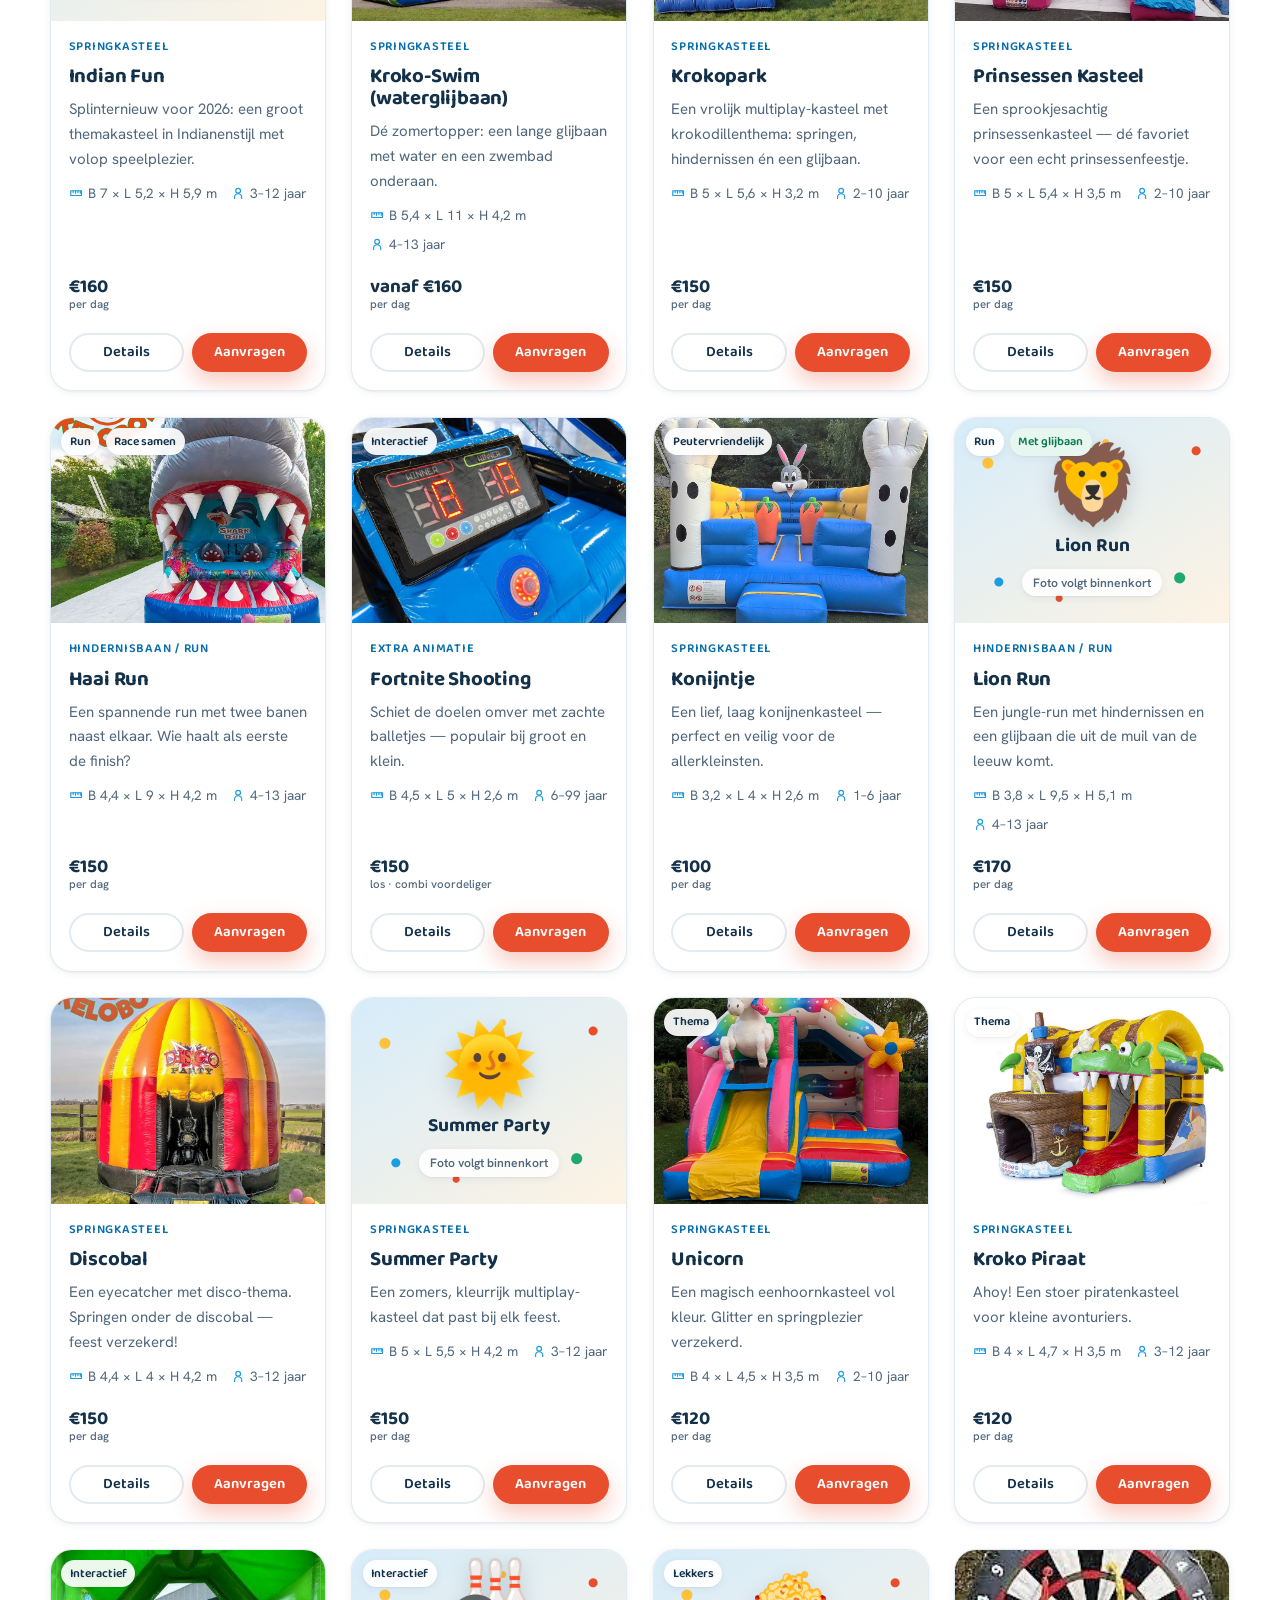
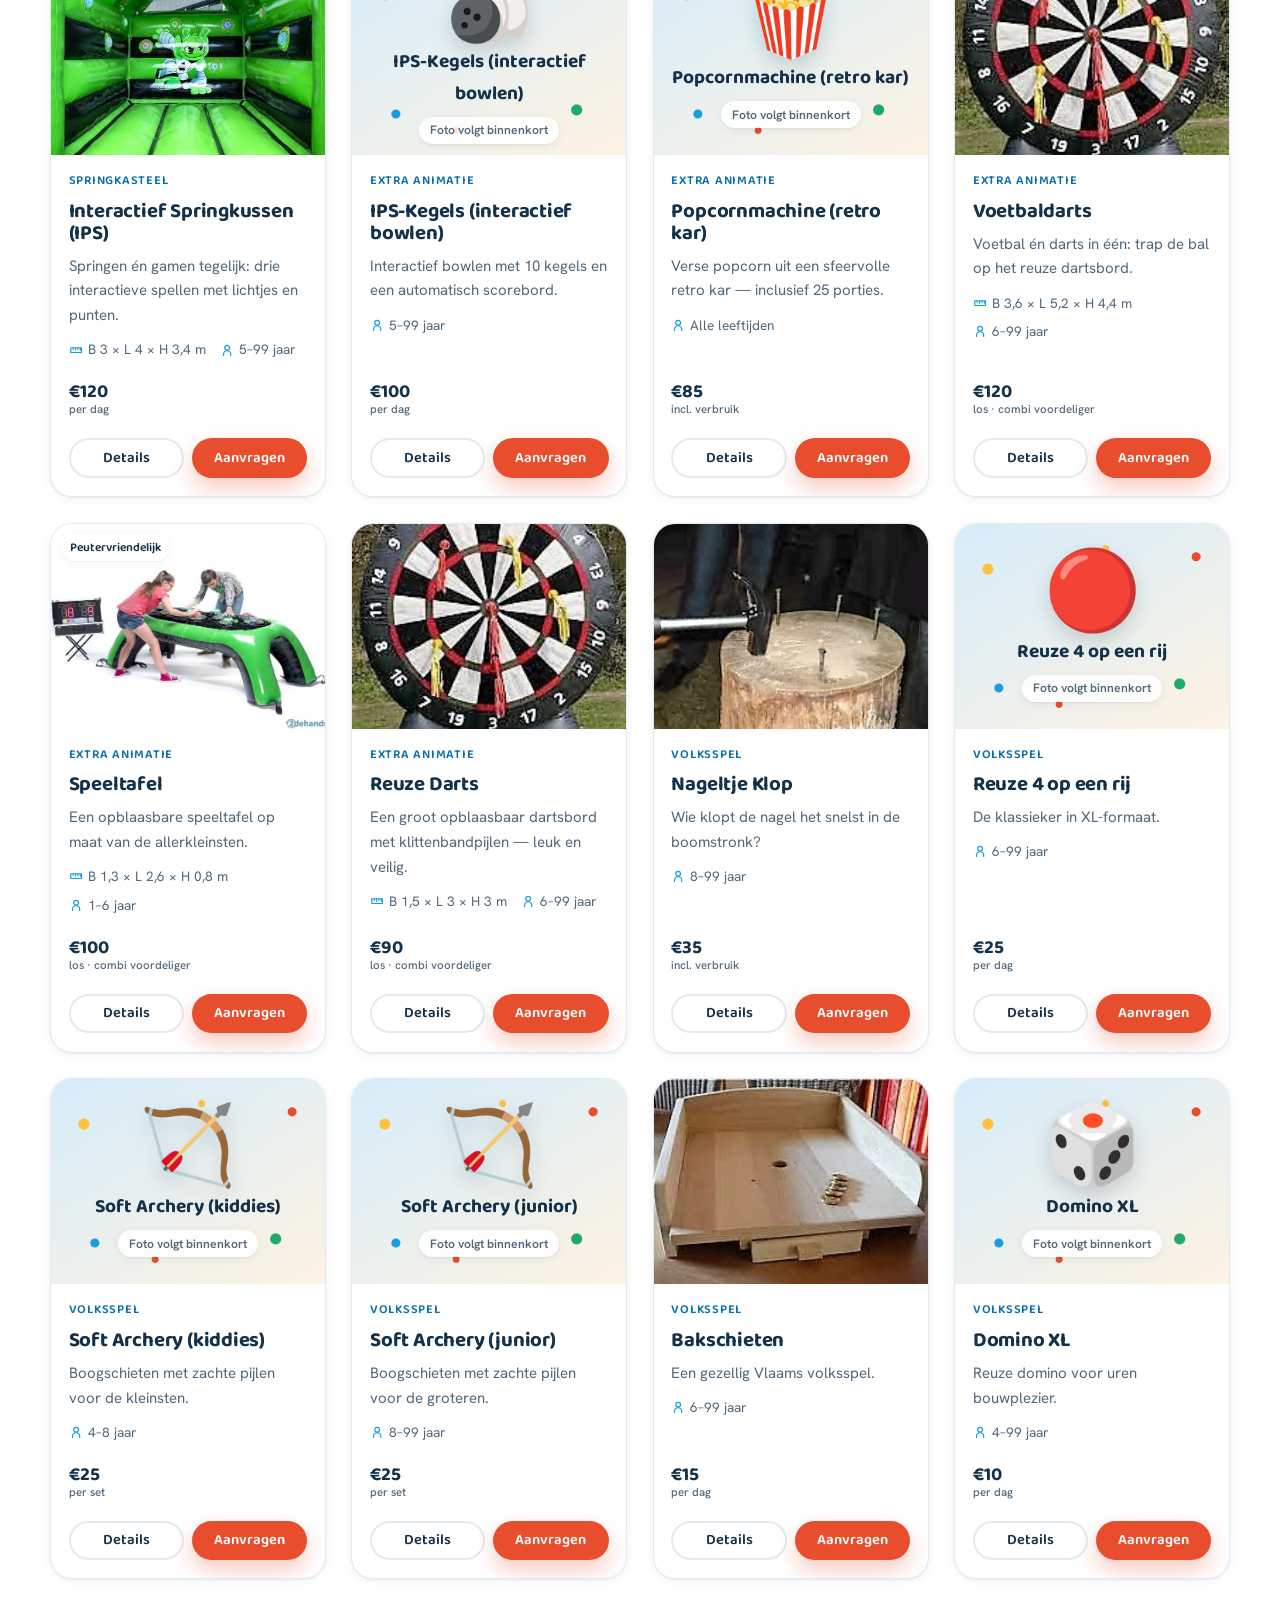
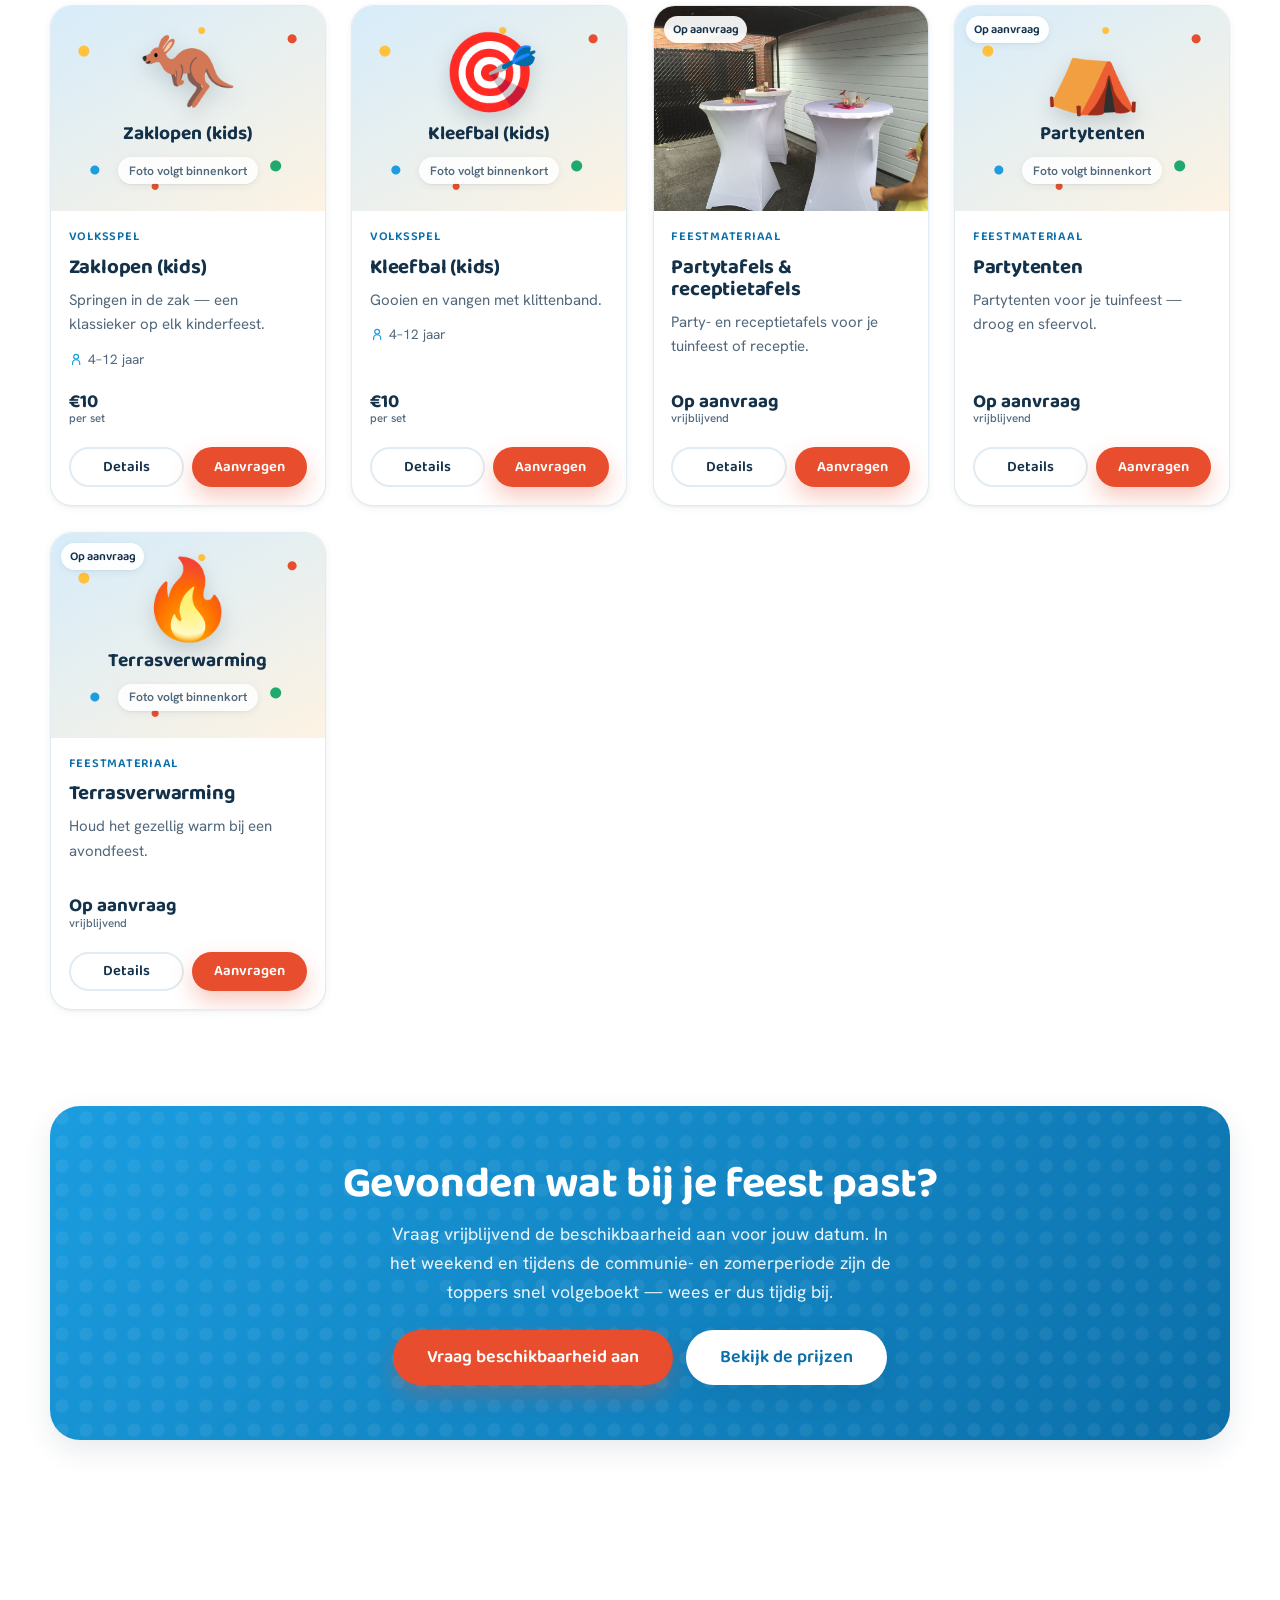
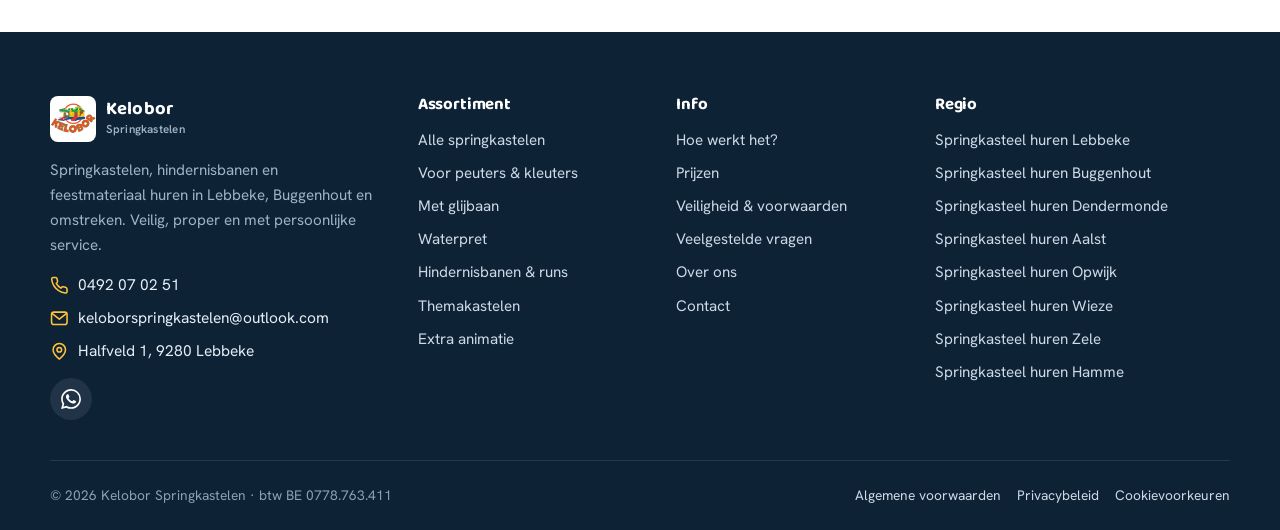
<file: springkastelen.html>
<!DOCTYPE html>
<html lang="nl">
<head>
  <meta charset="utf-8">
  <meta name="viewport" content="width=device-width, initial-scale=1">
  <title>Springkastelen huren — volledig assortiment &amp; prijzen | Kelobor</title>
  <meta name="description" content="Bekijk alle springkastelen, hindernisbanen, waterspringkastelen en opblaasbare attracties om te huren bij Kelobor. Filter op leeftijd, thema, glijbaan of waterpret. Gratis levering in de regio Lebbeke–Buggenhout.">
  <link rel="canonical" href="https://www.keloborspringkastelen.be/springkastelen.html">
  <meta name="theme-color" content="#1B9DE0">
  <link rel="icon" href="assets/img/logo.jpg">
  <meta property="og:type" content="website">
  <meta property="og:locale" content="nl_BE">
  <meta property="og:title" content="Springkastelen huren — volledig assortiment | Kelobor">
  <meta property="og:description" content="Ruime keuze springkastelen, hindernisbanen en attracties. Filter op leeftijd, thema en meer. Gratis levering binnen 15 km.">
  <meta property="og:image" content="https://www.keloborspringkastelen.be/assets/img/products/happende-haai.jpg">
  <link rel="preconnect" href="https://fonts.googleapis.com">
  <link rel="preconnect" href="https://fonts.gstatic.com" crossorigin>
  <link href="https://fonts.googleapis.com/css2?family=Baloo+2:wght@500;600;700;800&family=Hanken+Grotesk:wght@400;500;600;700&display=swap" rel="stylesheet">
  <link rel="stylesheet" href="assets/css/styles.css">
</head>
<body data-page="springkastelen">
  <div data-site-header></div>
  <main id="main">
    <div class="container">
      <nav class="breadcrumb" data-breadcrumb><a href="index.html">Home</a> › <span>Springkastelen</span></nav>
    </div>

    <section class="page-head">
      <div class="container">
        <div class="section-head" style="max-width:720px">
          <span class="eyebrow">Het assortiment</span>
          <h1>Springkastelen &amp; attracties huren</h1>
          <p class="lead">Van schattige peuterkastelen tot reuzegrote hindernisbanen: kies hieronder je favoriet. Alle prijzen zijn per dag en inclusief btw. Niet zeker wat past? <a href="offerte.html">Vraag ons om advies</a> — we helpen je graag kiezen.</p>
        </div>
      </div>
    </section>

    <section class="section" style="padding-top:1rem">
      <div class="container">
        <div data-catalog-app>
          <noscript><p class="callout">Zet JavaScript aan om te filteren, of <a href="prijzen.html">bekijk de volledige prijslijst</a> en <a href="contact.html">neem contact op</a>.</p></noscript>
        </div>
      </div>
    </section>

    <section class="section" style="padding-top:0">
      <div class="container">
        <div class="cta-band">
          <h2>Gevonden wat bij je feest past?</h2>
          <p>Vraag vrijblijvend de beschikbaarheid aan voor jouw datum. In het weekend en tijdens de communie- en zomerperiode zijn de toppers snel volgeboekt — wees er dus tijdig bij.</p>
          <div class="hero__cta">
            <a class="btn btn--cta btn--lg" href="offerte.html">Vraag beschikbaarheid aan</a>
            <a class="btn btn--white btn--lg" href="prijzen.html">Bekijk de prijzen</a>
          </div>
        </div>
      </div>
    </section>
  </main>
  <footer class="site-footer" data-site-footer></footer>
  <script src="assets/js/data.js"></script>
  <script src="assets/js/main.js"></script>
  <script src="assets/js/catalog.js"></script>
</body>
</html>
</file>
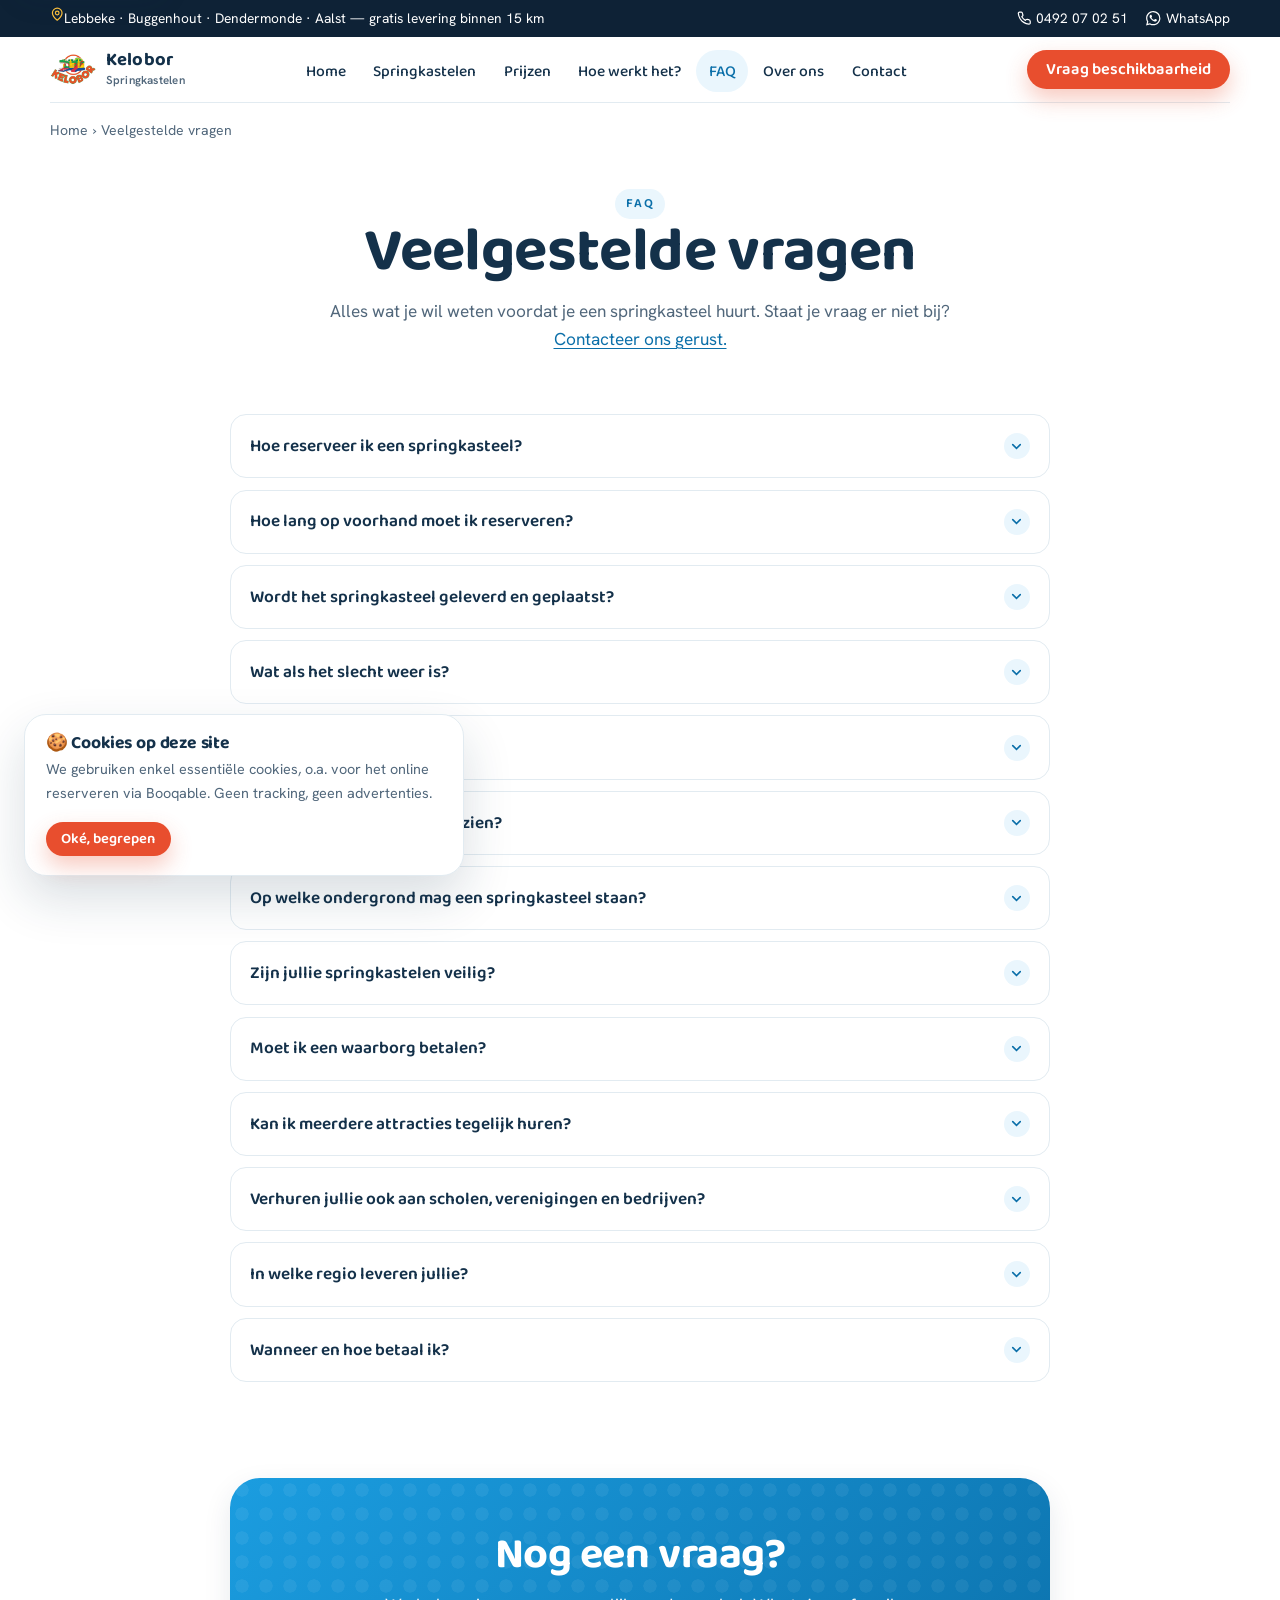
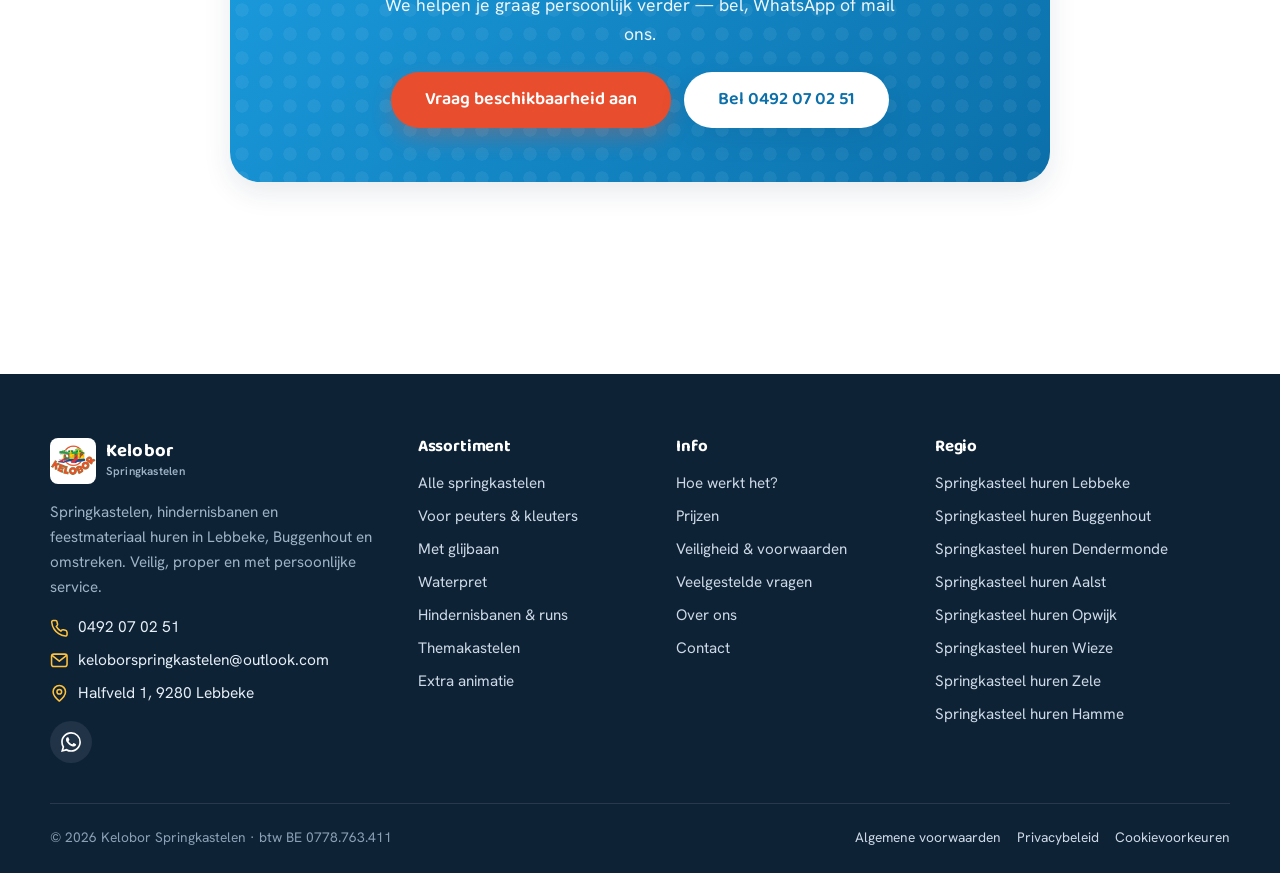
<file: veelgestelde-vragen.html>
<!DOCTYPE html>
<html lang="nl">
<head>
  <meta charset="utf-8">
  <meta name="viewport" content="width=device-width, initial-scale=1">
  <title>Veelgestelde vragen over springkastelen huren | Kelobor</title>
  <meta name="description" content="Antwoorden op de meest gestelde vragen over springkastelen huren: levering, plaatsing, slecht weer, stroom, ruimte, veiligheid, waarborg en betaling. Kelobor Springkastelen.">
  <link rel="canonical" href="https://www.keloborspringkastelen.be/veelgestelde-vragen.html">
  <link rel="icon" href="assets/img/logo.jpg">
  <meta name="theme-color" content="#1B9DE0">
  <meta property="og:type" content="website">
  <meta property="og:locale" content="nl_BE">
  <meta property="og:title" content="Veelgestelde vragen over springkastelen huren | Kelobor">
  <meta property="og:description" content="Levering, plaatsing, slecht weer, stroom, ruimte, veiligheid, waarborg en betaling — alles op een rij.">
  <meta property="og:image" content="https://www.keloborspringkastelen.be/assets/img/logo.jpg">
  <link rel="preconnect" href="https://fonts.googleapis.com">
  <link rel="preconnect" href="https://fonts.gstatic.com" crossorigin>
  <link href="https://fonts.googleapis.com/css2?family=Baloo+2:wght@500;600;700;800&family=Hanken+Grotesk:wght@400;500;600;700&display=swap" rel="stylesheet">
  <link rel="stylesheet" href="assets/css/styles.css">
</head>
<body data-page="faq">
  <div data-site-header></div>
  <main id="main">
    <div class="container"><nav class="breadcrumb"><a href="index.html">Home</a> › <span>Veelgestelde vragen</span></nav></div>

    <section class="page-head">
      <div class="container container--narrow">
        <div class="section-head section-head--center">
          <span class="eyebrow">FAQ</span>
          <h1>Veelgestelde vragen</h1>
          <p class="lead">Alles wat je wil weten voordat je een springkasteel huurt. Staat je vraag er niet bij? <a href="contact.html">Contacteer ons gerust.</a></p>
        </div>
      </div>
    </section>

    <section class="section" style="padding-top:1rem">
      <div class="container container--narrow">
        <div class="faq" data-faq></div>
      </div>
    </section>

    <section class="section" style="padding-top:0">
      <div class="container container--narrow">
        <div class="cta-band">
          <h2>Nog een vraag?</h2>
          <p>We helpen je graag persoonlijk verder — bel, WhatsApp of mail ons.</p>
          <div class="hero__cta">
            <a class="btn btn--cta btn--lg" href="offerte.html">Vraag beschikbaarheid aan</a>
            <a class="btn btn--white btn--lg" href="tel:+32492070251">Bel 0492 07 02 51</a>
          </div>
        </div>
      </div>
    </section>
  </main>
  <footer class="site-footer" data-site-footer></footer>
  <script src="assets/js/data.js"></script>
  <script src="assets/js/main.js"></script>
  <script src="assets/js/catalog.js"></script>
  <script>
    (function () {
      var host = document.querySelector("[data-faq]"); if (!host || !window.KELOBOR) return;
      var chev = '<span class="chev"><svg viewBox="0 0 24 24" fill="none" stroke="currentColor" stroke-width="2.5" stroke-linecap="round"><path d="m6 9 6 6 6-6"/></svg></span>';
      host.innerHTML = window.KELOBOR.FAQ.map(function (f) {
        return '<details class="faq__item"><summary class="faq__q">' + f.q + chev + '</summary><div class="faq__a"><p>' + f.a + "</p></div></details>";
      }).join("");
      var ld = { "@context": "https://schema.org", "@type": "FAQPage", "mainEntity": window.KELOBOR.FAQ.map(function (f) {
        return { "@type": "Question", "name": f.q, "acceptedAnswer": { "@type": "Answer", "text": f.a } };
      }) };
      var s = document.createElement("script"); s.type = "application/ld+json"; s.textContent = JSON.stringify(ld); document.head.appendChild(s);
    })();
  </script>
</body>
</html>
</file>
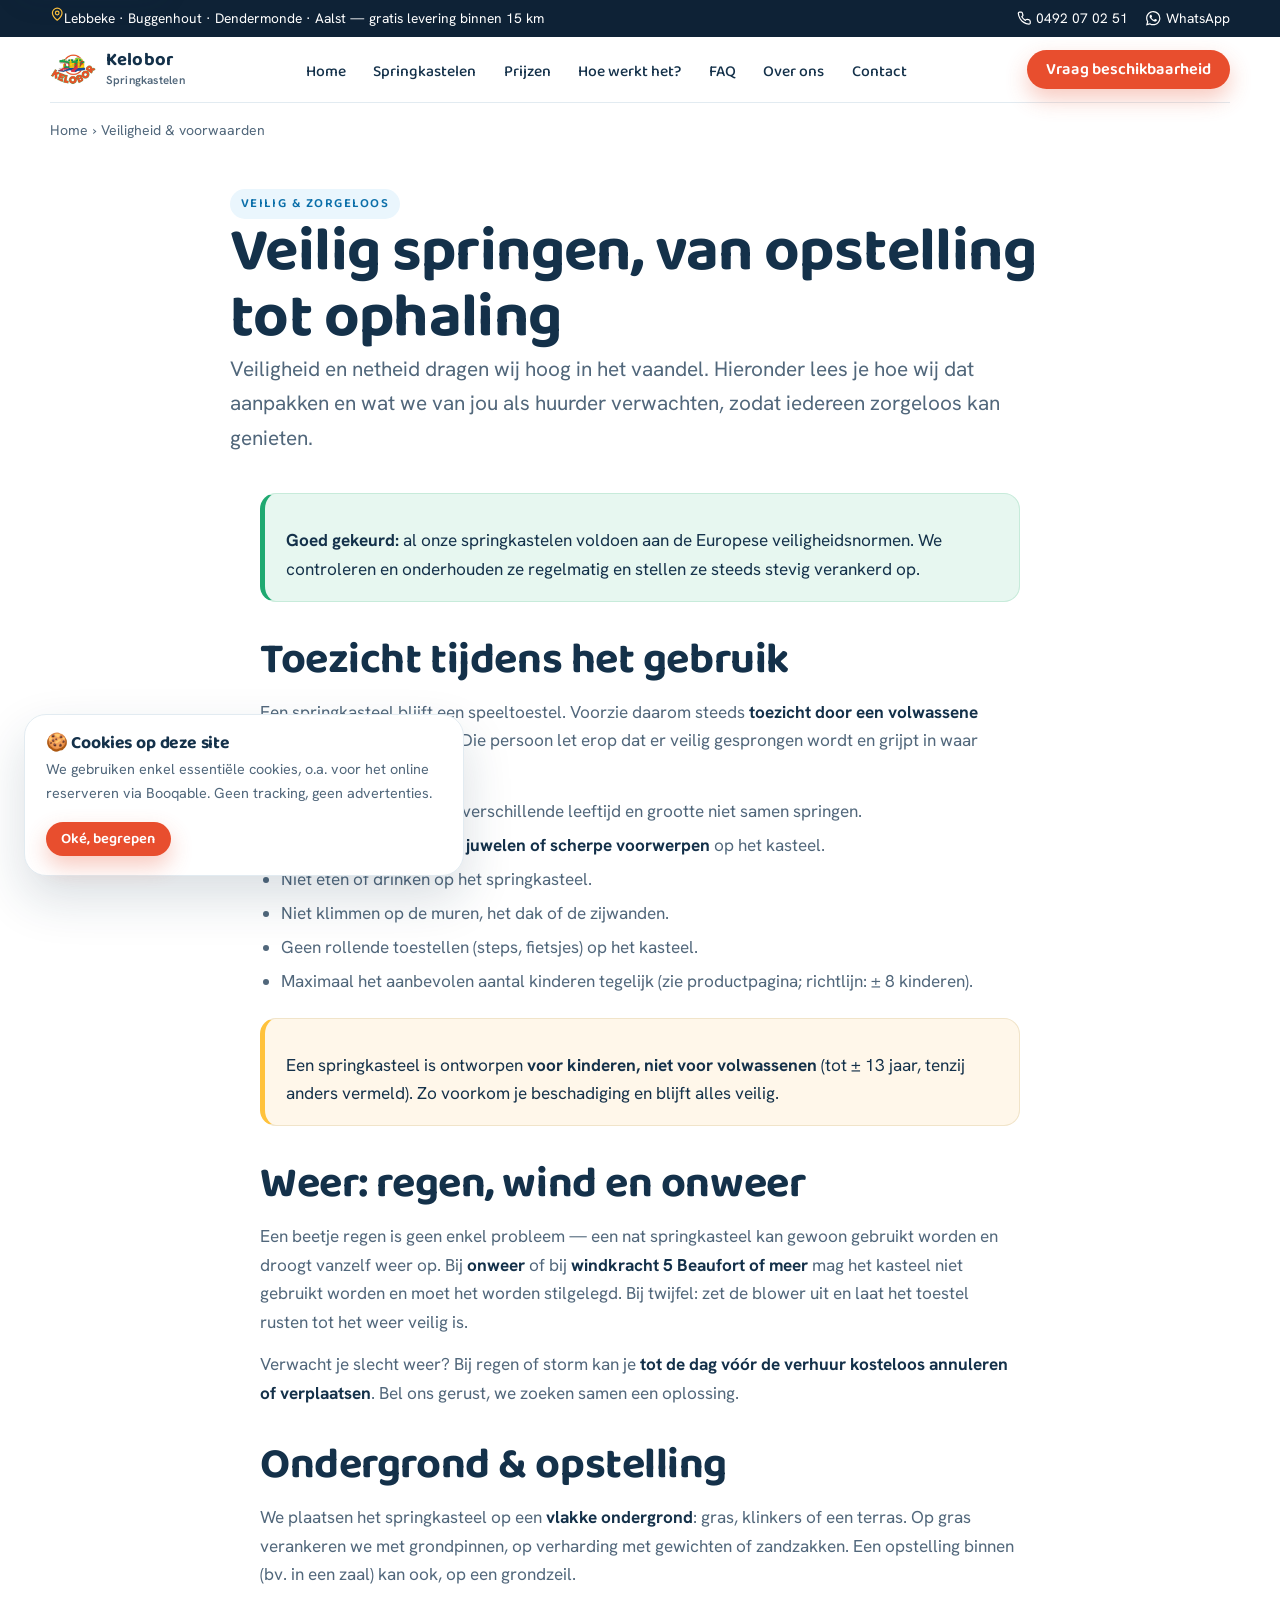
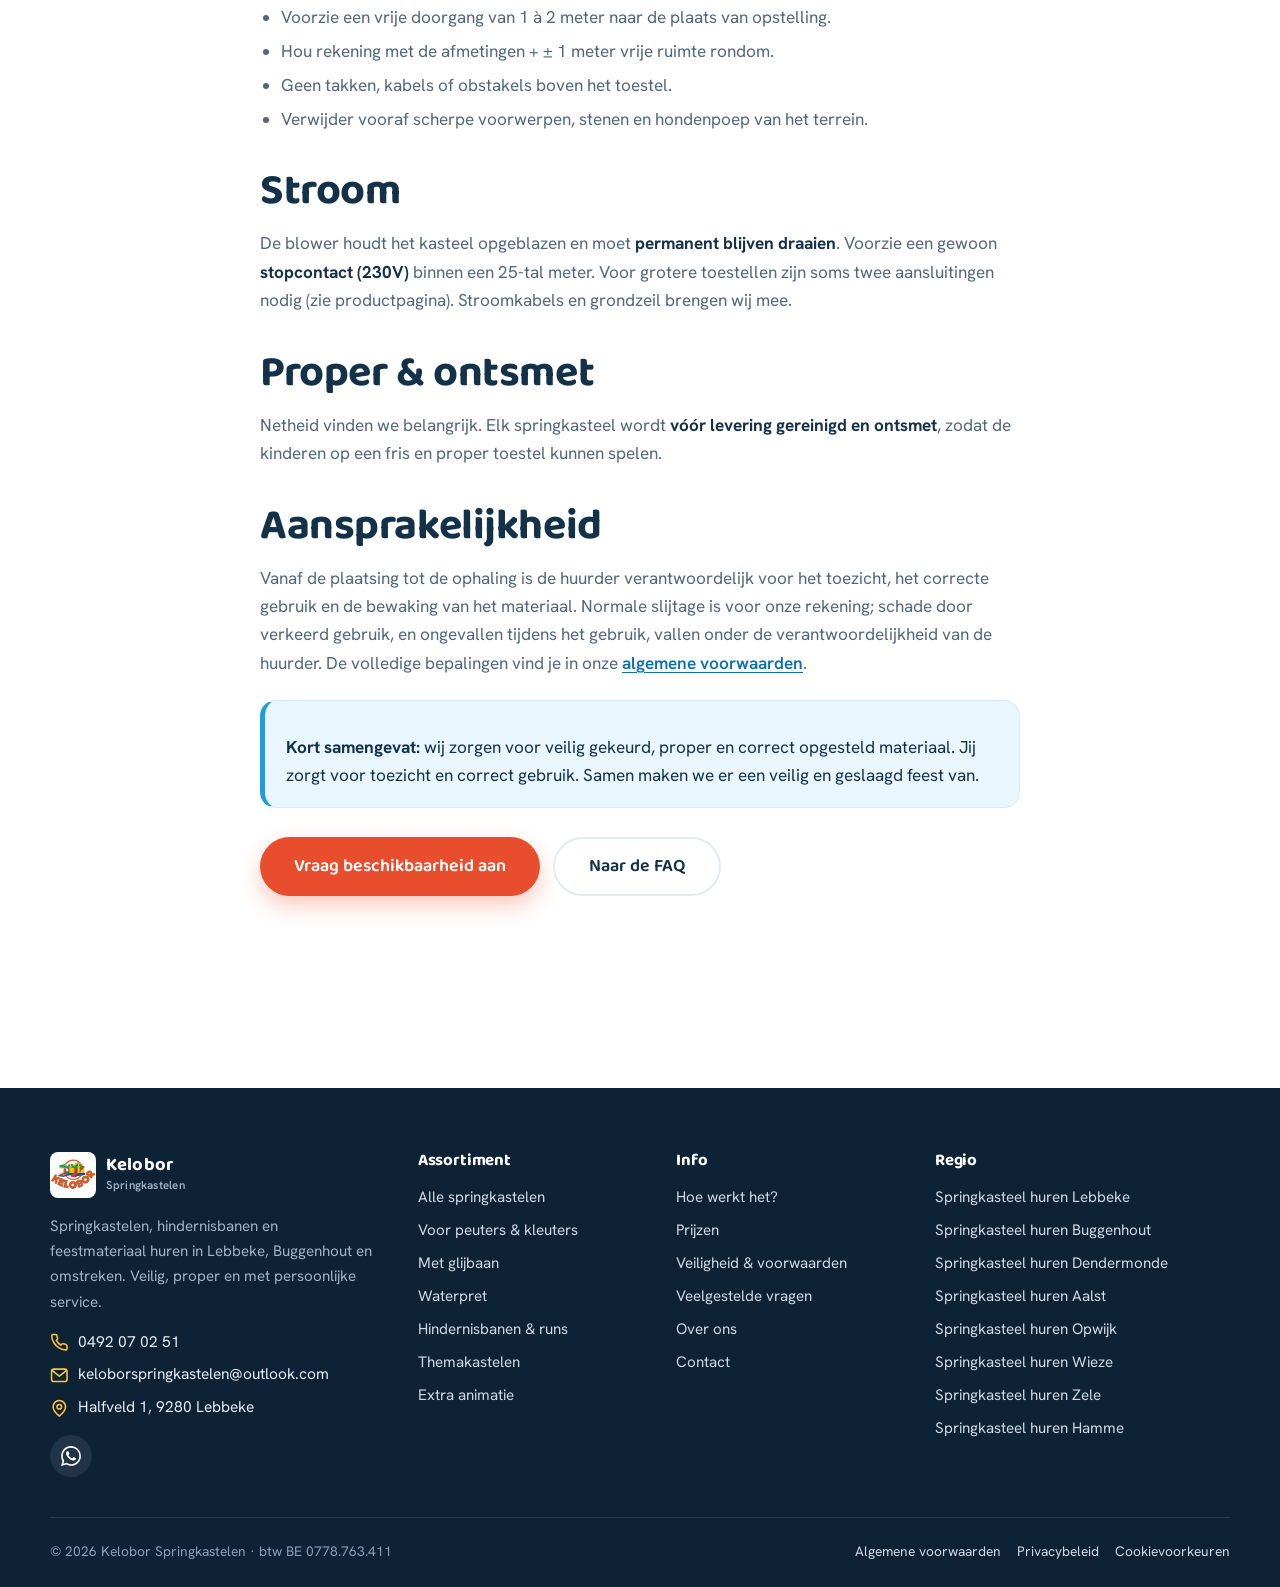
<file: veiligheid-en-voorwaarden.html>
<!DOCTYPE html>
<html lang="nl">
<head>
  <meta charset="utf-8">
  <meta name="viewport" content="width=device-width, initial-scale=1">
  <title>Veilig springen — gebruik, weer &amp; opstelling | Kelobor</title>
  <meta name="description" content="Alles over veilig gebruik van een springkasteel: toezicht, ondergrond, stroom, gedrag bij regen en wind, leeftijd en reiniging. Kelobor levert veilig gekeurd en proper materiaal.">
  <link rel="canonical" href="https://www.keloborspringkastelen.be/veiligheid-en-voorwaarden.html">
  <link rel="icon" href="assets/img/logo.jpg">
  <meta name="theme-color" content="#1B9DE0">
  <meta property="og:type" content="website">
  <meta property="og:locale" content="nl_BE">
  <meta property="og:title" content="Veilig springen — gebruik, weer &amp; opstelling | Kelobor">
  <meta property="og:description" content="Veilig gebruik van een springkasteel: toezicht, ondergrond, stroom, regen en wind, leeftijd en reiniging.">
  <meta property="og:image" content="https://www.keloborspringkastelen.be/assets/img/logo.jpg">
  <link rel="preconnect" href="https://fonts.googleapis.com">
  <link rel="preconnect" href="https://fonts.gstatic.com" crossorigin>
  <link href="https://fonts.googleapis.com/css2?family=Baloo+2:wght@500;600;700;800&family=Hanken+Grotesk:wght@400;500;600;700&display=swap" rel="stylesheet">
  <link rel="stylesheet" href="assets/css/styles.css">
</head>
<body data-page="">
  <div data-site-header></div>
  <main id="main">
    <div class="container"><nav class="breadcrumb"><a href="index.html">Home</a> › <span>Veiligheid &amp; voorwaarden</span></nav></div>

    <section class="page-head">
      <div class="container container--narrow">
        <span class="eyebrow">Veilig &amp; zorgeloos</span>
        <h1>Veilig springen, van opstelling tot ophaling</h1>
        <p class="lead">Veiligheid en netheid dragen wij hoog in het vaandel. Hieronder lees je hoe wij dat aanpakken en wat we van jou als huurder verwachten, zodat iedereen zorgeloos kan genieten.</p>
      </div>
    </section>

    <section class="section" style="padding-top:1rem">
      <div class="container container--narrow prose">
        <div class="callout callout--mint"><p><strong>Goed gekeurd:</strong> al onze springkastelen voldoen aan de Europese veiligheidsnormen. We controleren en onderhouden ze regelmatig en stellen ze steeds stevig verankerd op.</p></div>

        <h2>Toezicht tijdens het gebruik</h2>
        <p>Een springkasteel blijft een speeltoestel. Voorzie daarom steeds <strong>toezicht door een volwassene</strong> zolang er gespeeld wordt. Die persoon let erop dat er veilig gesprongen wordt en grijpt in waar nodig.</p>
        <ul>
          <li>Laat kinderen van sterk verschillende leeftijd en grootte niet samen springen.</li>
          <li>Geen <strong>schoenen, brillen, juwelen of scherpe voorwerpen</strong> op het kasteel.</li>
          <li>Niet eten of drinken op het springkasteel.</li>
          <li>Niet klimmen op de muren, het dak of de zijwanden.</li>
          <li>Geen rollende toestellen (steps, fietsjes) op het kasteel.</li>
          <li>Maximaal het aanbevolen aantal kinderen tegelijk (zie productpagina; richtlijn: ± 8 kinderen).</li>
        </ul>
        <div class="callout"><p>Een springkasteel is ontworpen <strong>voor kinderen, niet voor volwassenen</strong> (tot ± 13 jaar, tenzij anders vermeld). Zo voorkom je beschadiging en blijft alles veilig.</p></div>

        <h2>Weer: regen, wind en onweer</h2>
        <p>Een beetje regen is geen enkel probleem — een nat springkasteel kan gewoon gebruikt worden en droogt vanzelf weer op. Bij <strong>onweer</strong> of bij <strong>windkracht 5 Beaufort of meer</strong> mag het kasteel niet gebruikt worden en moet het worden stilgelegd. Bij twijfel: zet de blower uit en laat het toestel rusten tot het weer veilig is.</p>
        <p>Verwacht je slecht weer? Bij regen of storm kan je <strong>tot de dag vóór de verhuur kosteloos annuleren of verplaatsen</strong>. Bel ons gerust, we zoeken samen een oplossing.</p>

        <h2>Ondergrond &amp; opstelling</h2>
        <p>We plaatsen het springkasteel op een <strong>vlakke ondergrond</strong>: gras, klinkers of een terras. Op gras verankeren we met grondpinnen, op verharding met gewichten of zandzakken. Een opstelling binnen (bv. in een zaal) kan ook, op een grondzeil.</p>
        <ul>
          <li>Voorzie een vrije doorgang van 1 à 2 meter naar de plaats van opstelling.</li>
          <li>Hou rekening met de afmetingen + ± 1 meter vrije ruimte rondom.</li>
          <li>Geen takken, kabels of obstakels boven het toestel.</li>
          <li>Verwijder vooraf scherpe voorwerpen, stenen en hondenpoep van het terrein.</li>
        </ul>

        <h2>Stroom</h2>
        <p>De blower houdt het kasteel opgeblazen en moet <strong>permanent blijven draaien</strong>. Voorzie een gewoon <strong>stopcontact (230V)</strong> binnen een 25-tal meter. Voor grotere toestellen zijn soms twee aansluitingen nodig (zie productpagina). Stroomkabels en grondzeil brengen wij mee.</p>

        <h2>Proper &amp; ontsmet</h2>
        <p>Netheid vinden we belangrijk. Elk springkasteel wordt <strong>vóór levering gereinigd en ontsmet</strong>, zodat de kinderen op een fris en proper toestel kunnen spelen.</p>

        <h2>Aansprakelijkheid</h2>
        <p>Vanaf de plaatsing tot de ophaling is de huurder verantwoordelijk voor het toezicht, het correcte gebruik en de bewaking van het materiaal. Normale slijtage is voor onze rekening; schade door verkeerd gebruik, en ongevallen tijdens het gebruik, vallen onder de verantwoordelijkheid van de huurder. De volledige bepalingen vind je in onze <a href="algemene-voorwaarden.html">algemene voorwaarden</a>.</p>

        <div class="callout callout--sky"><p><strong>Kort samengevat:</strong> wij zorgen voor veilig gekeurd, proper en correct opgesteld materiaal. Jij zorgt voor toezicht en correct gebruik. Samen maken we er een veilig en geslaagd feest van.</p></div>

        <div class="hero__cta" style="margin-top:1.8rem">
          <a class="btn btn--cta btn--lg" href="offerte.html">Vraag beschikbaarheid aan</a>
          <a class="btn btn--ghost btn--lg" href="veelgestelde-vragen.html">Naar de FAQ</a>
        </div>
      </div>
    </section>
  </main>
  <footer class="site-footer" data-site-footer></footer>
  <script src="assets/js/data.js"></script>
  <script src="assets/js/main.js"></script>
  <script src="assets/js/catalog.js"></script>
</body>
</html>
</file>
<file: assets/css/styles.css>
/* ==========================================================================
   KELOBOR SPRINGKASTELEN — Designsysteem
   Speels maar professioneel: hemelsblauw + zon-geel + koraal, veel witruimte,
   afgeronde vormen, zachte golven en subtiele confetti.
   Display: "Baloo 2"  ·  Body: "Hanken Grotesk"
   ========================================================================== */

/* ---------- 1. Tokens ---------------------------------------------------- */
:root {
  /* Kleuren */
  --sky:        #1B9DE0;   /* primair, decoratief / grote vlakken */
  --sky-ink:    #0B6FA9;   /* tekst/links op wit (AA)             */
  --sky-050:    #EAF6FD;
  --sky-100:    #D6ECFA;
  --sun:        #FFC23C;   /* accent / highlights                 */
  --sun-soft:   #FFE6A6;
  --cta:        #E84E2E;   /* call-to-action (witte tekst, AA)    */
  --cta-700:    #C73C20;
  --mint:       #1FA971;   /* "inbegrepen", checks                */
  --mint-050:   #E7F7F0;
  --ink:        #14314A;   /* hoofdtekst                          */
  --ink-2:      #51677B;   /* gedempte tekst                      */
  --line:       #E2EBF1;
  --bg:         #FFFFFF;
  --bg-soft:    #F2F8FD;   /* lichte sky-tint                     */
  --cream:      #FFF7EA;   /* warm paneel                         */
  --navy-deep:  #0E2236;   /* footer                              */

  /* Typografie */
  --font-display: "Baloo 2", "Trebuchet MS", system-ui, sans-serif;
  --font-body: "Hanken Grotesk", system-ui, -apple-system, "Segoe UI", sans-serif;

  /* Vormen */
  --r-sm: 10px; --r: 16px; --r-lg: 22px; --r-xl: 30px; --pill: 999px;

  /* Schaduwen (zacht, navy-getint) */
  --sh-1: 0 2px 8px rgba(20,49,74,.06), 0 1px 2px rgba(20,49,74,.05);
  --sh-2: 0 10px 28px rgba(20,49,74,.10);
  --sh-3: 0 22px 50px rgba(20,49,74,.16);
  --sh-cta: 0 10px 22px rgba(232,78,46,.30);

  /* Ritme */
  --container: 1180px;
  --gap: clamp(1rem, 3vw, 2rem);
  --section-y: clamp(3.25rem, 8vw, 6rem);
}

/* ---------- 2. Reset & basis -------------------------------------------- */
*, *::before, *::after { box-sizing: border-box; }
* { margin: 0; }
html { scroll-behavior: smooth; scroll-padding-top: 120px; -webkit-text-size-adjust: 100%; }
@media (prefers-reduced-motion: reduce) {
  html { scroll-behavior: auto; }
  *, *::before, *::after { animation-duration: .001ms !important; animation-iteration-count: 1 !important; transition-duration: .001ms !important; }
}
body {
  font-family: var(--font-body);
  color: var(--ink);
  background: var(--bg);
  line-height: 1.65;
  font-size: clamp(1rem, .96rem + .2vw, 1.075rem);
  -webkit-font-smoothing: antialiased;
  text-rendering: optimizeLegibility;
  overflow-x: hidden;
}
img, picture, svg, video { display: block; max-width: 100%; height: auto; }
a { color: var(--sky-ink); text-decoration-thickness: .08em; text-underline-offset: .18em; }
a:hover { color: var(--cta-700); }
button { font: inherit; cursor: pointer; }
:focus-visible { outline: 3px solid var(--sky); outline-offset: 2px; border-radius: 6px; }
::selection { background: var(--sun-soft); color: var(--ink); }

h1, h2, h3, h4 { font-family: var(--font-display); line-height: 1.08; color: var(--ink); font-weight: 700; letter-spacing: -.01em; }
h1 { font-size: clamp(2.1rem, 1.4rem + 3.2vw, 3.85rem); }
h2 { font-size: clamp(1.7rem, 1.25rem + 2vw, 2.7rem); }
h3 { font-size: clamp(1.25rem, 1.05rem + .8vw, 1.6rem); }
p { color: var(--ink-2); }
strong { color: var(--ink); font-weight: 700; }

/* ---------- 3. Layout ---------------------------------------------------- */
.container { width: min(100% - 2.2rem, var(--container)); margin-inline: auto; }
.container--narrow { width: min(100% - 2.2rem, 820px); margin-inline: auto; }
.section { padding-block: var(--section-y); }
.section--soft { background: var(--bg-soft); }
.section--cream { background: var(--cream); }
.section--sky { background: linear-gradient(160deg, var(--sky) 0%, #1483c2 100%); color: #fff; }
.section--sky h2, .section--sky h3 { color: #fff; }
.section--sky p { color: rgba(255,255,255,.9); }

.section-head { max-width: 640px; margin-bottom: clamp(1.6rem, 4vw, 2.8rem); }
.section-head--center { margin-inline: auto; text-align: center; }
.eyebrow {
  display: inline-flex; align-items: center; gap: .5em;
  font-family: var(--font-display); font-weight: 600; font-size: .8rem;
  letter-spacing: .12em; text-transform: uppercase; color: var(--sky-ink);
  background: var(--sky-050); padding: .35em .85em; border-radius: var(--pill);
}
.section-head h2 { margin-top: .65rem; }
.section-head p { margin-top: .7rem; font-size: 1.08rem; }
.lead { font-size: clamp(1.08rem, 1rem + .4vw, 1.3rem); color: var(--ink-2); }

.grid { display: grid; gap: var(--gap); }
.split { display: grid; gap: clamp(1.5rem, 5vw, 4rem); align-items: center; }
@media (min-width: 860px){ .split { grid-template-columns: 1fr 1fr; } .split--media-left > :first-child { order: 2; } .split--wide-left { grid-template-columns: 1.4fr .9fr; } .split--wide-right { grid-template-columns: .95fr 1.05fr; } }

/* ---------- 4. Knoppen --------------------------------------------------- */
.btn {
  --bg: var(--ink); --fg: #fff;
  display: inline-flex; align-items: center; justify-content: center; gap: .55em;
  font-family: var(--font-display); font-weight: 600; font-size: 1.02rem;
  line-height: 1; text-decoration: none; white-space: nowrap;
  padding: .92em 1.5em; border: 0; border-radius: var(--pill);
  background: var(--bg); color: var(--fg);
  transition: transform .15s ease, box-shadow .2s ease, background .2s ease, filter .2s ease;
}
.btn svg { width: 1.2em; height: 1.2em; }
.btn:hover { transform: translateY(-2px); }
.btn:active { transform: translateY(0); }
.btn--cta  { --bg: var(--cta);  --fg:#fff; box-shadow: var(--sh-cta); }
.btn--cta:hover { background: var(--cta-700); color:#fff; }
.btn--sky  { --bg: var(--sky-ink); --fg:#fff; box-shadow: 0 10px 22px rgba(11,111,169,.25); }
.btn--sky:hover { background: #08577f; color:#fff; }
.btn--sun  { --bg: var(--sun); --fg: var(--ink); box-shadow: 0 10px 22px rgba(255,194,60,.35); }
.btn--sun:hover { color: var(--ink); filter: brightness(1.03); }
.btn--wa   { --bg:#25D366; --fg:#0a2e16; box-shadow: 0 10px 22px rgba(37,211,102,.30); }
.btn--wa:hover { color:#0a2e16; filter: brightness(1.03); }
.btn--ghost { --bg: transparent; --fg: var(--ink); border: 2px solid var(--line); }
.btn--ghost:hover { --fg: var(--sky-ink); border-color: var(--sky); background: var(--sky-050); }
.btn--white { --bg:#fff; --fg: var(--sky-ink); box-shadow: var(--sh-2); }
.btn--lg { padding: 1.05em 1.9em; font-size: 1.12rem; }
.btn--sm { padding: .65em 1.05em; font-size: .92rem; }
.btn--block { width: 100%; }

/* ---------- 5. Badges, chips, tags -------------------------------------- */
.badges { display: flex; flex-wrap: wrap; gap: .4rem; }
.badge {
  display: inline-flex; align-items: center; gap: .35em;
  font-family: var(--font-display); font-weight: 600; font-size: .76rem;
  padding: .3em .7em; border-radius: var(--pill);
  background: rgba(255,255,255,.92); color: var(--ink); box-shadow: var(--sh-1);
  backdrop-filter: blur(2px);
}
.badge--pop { background: var(--sun); color: var(--ink); }
.badge--new { background: var(--cta); color: #fff; }
.badge--water { background: var(--sky-100); color: #095A88; }
.badge--slide { background: var(--mint-050); color: #0E7A4F; }
.badge--soft { background: var(--bg-soft); color: var(--ink-2); box-shadow: none; }

.tag { display:inline-block; font-size:.8rem; color: var(--ink-2); background: var(--bg-soft); padding:.25em .6em; border-radius: var(--pill); }

/* ---------- 6. Header / navigatie --------------------------------------- */
.site-header { position: sticky; top: 0; z-index: 60; }
.topbar {
  background: var(--navy-deep); color: #fff; font-size: .86rem;
}
.topbar__inner { display: flex; align-items: center; justify-content: space-between; gap: 1rem; padding-block: .45rem; }
.topbar a { color: #fff; text-decoration: none; display: inline-flex; align-items: center; gap: .4em; }
.topbar a:hover { color: var(--sun); }
.topbar svg { width: 1.05em; height: 1.05em; flex-shrink: 0; vertical-align: -.15em; }
.topbar__inner > span svg { color: var(--sun); }
.topbar__set { display: flex; align-items: center; gap: 1.1rem; }
.topbar .hide-sm { display: none; }
@media (min-width: 720px){ .topbar .hide-sm { display: inline-flex; } }

.nav {
  display: flex; align-items: center; justify-content: space-between; gap: 1rem;
  padding-block: .6rem;
  background: rgba(255,255,255,.92); backdrop-filter: blur(10px);
  border-bottom: 1px solid var(--line);
  transition: box-shadow .25s ease, background .25s ease;
}
.site-header.is-scrolled .nav { box-shadow: var(--sh-2); background: rgba(255,255,255,.97); }
.nav__logo { display: flex; align-items: center; gap: .6rem; text-decoration: none; flex-shrink: 0; }
.nav__logo img { height: 46px; width: auto; border-radius: 8px; }
.nav__logo b { font-family: var(--font-display); font-size: 1.15rem; color: var(--ink); line-height: 1; }
.nav__logo span { display:block; font-size:.72rem; color: var(--ink-2); font-weight:600; letter-spacing:.02em; }
.nav__links { display: none; list-style: none; padding: 0; gap: .15rem; align-items: center; }
.nav__links a {
  font-family: var(--font-display); font-weight: 500; color: var(--ink); text-decoration: none;
  padding: .55em .8em; border-radius: var(--pill); font-size: .98rem; transition: background .15s ease, color .15s ease;
}
.nav__links a:hover, .nav__links a[aria-current="page"] { background: var(--sky-050); color: var(--sky-ink); }
.nav__right { display: flex; align-items: center; gap: .6rem; }
.nav__right .btn { padding: .7em 1.15em; }
.nav-toggle {
  display: inline-flex; flex-direction: column; gap: 5px; padding: .6rem; border: 0; background: transparent; border-radius: 10px;
}
.nav-toggle span { width: 26px; height: 3px; background: var(--ink); border-radius: 3px; transition: transform .25s ease, opacity .2s ease; }
.nav-toggle[aria-expanded="true"] span:nth-child(1){ transform: translateY(8px) rotate(45deg); }
.nav-toggle[aria-expanded="true"] span:nth-child(2){ opacity: 0; }
.nav-toggle[aria-expanded="true"] span:nth-child(3){ transform: translateY(-8px) rotate(-45deg); }
@media (min-width: 1000px){
  .nav__links { display: flex; }
  .nav-toggle { display: none; }
}

/* Mobiel uitschuifmenu */
.drawer {
  position: fixed; inset: 0; z-index: 100010; display: grid; grid-template-rows: auto 1fr;
  background: rgba(14,34,54,.5); backdrop-filter: blur(4px);
  opacity: 0; visibility: hidden; transition: opacity .25s ease, visibility .25s ease;
}
.drawer.is-open { opacity: 1; visibility: visible; }
.drawer__panel {
  grid-row: 1 / -1; justify-self: end; width: min(86vw, 360px); height: 100%;
  background: #fff; padding: 1.1rem 1.1rem 2rem; overflow-y: auto;
  transform: translateX(100%); transition: transform .3s cubic-bezier(.4,0,.2,1);
  display: flex; flex-direction: column; gap: .4rem;
}
.drawer.is-open .drawer__panel { transform: translateX(0); }
.drawer__head { display:flex; align-items:center; justify-content: space-between; margin-bottom: .5rem; }
.drawer__close { border:0; background: var(--bg-soft); width: 42px; height: 42px; border-radius: var(--pill); font-size: 1.3rem; color: var(--ink); }
.drawer a.drawer__link {
  font-family: var(--font-display); font-weight: 500; font-size: 1.12rem; color: var(--ink);
  text-decoration: none; padding: .7rem .8rem; border-radius: var(--r); display:flex; align-items:center; justify-content: space-between;
}
.drawer a.drawer__link:hover { background: var(--sky-050); color: var(--sky-ink); }
.drawer a.drawer__link svg { width: 1.1em; height: 1.1em; flex-shrink: 0; opacity: .5; }
.drawer__cta .btn svg { width: 1.2em; height: 1.2em; }
.drawer__cta { margin-top: .8rem; display: grid; gap: .55rem; }

/* ---------- 7. Hero ------------------------------------------------------ */
.hero { position: relative; background: var(--bg-soft); overflow: hidden; }
.hero::before { /* confetti */
  content: ""; position: absolute; inset: 0; pointer-events: none; opacity: .5;
  background-image:
    radial-gradient(circle, var(--sun) 38%, transparent 40%),
    radial-gradient(circle, var(--sky) 38%, transparent 40%),
    radial-gradient(circle, var(--cta) 38%, transparent 40%),
    radial-gradient(circle, var(--mint) 38%, transparent 40%);
  background-size: 26px 26px, 34px 34px, 30px 30px, 22px 22px;
  background-position: 6% 18%, 88% 12%, 78% 82%, 14% 78%;
  background-repeat: no-repeat;
}
.hero__inner { position: relative; display: grid; gap: clamp(1.5rem, 4vw, 3rem); padding-block: clamp(2.5rem, 6vw, 4.5rem); align-items: center; }
@media (min-width: 940px){ .hero__inner { grid-template-columns: 1.05fr .95fr; } }
.hero__content { animation: rise .7s both; }
.hero h1 { margin-bottom: 1rem; }
.hero h1 .hl { color: var(--sky-ink); position: relative; white-space: nowrap; }
.hero h1 .hl::after { content:""; position:absolute; left:0; right:0; bottom:.04em; height:.28em; background: var(--sun); border-radius: var(--pill); z-index:-1; opacity:.85; }
.hero__sub { font-size: clamp(1.08rem, 1rem + .4vw, 1.28rem); max-width: 38ch; margin-bottom: 1.6rem; }
.hero__cta { display: flex; flex-wrap: wrap; gap: .8rem; }
.hero__media { position: relative; }
.hero__media .hero__img {
  border-radius: var(--r-xl); box-shadow: var(--sh-3); width: 100%; aspect-ratio: 4/3.4; object-fit: cover;
  transform: rotate(-1.4deg); border: 6px solid #fff;
}
.hero__media .float-card {
  position: absolute; background: #fff; border-radius: var(--r); box-shadow: var(--sh-2);
  padding: .7rem .9rem; display: flex; align-items: center; gap: .6rem; font-weight: 700; font-family: var(--font-display);
  font-size: .95rem;
}
.float-card .ic { width: 38px; height: 38px; border-radius: 12px; display: grid; place-items: center; color:#fff; flex-shrink:0; }
.float-card small { display:block; font-family: var(--font-body); font-weight:500; color: var(--ink-2); font-size:.78rem; }
.hero__media .fc-1 { left: -10px; top: 16%; }
.hero__media .fc-2 { right: -6px; bottom: 12%; }

.trust-row {
  display: flex; flex-wrap: wrap; gap: .5rem 1.3rem; margin-top: 1.7rem; padding-top: 1.4rem; border-top: 1px dashed var(--line);
}
.trust-row span { display: inline-flex; align-items: center; gap: .5em; font-weight: 600; color: var(--ink); font-size: .96rem; }
.trust-row svg { width: 1.25em; height: 1.25em; color: var(--mint); flex-shrink: 0; }

/* Golfscheiding */
.wave { display: block; width: 100%; height: auto; color: var(--bg); }
.wave--soft { color: var(--bg-soft); }
.wave--cream { color: var(--cream); }

/* ---------- 8. Productkaarten ------------------------------------------- */
.card-grid { display: grid; grid-template-columns: repeat(auto-fill, minmax(270px, 1fr)); gap: clamp(1rem, 2.4vw, 1.6rem); }
.card {
  display: flex; flex-direction: column; background: #fff; border: 1px solid var(--line);
  border-radius: var(--r-lg); overflow: hidden; box-shadow: var(--sh-1);
  transition: transform .2s ease, box-shadow .25s ease, border-color .2s ease;
}
.card:hover { transform: translateY(-4px); box-shadow: var(--sh-2); border-color: var(--sky-100); }
.card__media { position: relative; aspect-ratio: 4/3; overflow: hidden; background: var(--sky-050); }
.card__img { width: 100%; height: 100%; object-fit: cover; transition: transform .4s ease; }
.card:hover .card__img { transform: scale(1.05); }
.card__media .badges { position: absolute; top: .65rem; left: .65rem; right: .65rem; }
.card__ph { /* placeholder als er nog geen foto is */
  width: 100%; height: 100%; display: flex; flex-direction: column; align-items: center; justify-content: center;
  gap: .45rem; text-align: center; padding: 1rem; color: var(--sky-ink); text-decoration: none;
  background:
    radial-gradient(circle at 12% 22%, var(--sun) 0 5px, transparent 6px),
    radial-gradient(circle at 88% 16%, var(--cta) 0 4px, transparent 5px),
    radial-gradient(circle at 82% 78%, var(--mint) 0 5px, transparent 6px),
    radial-gradient(circle at 16% 80%, var(--sky) 0 4px, transparent 5px),
    radial-gradient(circle at 55% 12%, var(--sun) 0 3px, transparent 4px),
    radial-gradient(circle at 38% 88%, var(--cta) 0 3px, transparent 4px),
    linear-gradient(150deg, var(--sky-100), #FDF3E3 100%);
}
.card__ph .ph-emoji { font-size: clamp(52px, 9vw, 78px); line-height: 1; filter: drop-shadow(0 8px 10px rgba(20,49,74,.18)); transition: transform .25s ease; }
.card:hover .card__ph .ph-emoji, .pd__main:hover .ph-emoji { transform: scale(1.12) rotate(-4deg); }
.card__ph b { font-family: var(--font-display); font-size: 1.2rem; color: var(--ink); }
.card__ph small { background: rgba(255,255,255,.85); color: var(--ink-2); font-weight: 600; font-size: .76rem;
  padding: .3em .9em; border-radius: var(--pill); box-shadow: var(--sh-1); }
a.card__media, a.card__media:hover { text-decoration: none; }
.card__body { padding: 1rem 1.1rem 1.15rem; display: flex; flex-direction: column; gap: .55rem; flex: 1; }
.card__type { font-family: var(--font-display); font-weight:600; font-size:.78rem; color: var(--sky-ink); text-transform: uppercase; letter-spacing:.06em; }
.card__title { font-size: 1.28rem; }
.card__title a { color: var(--ink); text-decoration: none; }
.card__title a:hover { color: var(--sky-ink); }
.card__intro { font-size: .94rem; color: var(--ink-2); }
.card__meta { display: flex; flex-wrap: wrap; gap: .4rem .9rem; font-size: .85rem; color: var(--ink-2); margin-top: .1rem; }
.card__meta span { display: inline-flex; align-items: center; gap: .35em; }
.card__meta svg { width: 1.05em; height: 1.05em; color: var(--sky); }
.card__foot { margin-top: auto; padding-top: .8rem; display: flex; align-items: center; justify-content: space-between; gap: .6rem; }
.card__price { font-family: var(--font-display); font-weight: 700; color: var(--ink); font-size: 1.18rem; line-height: 1.1; }
.card__price small { display: block; font-family: var(--font-body); font-weight: 500; font-size: .72rem; color: var(--ink-2); }
.card__actions { display: grid; gap: .5rem; margin-top: .85rem; grid-template-columns: 1fr 1fr; }
.card__actions .btn { padding: .7em 1em; font-size: .92rem; }

/* ---------- 9. USP / kenmerken ------------------------------------------ */
.usp-grid { display: grid; grid-template-columns: repeat(auto-fit, minmax(250px, 1fr)); gap: clamp(1rem, 2.5vw, 1.6rem); }
.usp { background: #fff; border: 1px solid var(--line); border-radius: var(--r-lg); padding: 1.4rem; box-shadow: var(--sh-1); transition: transform .2s ease, box-shadow .2s ease; }
.usp:hover { transform: translateY(-3px); box-shadow: var(--sh-2); }
.usp__icon { width: 54px; height: 54px; border-radius: 16px; display: grid; place-items: center; margin-bottom: .9rem; background: var(--sky-050); color: var(--sky-ink); }
.usp__icon svg { width: 28px; height: 28px; }
.usp__icon .usp-emoji { font-size: 28px; line-height: 1; }
.usp:hover .usp-emoji { display: inline-block; transform: scale(1.12) rotate(-4deg); transition: transform .25s ease; }
.usp h3 { font-size: 1.2rem; margin-bottom: .35rem; }
.usp p { font-size: .96rem; }
.usp:nth-child(2) .usp__icon { background: var(--mint-050); color: var(--mint); }
.usp:nth-child(3) .usp__icon { background: #FFF1EC; color: var(--cta); }
.usp:nth-child(4) .usp__icon { background: #FFF6E0; color: #B07A06; }
.usp:nth-child(5) .usp__icon { background: #F1ECFF; color: #6C4FD6; }

/* Compacte categorietegels (homepage "Vind snel") — bewust anders dan USP-kaarten */
.cat-tiles { display: grid; gap: .85rem; grid-template-columns: repeat(auto-fill, minmax(238px, 1fr)); }
.cat-tile { display: flex; align-items: center; gap: .85rem; background: #fff; border: 1px solid var(--line); border-radius: var(--r); padding: .8rem .95rem; text-decoration: none; color: var(--ink); box-shadow: var(--sh-1); transition: transform .18s ease, box-shadow .2s ease, border-color .2s ease; }
.cat-tile:hover { transform: translateY(-3px); box-shadow: var(--sh-2); border-color: var(--sky-100); }
.cat-tile__ic { width: 48px; height: 48px; border-radius: 14px; display: grid; place-items: center; background: var(--sky-050); color: var(--sky-ink); flex-shrink: 0; }
.cat-tile__ic svg { width: 25px; height: 25px; }
.cat-tile__ic .cat-emoji { font-size: 26px; line-height: 1; }
.cat-tile__tx { display: flex; flex-direction: column; line-height: 1.2; }
.cat-tile__tx b { font-family: var(--font-display); font-size: 1.04rem; }
.cat-tile__tx small { color: var(--ink-2); font-size: .85rem; }
.cat-tile .go { margin-left: auto; color: var(--sky); transition: transform .18s ease; }
.cat-tile .go svg { width: 1.2em; height: 1.2em; }
.cat-tile:hover .go { transform: translateX(4px); }
.cat-tile:nth-child(2) .cat-tile__ic { background: var(--mint-050); color: var(--mint); }
.cat-tile:nth-child(3) .cat-tile__ic { background: var(--sky-100); color: var(--sky-ink); }
.cat-tile:nth-child(4) .cat-tile__ic { background: #FFF1EC; color: var(--cta); }
.cat-tile:nth-child(5) .cat-tile__ic { background: #FFF6E0; color: #B07A06; }
.cat-tile:nth-child(6) .cat-tile__ic { background: #F1ECFF; color: #6C4FD6; }

/* ---------- 10. Stappenplan --------------------------------------------- */
.steps { display: grid; gap: 1.2rem; counter-reset: step; grid-template-columns: repeat(auto-fit, minmax(220px, 1fr)); }
.step { position: relative; background: #fff; border: 1px solid var(--line); border-radius: var(--r-lg); padding: 1.6rem 1.3rem 1.3rem; box-shadow: var(--sh-1); }
.step__num { position: absolute; top: -18px; left: 1.3rem; width: 44px; height: 44px; border-radius: var(--pill); background: var(--cta); color: #fff; font-family: var(--font-display); font-weight: 700; font-size: 1.25rem; display: grid; place-items: center; box-shadow: var(--sh-cta); }
.step h3 { font-size: 1.2rem; margin: .6rem 0 .35rem; }
.step p { font-size: .96rem; }
.step:nth-child(2) .step__num { background: var(--sky-ink); box-shadow: 0 8px 18px rgba(11,111,169,.3); }
.step:nth-child(3) .step__num { background: var(--mint); box-shadow: 0 8px 18px rgba(31,169,113,.3); }
.step:nth-child(4) .step__num { background: var(--sun); color: var(--ink); box-shadow: 0 8px 18px rgba(255,194,60,.4); }

/* ---------- 11. Audience / callout panels ------------------------------- */
.panel { background: #fff; border: 1px solid var(--line); border-radius: var(--r-xl); padding: clamp(1.4rem, 4vw, 2.6rem); box-shadow: var(--sh-1); }
.audience-grid { display: grid; gap: 1.2rem; grid-template-columns: repeat(auto-fit, minmax(260px, 1fr)); }
.audience { border-radius: var(--r-lg); padding: 1.5rem; color: #fff; position: relative; overflow: hidden; box-shadow: var(--sh-2); }
.audience h3 { color:#fff; font-size: 1.35rem; }
.audience p { color: rgba(255,255,255,.92); font-size: .98rem; margin: .4rem 0 1rem; }
.audience .btn { background:#fff; color: var(--ink); }
.audience--school { background: linear-gradient(150deg, #1B9DE0, #0B6FA9); }
.audience--bedrijf { background: linear-gradient(150deg, #E84E2E, #C73C20); }
.audience--feest { background: linear-gradient(150deg, #1FA971, #138a59); }
.audience__ic { position: absolute; right: -10px; bottom: -10px; opacity: .18; }
.audience__ic svg { width: 120px; height: 120px; color:#fff; }

/* ---------- 12. Reviews -------------------------------------------------- */
.reviews { display: grid; gap: 1.2rem; grid-template-columns: repeat(auto-fit, minmax(280px, 1fr)); }
.review { background: #fff; border: 1px solid var(--line); border-radius: var(--r-lg); padding: 1.5rem; box-shadow: var(--sh-1); }
.review__stars { color: var(--sun); display: flex; gap: 2px; margin-bottom: .6rem; }
.review__stars svg { width: 20px; height: 20px; }
.review p { color: var(--ink); font-size: 1.02rem; }
.review__who { margin-top: 1rem; display: flex; align-items: center; gap: .7rem; }
.review__av { width: 42px; height: 42px; border-radius: var(--pill); background: var(--sky-100); color: var(--sky-ink); display: grid; place-items: center; font-family: var(--font-display); font-weight: 700; }
.review__who b { font-family: var(--font-display); }
.review__who small { display: block; color: var(--ink-2); }

/* ---------- 13. FAQ accordion ------------------------------------------- */
.faq { display: grid; gap: .7rem; }
.faq__item { background: #fff; border: 1px solid var(--line); border-radius: var(--r); overflow: hidden; }
.faq__q {
  width: 100%; text-align: left; display: flex; align-items: center; justify-content: space-between; gap: 1rem;
  padding: 1.05rem 1.2rem; font-family: var(--font-display); font-weight: 600; font-size: 1.08rem; color: var(--ink);
  background: transparent; border: 0;
}
.faq__q:hover { background: var(--bg-soft); }
.faq__q .chev { flex-shrink: 0; width: 26px; height: 26px; border-radius: var(--pill); background: var(--sky-050); color: var(--sky-ink); display: grid; place-items: center; transition: transform .25s ease, background .2s; }
.faq__q .chev svg { width: 15px; height: 15px; }
.faq__item[open] .faq__q .chev { transform: rotate(180deg); background: var(--sky); color:#fff; }
.faq__a { padding: 0 1.2rem 1.15rem; }
.faq__a p { color: var(--ink-2); }
details.faq__item summary { list-style: none; cursor: pointer; }
details.faq__item summary::-webkit-details-marker { display: none; }

/* ---------- 14. Formulieren --------------------------------------------- */
.form { display: grid; gap: 1.1rem; }
.form-row { display: grid; gap: 1.1rem; }
@media (min-width: 620px){ .form-row--2 { grid-template-columns: 1fr 1fr; } }
.field { display: grid; gap: .4rem; }
.field > label { font-family: var(--font-display); font-weight: 600; color: var(--ink); font-size: .98rem; }
.field .req { color: var(--cta); }
.input, .textarea, .select {
  width: 100%; font: inherit; color: var(--ink); background: #fff;
  border: 2px solid var(--line); border-radius: var(--r); padding: .8em 1em; transition: border-color .15s ease, box-shadow .15s ease;
}
.input:focus, .textarea:focus, .select:focus { outline: none; border-color: var(--sky); box-shadow: 0 0 0 4px var(--sky-050); }
.textarea { min-height: 130px; resize: vertical; }
.select { appearance: none; background-image: url("data:image/svg+xml,%3Csvg xmlns='http://www.w3.org/2000/svg' width='24' height='24' fill='none' stroke='%2351677B' stroke-width='2.5' stroke-linecap='round'%3E%3Cpath d='M6 9l6 6 6-6'/%3E%3C/svg%3E"); background-repeat: no-repeat; background-position: right 1em center; padding-right: 2.6em; }
.radio-cards { display: grid; gap: .7rem; grid-template-columns: repeat(auto-fit, minmax(180px, 1fr)); }
.radio-card { position: relative; }
.radio-card input { position: absolute; opacity: 0; }
.radio-card label { display: flex; gap: .7rem; align-items: flex-start; border: 2px solid var(--line); border-radius: var(--r); padding: .9rem 1rem; cursor: pointer; height: 100%; transition: border-color .15s, background .15s; }
.radio-card label b { font-family: var(--font-display); }
.radio-card label small { display: block; color: var(--ink-2); font-size: .85rem; }
.radio-card label .dot { width: 22px; height: 22px; border-radius: var(--pill); border: 2px solid var(--line); flex-shrink: 0; margin-top: 2px; display: grid; place-items: center; }
.radio-card input:checked + label { border-color: var(--sky); background: var(--sky-050); }
.radio-card input:checked + label .dot { border-color: var(--sky); background: var(--sky); }
.radio-card input:checked + label .dot::after { content:""; width: 8px; height: 8px; border-radius: 50%; background: #fff; }
.radio-card input:focus-visible + label { outline: 3px solid var(--sky); outline-offset: 2px; }
.form-note { font-size: .9rem; color: var(--ink-2); display: flex; gap: .55em; align-items: flex-start; }
.form-note svg { width: 1.15em; height: 1.15em; color: var(--mint); flex-shrink: 0; margin-top: .2em; }
.form-callout { background: var(--mint-050); border: 1px solid #c7ebda; border-radius: var(--r); padding: .9rem 1.1rem; display: flex; gap: .7rem; align-items: flex-start; }
.form-callout svg { width: 1.4em; height: 1.4em; color: var(--mint); flex-shrink: 0; }
.honeypot { position: absolute !important; left: -9999px !important; width: 1px; height: 1px; overflow: hidden; } /* honeypot */
.form-success { background: var(--mint-050); border: 1px solid #bfe9d6; border-radius: var(--r-lg); padding: 1.4rem; display: none; gap: .8rem; align-items: flex-start; }
.form-success.is-visible { display: flex; }

/* ---------- 15. Filters / toolbar --------------------------------------- */
.toolbar { display: grid; gap: 1rem; background: #fff; border: 1px solid var(--line); border-radius: var(--r-lg); padding: 1.1rem; box-shadow: var(--sh-1); position: sticky; top: 112px; z-index: 20; }
.chips { display: flex; flex-wrap: wrap; gap: .5rem; }
.chip {
  font-family: var(--font-display); font-weight: 600; font-size: .9rem; color: var(--ink);
  background: var(--bg-soft); border: 2px solid transparent; padding: .5em 1em; border-radius: var(--pill);
  transition: background .15s, border-color .15s, color .15s;
}
.chip:hover { background: var(--sky-050); color: var(--sky-ink); }
.chip.is-active { background: var(--sky-ink); color: #fff; }
.toolbar__row { display: flex; flex-wrap: wrap; gap: .7rem; align-items: center; }
.toolbar__row .input, .toolbar__row .select { padding: .6em .9em; }
.search { position: relative; flex: 1; min-width: 200px; }
.search svg { position: absolute; left: .85rem; top: 50%; transform: translateY(-50%); width: 1.2em; height: 1.2em; color: var(--ink-2); }
.search .input { padding-left: 2.6em; }
.toggle-pills { display: flex; flex-wrap: wrap; gap: .5rem; }
.toggle-pill { display: inline-flex; align-items: center; gap: .45em; font-weight: 600; font-size: .9rem; color: var(--ink); background: var(--bg-soft); padding: .5em .9em; border-radius: var(--pill); border: 2px solid transparent; }
.toggle-pill input { accent-color: var(--sky-ink); width: 1.05em; height: 1.05em; }
.toggle-pill:has(input:checked) { background: var(--sky-050); border-color: var(--sky); color: var(--sky-ink); }
.result-count { font-weight: 600; color: var(--ink-2); }
.empty-state { text-align: center; padding: 3rem 1rem; color: var(--ink-2); }

/* ---------- 16. Productdetail ------------------------------------------- */
.pd { display: grid; gap: clamp(1.4rem, 3vw, 2.4rem); }
@media (min-width: 920px){ .pd { grid-template-columns: 1.1fr .9fr; align-items: start; } }
.pd__gallery { display: grid; gap: .7rem; }
.pd__main { border-radius: var(--r-xl); overflow: hidden; box-shadow: var(--sh-2); aspect-ratio: 4/3; background: var(--sky-050); }
.pd__main img, .pd__main .card__ph { width: 100%; height: 100%; object-fit: cover; }
.pd__thumbs { display: grid; grid-template-columns: repeat(4, 1fr); gap: .6rem; }
.pd__thumbs button { border: 2px solid var(--line); border-radius: var(--r); overflow: hidden; aspect-ratio: 1; background: var(--sky-050); padding: 0; }
.pd__thumbs button.is-active { border-color: var(--sky); }
.pd__thumbs img { width: 100%; height: 100%; object-fit: cover; }
.pd__info .badges { margin-bottom: .7rem; }
.pd__price { display: flex; align-items: baseline; gap: .6rem; margin: .3rem 0 .6rem; }
.pd__price b { font-family: var(--font-display); font-size: 2.1rem; color: var(--ink); }
.pd__price span { color: var(--ink-2); }

/* Compacte specificatie-tegels onder de productfoto (2 kolommen) */
.spec-grid { list-style: none; padding: 0; margin: 0; display: grid; grid-template-columns: 1fr 1fr; gap: .6rem; }
.spec-grid li { background: #fff; border: 1px solid var(--line); border-radius: var(--r); padding: .6rem .85rem; display: flex; flex-direction: column; gap: .12rem; box-shadow: var(--sh-1); }
.spec-grid .k { display: inline-flex; align-items: center; gap: .45em; font-size: .78rem; font-weight: 600; color: var(--ink-2); }
.spec-grid .k svg { width: 1.2em; height: 1.2em; color: var(--sky); flex-shrink: 0; }
.spec-grid .v { font-family: var(--font-display); font-weight: 600; color: var(--ink); font-size: .98rem; line-height: 1.3; }
@media (max-width: 430px){ .spec-grid { grid-template-columns: 1fr; } }

/* Mini "inbegrepen"-checks rechts onder de knoppen */
.pd__includes { margin-top: 1.1rem; padding-top: 1rem; border-top: 1px dashed var(--line); gap: .45rem; }
.pd__includes li span { font-size: .95rem; color: var(--ink-2); }
.pd__cta { display: grid; gap: .7rem; grid-template-columns: 1fr 1fr; margin: .9rem 0 0; }
@media (max-width: 540px){ .pd__cta { grid-template-columns: 1fr; } .pd__cta .btn { white-space: normal; } }
/* Booqable online-reserveerblok */
.booqable-cta { margin: .9rem 0 .2rem; padding: .9rem 1.1rem 1rem; border: 2px solid var(--sky-100); background: var(--sky-050); border-radius: var(--r-lg); }
.booqable-cta__label { display: flex; align-items: center; gap: .5em; font-family: var(--font-display); font-weight: 600; color: var(--sky-ink); margin-bottom: .7rem; font-size: 1rem; }
.booqable-cta__label svg { width: 1.2em; height: 1.2em; }
.booqable-cta .booqable-product-button { width: 100%; }
.booqable-cta .booqable-product-button button,
.booqable-cta .booqable-product-button a { width: 100% !important; }
/* Booqable injecteert een zwevende winkelmand-knop (rechtsonder, z-index 99998).
   Op mobiel staat onze sticky CTA-balk daar ook → til de ingeklapte knop erboven. */
@media (max-width: 999px) {
  #booqable-cart .closed { bottom: 92px !important; }
}
.spec-list { list-style: none; padding: 0; display: grid; gap: .1rem; border: 1px solid var(--line); border-radius: var(--r-lg); overflow: hidden; }
.spec-list li { display: flex; align-items: center; gap: .8rem; padding: .8rem 1.1rem; background: #fff; }
.spec-list li:nth-child(odd) { background: var(--bg-soft); }
.spec-list .k { display: inline-flex; align-items: center; gap: .55em; color: var(--ink-2); font-weight: 600; min-width: 12.5rem; }
.spec-list .k svg { width: 1.2em; height: 1.2em; color: var(--sky); }
.spec-list .v { color: var(--ink); font-weight: 600; font-family: var(--font-display); }
.feature-list { list-style: none; padding: 0; display: grid; gap: .6rem; }
.feature-list li { display: flex; gap: .6rem; align-items: flex-start; }
.feature-list svg { width: 1.3em; height: 1.3em; color: var(--mint); flex-shrink: 0; margin-top: .2em; }
.chips-row { display: flex; flex-wrap: wrap; gap: .5rem; }

/* ---------- 17. Prijstabel ---------------------------------------------- */
.price-table { width: 100%; border-collapse: collapse; background:#fff; border-radius: var(--r-lg); overflow: hidden; box-shadow: var(--sh-1); border: 1px solid var(--line); }
.price-table caption { text-align: left; font-family: var(--font-display); font-weight: 700; font-size: 1.3rem; color: var(--ink); padding: 0 0 .8rem; }
.price-table th, .price-table td { padding: .85rem 1rem; text-align: left; border-bottom: 1px solid var(--line); }
.price-table thead th { background: var(--sky-050); color: var(--sky-ink); font-family: var(--font-display); font-size: .92rem; }
.price-table tbody tr:hover { background: var(--bg-soft); }
.price-table td.price { font-family: var(--font-display); font-weight: 700; color: var(--ink); white-space: nowrap; }
.price-table tr:last-child td { border-bottom: 0; }
.table-wrap { overflow-x: auto; border-radius: var(--r-lg); }

/* ---------- 18. Galerij -------------------------------------------------- */
.masonry { columns: 3 240px; column-gap: 1rem; }
.masonry img { width: 100%; margin-bottom: 1rem; border-radius: var(--r); box-shadow: var(--sh-1); break-inside: avoid; }

/* ---------- 19. Sticky mobiele CTA-balk --------------------------------- */
.sticky-cta {
  position: fixed; left: 0; right: 0; bottom: 0; z-index: 55; display: grid; grid-template-columns: 1fr 1fr 1fr;
  gap: .4rem; padding: .5rem .6rem calc(.5rem + env(safe-area-inset-bottom));
  background: rgba(255,255,255,.96); backdrop-filter: blur(10px); border-top: 1px solid var(--line);
  box-shadow: 0 -8px 24px rgba(20,49,74,.1); transform: translateY(110%); transition: transform .3s ease;
}
.sticky-cta.is-visible { transform: translateY(0); }
.sticky-cta a { display: flex; flex-direction: column; align-items: center; gap: 2px; text-decoration: none; font-family: var(--font-display); font-weight: 600; font-size: .8rem; padding: .45rem; border-radius: var(--r); }
.sticky-cta a svg { width: 22px; height: 22px; }
.sticky-cta .sc-call { color: var(--sky-ink); }
.sticky-cta .sc-wa { color: #0E7A3D; }
.sticky-cta .sc-offerte { background: var(--cta); color: #fff; }
@media (min-width: 1000px){ .sticky-cta { display: none !important; } }

/* ---------- 20. Cookiebanner -------------------------------------------- */
.cookie {
  position: fixed; left: 1rem; right: 1rem; bottom: 1rem; z-index: 100020; max-width: 440px;
  background: #fff; border: 1px solid var(--line); border-radius: var(--r-lg); box-shadow: var(--sh-3);
  padding: 1.2rem 1.3rem; display: none;
}
.cookie.is-visible { display: block; animation: rise .4s both; }
.cookie h4 { font-family: var(--font-display); margin-bottom: .35rem; font-size: 1.1rem; }
.cookie p { font-size: .9rem; }
.cookie__row { display: flex; gap: .6rem; margin-top: 1rem; flex-wrap: wrap; }
@media (min-width: 1000px){ .cookie { bottom: 1.5rem; left: 1.5rem; right: auto; } }

/* ---------- 21. Footer --------------------------------------------------- */
.site-footer { background: var(--navy-deep); color: #cdd9e6; padding-block: clamp(2.5rem, 6vw, 4rem) 1.5rem; margin-top: var(--section-y); }
.site-footer a { color: #cdd9e6; text-decoration: none; }
.site-footer a:hover { color: #fff; }
.footer-grid { display: grid; gap: 2rem; grid-template-columns: repeat(auto-fit, minmax(180px, 1fr)); }
@media (min-width: 980px){ .footer-grid { grid-template-columns: 1.5fr 1fr 1fr 1.35fr; gap: 2.5rem; } }
.footer-brand { max-width: 360px; min-width: 0; }
.footer-brand .nav__logo b { color: #fff; }
.footer-brand .nav__logo span { color: #9fb3c6; }
.footer-brand p { color: #9fb3c6; margin: 1rem 0; font-size: .95rem; }
.footer-contact { display: grid; gap: .65rem; }
.footer-contact a, .footer-contact span {
  display: flex; align-items: flex-start; gap: .6em; color: #e6eef6;
  min-width: 0; overflow-wrap: anywhere; font-size: .97rem; line-height: 1.45;
}
.footer-contact svg { width: 1.2em; height: 1.2em; color: var(--sun); flex-shrink: 0; margin-top: .14em; }
.footer-contact a:hover { color: var(--sun); }
.footer-col h4 { color: #fff; font-size: 1.05rem; margin-bottom: .9rem; }
.footer-col ul { list-style: none; padding: 0; display: grid; gap: .5rem; font-size: .95rem; }
.footer-social { display: flex; gap: .6rem; margin-top: 1rem; }
.footer-social a { width: 42px; height: 42px; border-radius: var(--pill); background: rgba(255,255,255,.08); display: grid; place-items: center; }
.footer-social a:hover { background: var(--sky); }
.footer-social svg { width: 20px; height: 20px; color: #fff; }
.footer-bottom { border-top: 1px solid rgba(255,255,255,.1); margin-top: 2.5rem; padding-top: 1.4rem; display: flex; flex-wrap: wrap; gap: .6rem 1.3rem; justify-content: space-between; align-items: center; font-size: .86rem; color: #8ba0b4; }
.footer-bottom nav { display: flex; flex-wrap: wrap; gap: .4rem 1rem; }

/* ---------- 22. Breadcrumb & prose -------------------------------------- */
.breadcrumb { font-size: .88rem; color: var(--ink-2); padding-block: 1rem .2rem; display: flex; flex-wrap: wrap; gap: .35em; }
.breadcrumb a { color: var(--ink-2); text-decoration: none; }
.breadcrumb a:hover { color: var(--sky-ink); }
.page-head { padding-block: clamp(1.5rem, 4vw, 2.6rem) 0; }
.prose { max-width: 760px; }
.prose h2 { margin-top: 2.2rem; }
.prose h3 { margin-top: 1.6rem; }
.prose p, .prose li { color: var(--ink-2); }
.prose p, .prose ul, .prose ol { margin-top: .9rem; }
.prose ul, .prose ol { padding-left: 1.3rem; }
.prose li { margin-top: .35rem; }
.prose a { font-weight: 600; }
.prose strong { color: var(--ink); }
.callout { background: var(--cream); border: 1px solid #f1e4c9; border-left: 5px solid var(--sun); border-radius: var(--r); padding: 1.1rem 1.3rem; margin-top: 1.4rem; }
.callout--mint { background: var(--mint-050); border-color: #c7ebda; border-left-color: var(--mint); }
.callout--sky { background: var(--sky-050); border-color: var(--sky-100); border-left-color: var(--sky); }
.callout p { color: var(--ink); }

/* ---------- 23. CTA-band ------------------------------------------------- */
.cta-band { position: relative; overflow: hidden; border-radius: var(--r-xl); background: linear-gradient(135deg, var(--sky) 0%, var(--sky-ink) 100%); color: #fff; padding: clamp(2rem, 5vw, 3.4rem); text-align: center; box-shadow: var(--sh-2); }
.cta-band::before { content:""; position: absolute; inset: 0; background-image: radial-gradient(circle, rgba(255,255,255,.5) 38%, transparent 40%); background-size: 24px 24px; opacity: .12; }
.cta-band > * { position: relative; }
.cta-band h2 { color: #fff; }
.cta-band p { color: rgba(255,255,255,.92); max-width: 52ch; margin: .7rem auto 1.5rem; font-size: 1.1rem; }
.cta-band .hero__cta { justify-content: center; }

/* ---------- 24. Animaties ----------------------------------------------- */
@keyframes rise { from { opacity: 0; transform: translateY(22px); } to { opacity: 1; transform: none; } }
@keyframes floaty { 0%,100% { transform: translateY(0); } 50% { transform: translateY(-9px); } }
[data-reveal] { opacity: 0; transform: translateY(26px); transition: opacity .6s ease, transform .6s cubic-bezier(.2,.7,.3,1); }
[data-reveal].is-in { opacity: 1; transform: none; }
[data-reveal-stagger] > * { opacity: 0; transform: translateY(26px); transition: opacity .55s ease, transform .55s cubic-bezier(.2,.7,.3,1); }
[data-reveal-stagger].is-in > * { opacity: 1; transform: none; }
[data-reveal-stagger].is-in > *:nth-child(1){ transition-delay: .04s; }
[data-reveal-stagger].is-in > *:nth-child(2){ transition-delay: .1s; }
[data-reveal-stagger].is-in > *:nth-child(3){ transition-delay: .16s; }
[data-reveal-stagger].is-in > *:nth-child(4){ transition-delay: .22s; }
[data-reveal-stagger].is-in > *:nth-child(5){ transition-delay: .28s; }
[data-reveal-stagger].is-in > *:nth-child(6){ transition-delay: .34s; }

/* ---------- 25. Hulpklassen --------------------------------------------- */
.skip-link { position: absolute; left: 1rem; top: -60px; background: #fff; color: var(--ink); padding: .7rem 1.1rem; border-radius: var(--r); z-index: 100; box-shadow: var(--sh-2); transition: top .2s; }
.skip-link:focus { top: 1rem; }
.visually-hidden { position: absolute !important; width: 1px; height: 1px; padding: 0; margin: -1px; overflow: hidden; clip: rect(0 0 0 0); white-space: nowrap; border: 0; }
.center { text-align: center; }
.mt-1 { margin-top: 1rem; } .mt-2 { margin-top: 2rem; } .mb-0 { margin-bottom: 0; }
.stack > * + * { margin-top: 1rem; }
.text-mint { color: var(--mint); } .text-sky { color: var(--sky-ink); }
.divider { height: 1px; background: var(--line); border: 0; margin-block: var(--section-y); }
.body-locked { overflow: hidden; }

/* ---------- 26. Laadscherm (splash) -------------------------------------- */
/* `has-splash` wordt vóór de eerste paint gezet door het inline script in
   index.html; splash.js bouwt de echte overlay en haalt de klasse weer weg.
   Dit ::before-scherm voorkomt een flits van de pagina vóór de splash mount. */
.has-splash body { overflow: hidden; }
.has-splash body::before {
  content: ""; position: fixed; inset: 0; z-index: 99999;
  background: linear-gradient(180deg, #C6E8F6 0%, #E9F7FC 72%);
}
</file>
